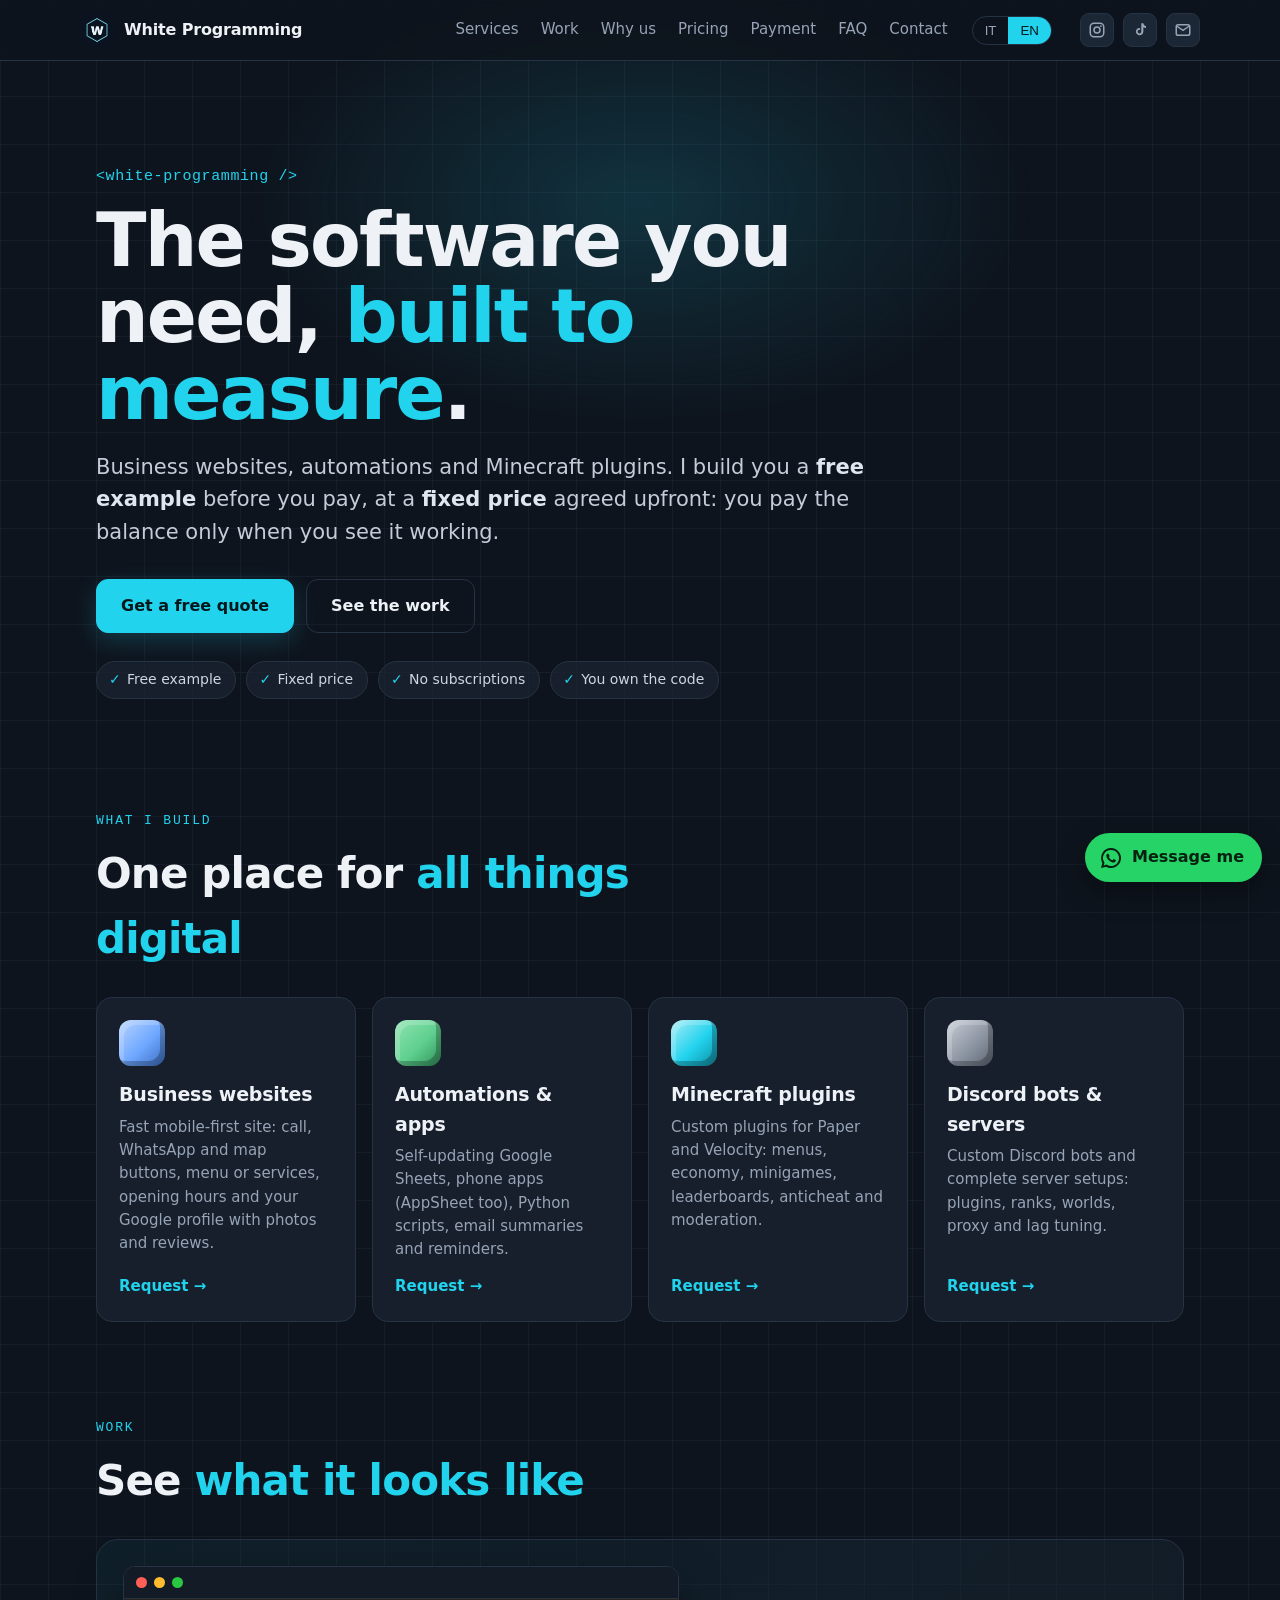
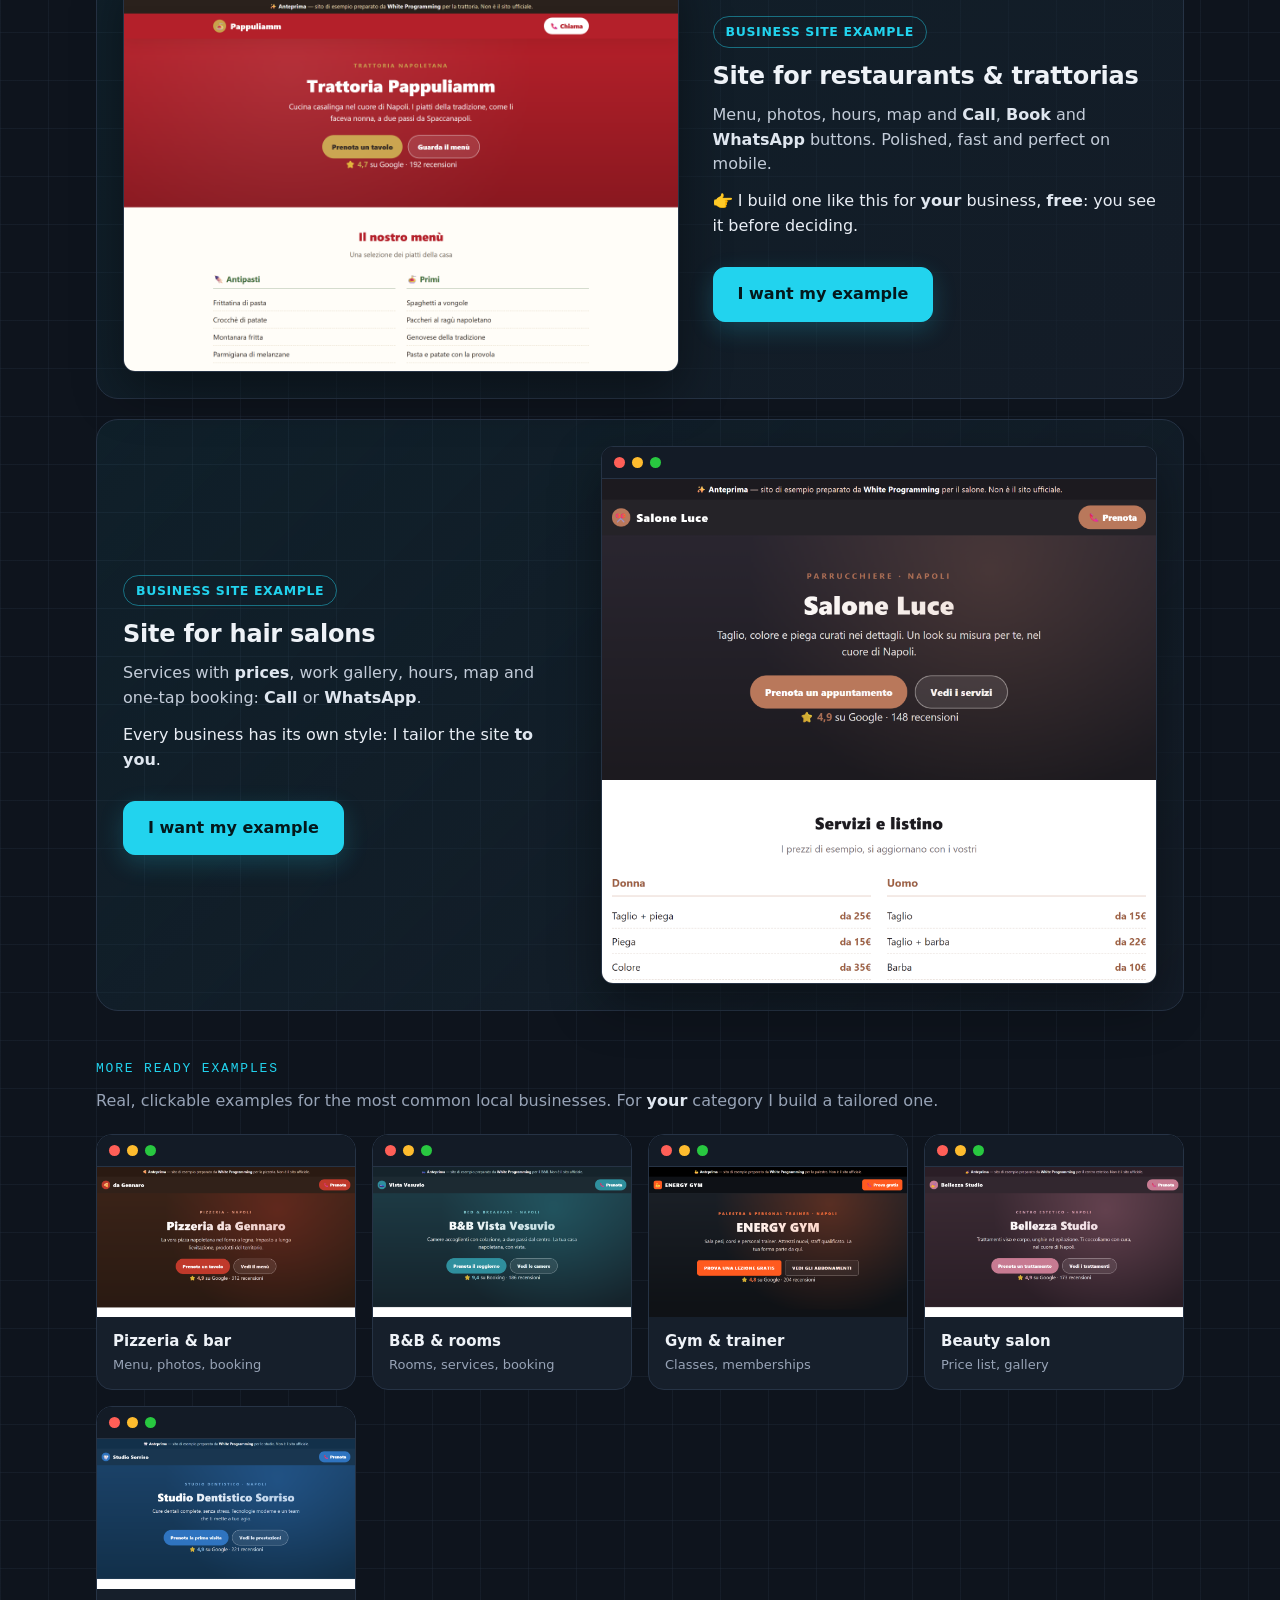
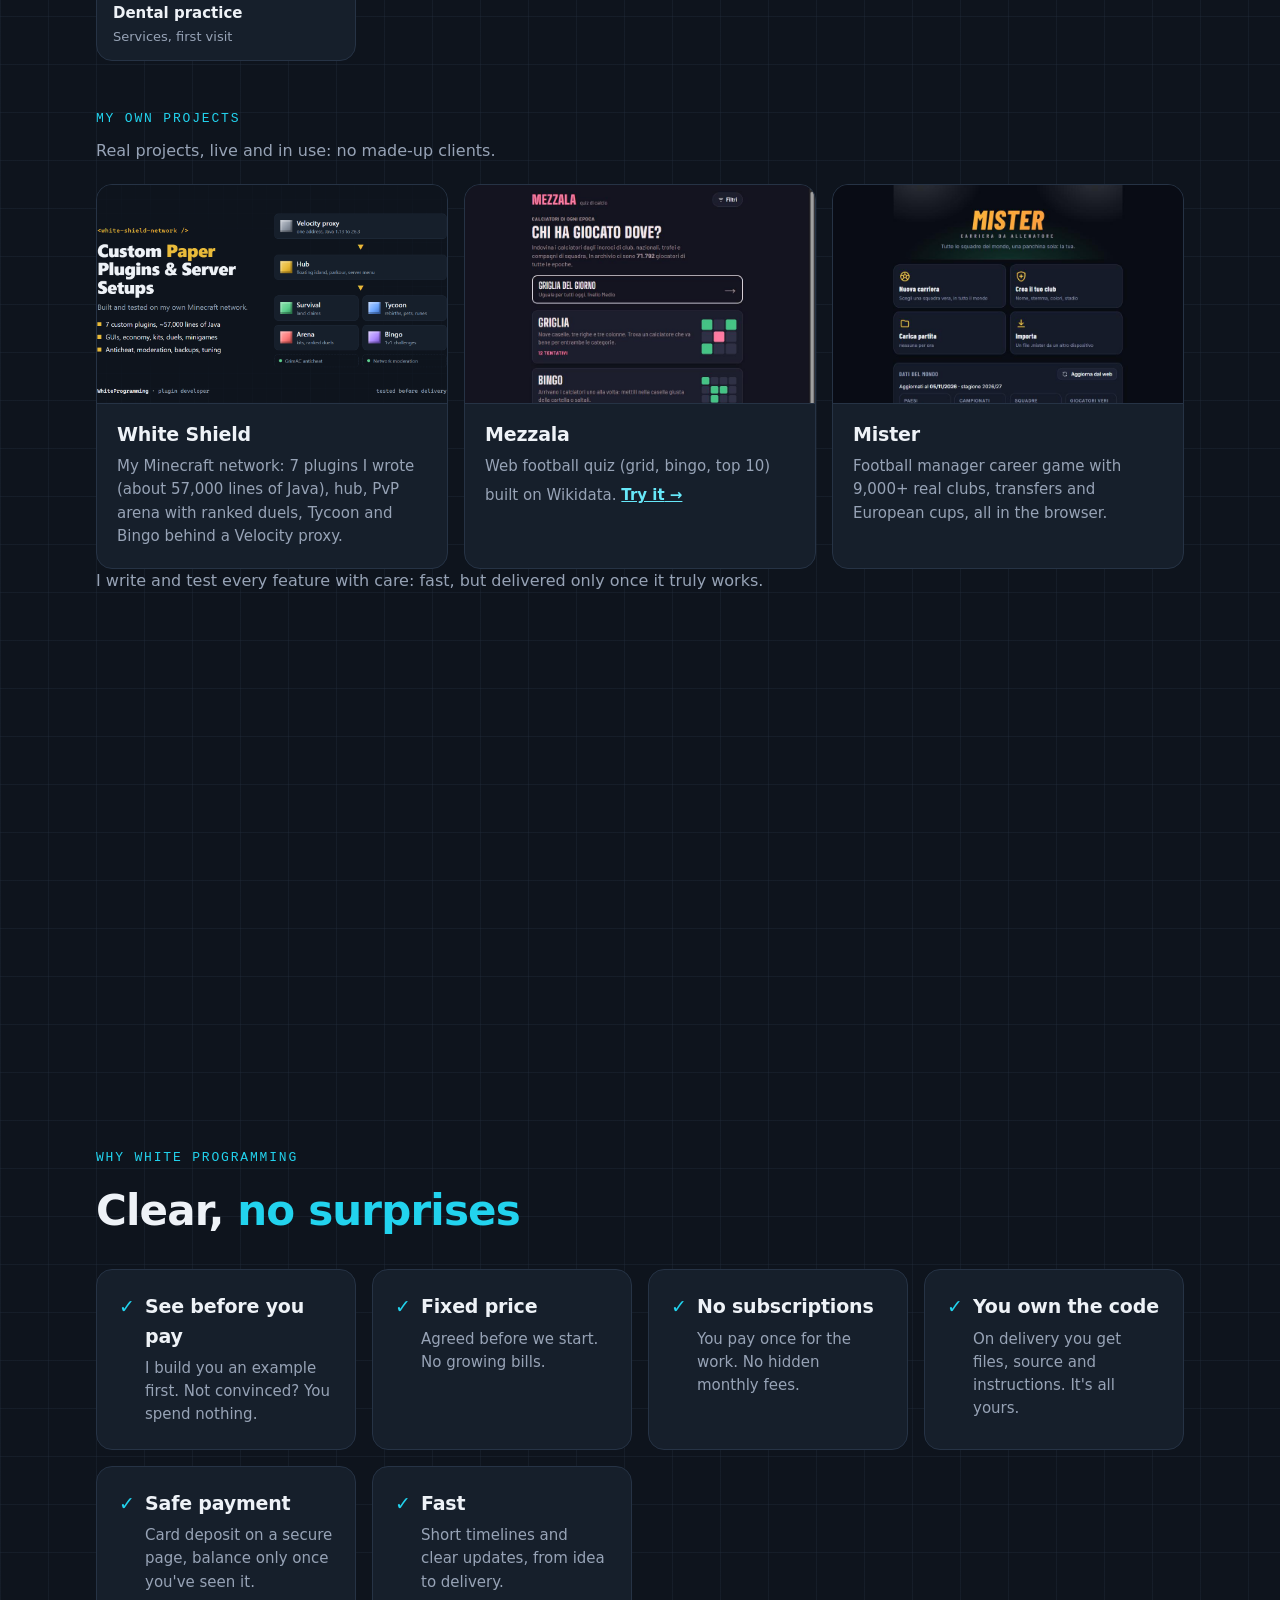
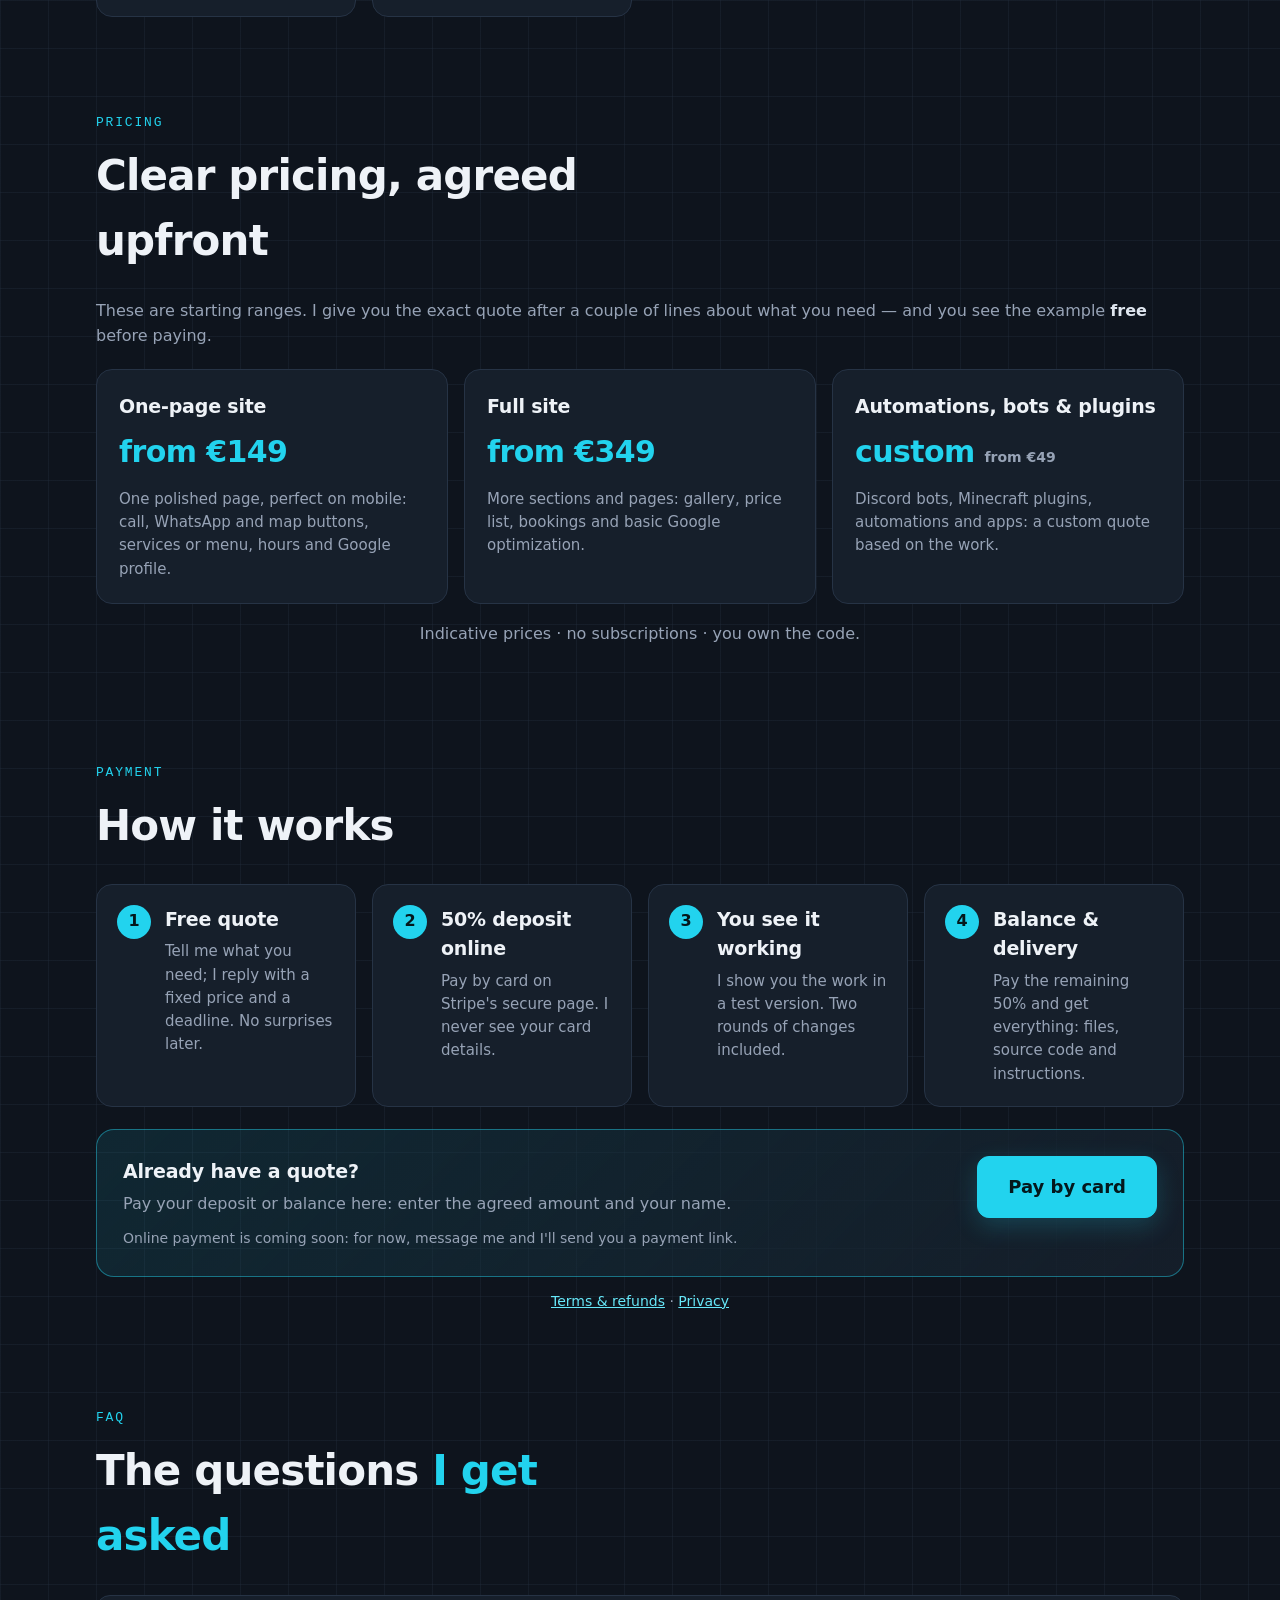
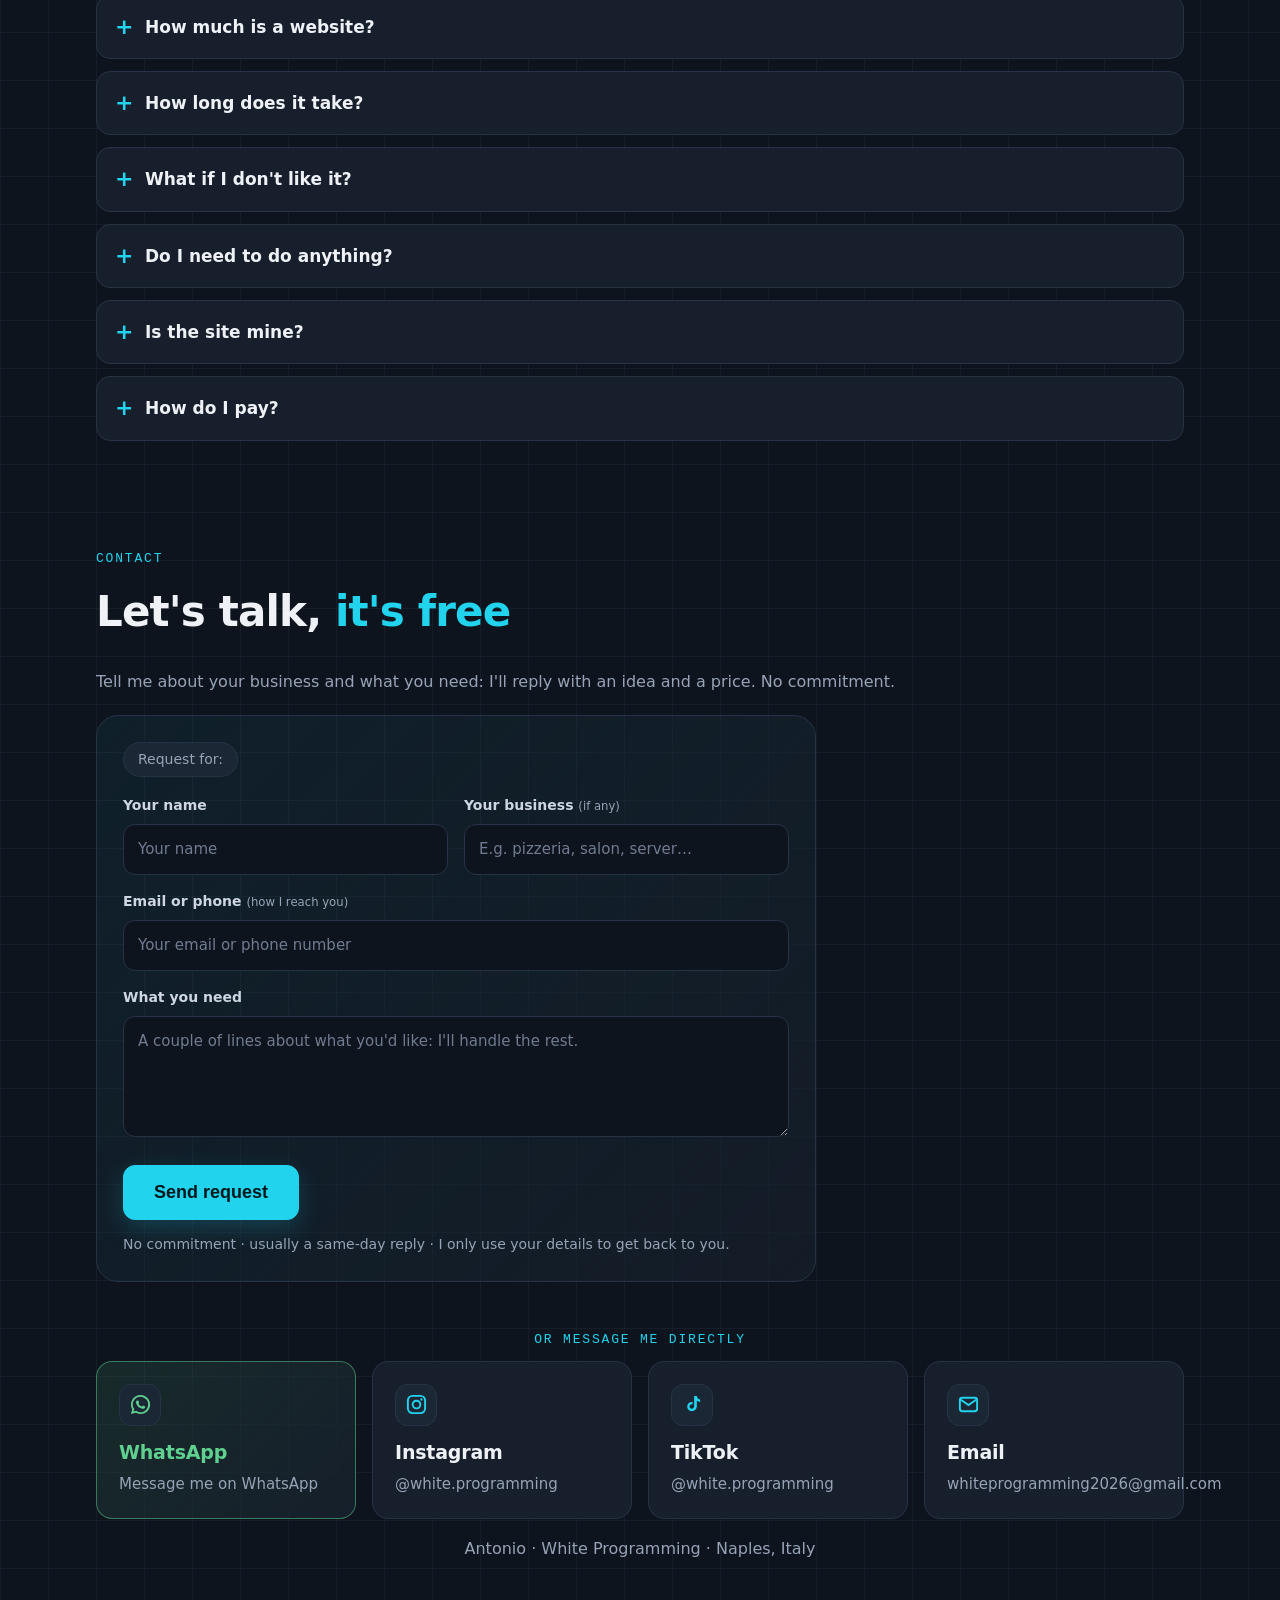
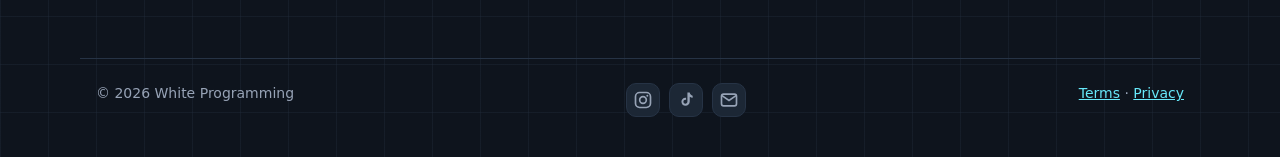
<file: index.html>
<!doctype html>
<html lang="it" data-l="it">
<head>
<meta charset="utf-8">
<meta name="viewport" content="width=device-width, initial-scale=1">
<title>White Programming — Siti, automazioni e software su misura</title>
<meta name="description" content="Siti per attività, automazioni e plugin Minecraft su misura. Esempio gratis prima di pagare, prezzo fisso deciso prima, saldo solo quando lo vedi funzionare. Napoli, Italia.">
<link rel="canonical" href="https://pcantonio180-beep.github.io/">
<link rel="icon" href="img/logo.png?v=2">
<meta name="theme-color" content="#0e141d">
<!-- Anteprima quando condividi il link (WhatsApp, Instagram, ecc.) -->
<meta property="og:type" content="website">
<meta property="og:url" content="https://pcantonio180-beep.github.io/">
<meta property="og:site_name" content="White Programming">
<meta property="og:title" content="White Programming — Siti e software su misura">
<meta property="og:description" content="Ti preparo un esempio del tuo sito gratis, prima che tu paghi. Prezzo fisso, niente abbonamenti. Napoli, Italia.">
<meta property="og:image" content="https://pcantonio180-beep.github.io/img/logo.png?v=2">
<meta name="twitter:card" content="summary">
<link rel="stylesheet" href="stile.css">
<script>document.documentElement.classList.add('js');</script>
</head>
<body>

<header class="top">
  <a class="brand" href="#top"><img src="img/logo.png?v=2" alt="" width="34" height="34"><span>White Programming</span></a>
  <nav>
    <a href="#servizi"><span lang="it">Servizi</span><span lang="en">Services</span></a>
    <a href="#lavori"><span lang="it">Esempi</span><span lang="en">Work</span></a>
    <a href="#perche"><span lang="it">Perché noi</span><span lang="en">Why us</span></a>
    <a href="#prezzi"><span lang="it">Prezzi</span><span lang="en">Pricing</span></a>
    <a href="#pagamento"><span lang="it">Pagamento</span><span lang="en">Payment</span></a>
    <a href="#faq"><span lang="it">Domande</span><span lang="en">FAQ</span></a>
    <a href="#contatti"><span lang="it">Contatti</span><span lang="en">Contact</span></a>
  </nav>
  <div class="langs"><button data-set="it">IT</button><button data-set="en">EN</button></div>
  <div class="social social-top">
    <a href="https://www.instagram.com/white.programming/" target="_blank" rel="noopener" aria-label="Instagram"><svg viewBox="0 0 24 24" aria-hidden="true"><rect x="3" y="3" width="18" height="18" rx="5" fill="none" stroke="currentColor" stroke-width="2"/><circle cx="12" cy="12" r="4" fill="none" stroke="currentColor" stroke-width="2"/><circle cx="17.2" cy="6.8" r="1.2" fill="currentColor"/></svg></a>
    <a href="https://www.tiktok.com/@white.programming" target="_blank" rel="noopener" aria-label="TikTok"><svg viewBox="0 0 24 24" aria-hidden="true"><path fill="currentColor" d="M16.5 3c.35 2 1.6 3.5 3.5 3.8v2.5c-1.3 0-2.5-.4-3.5-1.1v5.7c0 3-2.3 5.1-5.1 5.1-2.7 0-4.9-2.1-4.9-4.9 0-2.7 2.1-4.8 4.8-4.8.3 0 .6 0 .8.1v2.6c-.3-.1-.6-.2-.9-.2-1.3 0-2.3 1-2.3 2.3s1 2.4 2.4 2.4c1.3 0 2.4-1 2.4-2.6V3h2.3z"/></svg></a>
    <a href="mailto:whiteprogramming2026@gmail.com" aria-label="Email"><svg viewBox="0 0 24 24" aria-hidden="true"><rect x="3" y="5" width="18" height="14" rx="2.5" fill="none" stroke="currentColor" stroke-width="2"/><path d="M4 7l8 5.5L20 7" fill="none" stroke="currentColor" stroke-width="2" stroke-linecap="round"/></svg></a>
  </div>
</header>

<main id="top">

<section class="hero">
  <div class="hero-glow" aria-hidden="true"></div>
  <p class="tag">&lt;white-programming /&gt;</p>
  <h1>
    <span lang="it">Il software che ti serve, <em>fatto su misura</em>.</span>
    <span lang="en">The software you need, <em>built to measure</em>.</span>
  </h1>
  <p class="sub">
    <span lang="it">Siti per attività, automazioni e plugin Minecraft. Ti preparo un <b>esempio gratis</b> prima che tu paghi, con un <b>prezzo fisso</b> deciso prima: paghi il saldo solo quando lo vedi funzionare.</span>
    <span lang="en">Business websites, automations and Minecraft plugins. I build you a <b>free example</b> before you pay, at a <b>fixed price</b> agreed upfront: you pay the balance only when you see it working.</span>
  </p>
  <div class="cta">
    <a class="btn gold" id="cta-preventivo" href="#richiesta"><span lang="it">Chiedi un preventivo gratis</span><span lang="en">Get a free quote</span></a>
    <a class="btn ghost" href="#lavori"><span lang="it">Guarda gli esempi</span><span lang="en">See the work</span></a>
  </div>
  <ul class="badges">
    <li><span lang="it">Esempio gratis</span><span lang="en">Free example</span></li>
    <li><span lang="it">Prezzo fisso</span><span lang="en">Fixed price</span></li>
    <li><span lang="it">Niente abbonamenti</span><span lang="en">No subscriptions</span></li>
    <li><span lang="it">Il codice è tuo</span><span lang="en">You own the code</span></li>
  </ul>
</section>

<section id="servizi" class="reveal">
  <p class="eyebrow"><span lang="it">Cosa faccio</span><span lang="en">What I build</span></p>
  <h2><span lang="it">Un unico punto per <em>tutto il digitale</em></span><span lang="en">One place for <em>all things digital</em></span></h2>
  <div class="grid4">
    <article class="card"><div class="ic b"></div>
      <h3><span lang="it">Siti per attività</span><span lang="en">Business websites</span></h3>
      <p><span lang="it">Sito veloce pensato per il telefono: tasti per chiamare, WhatsApp e mappa, menù o servizi, orari e la scheda Google con foto e recensioni.</span><span lang="en">Fast mobile-first site: call, WhatsApp and map buttons, menu or services, opening hours and your Google profile with photos and reviews.</span></p>
      <a class="card-cta" href="#richiesta" data-richiesta="Sito per la mia attività"><span lang="it">Richiedi →</span><span lang="en">Request →</span></a></article>
    <article class="card"><div class="ic g"></div>
      <h3><span lang="it">Automazioni &amp; app</span><span lang="en">Automations &amp; apps</span></h3>
      <p><span lang="it">Fogli Google che si aggiornano da soli, app per il telefono (anche AppSheet), script Python, riepiloghi e promemoria via email.</span><span lang="en">Self-updating Google Sheets, phone apps (AppSheet too), Python scripts, email summaries and reminders.</span></p>
      <a class="card-cta" href="#richiesta" data-richiesta="Un'automazione o un'app"><span lang="it">Richiedi →</span><span lang="en">Request →</span></a></article>
    <article class="card"><div class="ic y"></div>
      <h3><span lang="it">Plugin Minecraft</span><span lang="en">Minecraft plugins</span></h3>
      <p><span lang="it">Plugin su misura per Paper e Velocity: menu, economia, minigiochi, classifiche, anticheat e moderazione.</span><span lang="en">Custom plugins for Paper and Velocity: menus, economy, minigames, leaderboards, anticheat and moderation.</span></p>
      <a class="card-cta" href="#richiesta" data-richiesta="Un plugin Minecraft"><span lang="it">Richiedi →</span><span lang="en">Request →</span></a></article>
    <article class="card"><div class="ic s"></div>
      <h3><span lang="it">Bot Discord &amp; server</span><span lang="en">Discord bots &amp; servers</span></h3>
      <p><span lang="it">Bot Discord su misura e setup di server completi: plugin, permessi, mondi, proxy e ottimizzazione del lag.</span><span lang="en">Custom Discord bots and complete server setups: plugins, ranks, worlds, proxy and lag tuning.</span></p>
      <a class="card-cta" href="#richiesta" data-richiesta="Un bot Discord o un server"><span lang="it">Richiedi →</span><span lang="en">Request →</span></a></article>
  </div>
</section>

<section id="lavori" class="reveal">
  <p class="eyebrow"><span lang="it">Esempi</span><span lang="en">Work</span></p>
  <h2><span lang="it">Guarda <em>com'è fatto</em></span><span lang="en">See <em>what it looks like</em></span></h2>

  <article class="showcase">
    <a class="shot" href="esempi/demo-ristorante.html" target="_blank" rel="noopener" aria-label="Apri l'esempio di sito per ristorante">
      <span class="frame-bar"><i></i><i></i><i></i></span>
      <img src="img/demo-ristorante.png" alt="Esempio di sito per una trattoria" loading="lazy">
    </a>
    <div class="showcase-txt">
      <span class="pill-live"><span lang="it">Esempio di sito per attività</span><span lang="en">Business site example</span></span>
      <h3><span lang="it">Sito per ristoranti e trattorie</span><span lang="en">Site for restaurants &amp; trattorias</span></h3>
      <p><span lang="it">Menù, foto, orari, mappa e i tasti <b>Chiama</b>, <b>Prenota</b> e <b>WhatsApp</b>. Tutto curato, veloce e perfetto sul telefono.</span><span lang="en">Menu, photos, hours, map and <b>Call</b>, <b>Book</b> and <b>WhatsApp</b> buttons. Polished, fast and perfect on mobile.</span></p>
      <p class="hl"><span lang="it">👉 Preparo un esempio così per la <b>tua</b> attività, <b>gratis</b>: lo vedi prima di decidere.</span><span lang="en">👉 I build one like this for <b>your</b> business, <b>free</b>: you see it before deciding.</span></p>
      <a class="btn gold" href="#richiesta" data-richiesta="Un sito per la mia attività (come l'esempio ristorante)"><span lang="it">Voglio il mio esempio</span><span lang="en">I want my example</span></a>
    </div>
  </article>

  <article class="showcase alt">
    <a class="shot" href="esempi/demo-parrucchiere.html" target="_blank" rel="noopener" aria-label="Apri l'esempio di sito per parrucchiere">
      <span class="frame-bar"><i></i><i></i><i></i></span>
      <img src="img/demo-parrucchiere.png" alt="Esempio di sito per un parrucchiere" loading="lazy">
    </a>
    <div class="showcase-txt">
      <span class="pill-live"><span lang="it">Esempio di sito per attività</span><span lang="en">Business site example</span></span>
      <h3><span lang="it">Sito per parrucchieri e saloni</span><span lang="en">Site for hair salons</span></h3>
      <p><span lang="it">Servizi con <b>listino</b>, galleria dei lavori, orari, mappa e la prenotazione con un tasto: <b>Chiama</b> o <b>WhatsApp</b>.</span><span lang="en">Services with <b>prices</b>, work gallery, hours, map and one-tap booking: <b>Call</b> or <b>WhatsApp</b>.</span></p>
      <p class="hl"><span lang="it">Ogni attività ha il suo stile: il sito lo cucio <b>su di te</b>.</span><span lang="en">Every business has its own style: I tailor the site <b>to you</b>.</span></p>
      <a class="btn gold" href="#richiesta" data-richiesta="Un sito per parrucchiere / salone"><span lang="it">Voglio il mio esempio</span><span lang="en">I want my example</span></a>
    </div>
  </article>

  <p class="eyebrow mt"><span lang="it">Altri esempi pronti</span><span lang="en">More ready examples</span></p>
  <p class="note"><span lang="it">Esempi veri e cliccabili per le attività più comuni a Napoli. Per la <b>tua</b> categoria preparo l'esempio su misura.</span><span lang="en">Real, clickable examples for the most common local businesses. For <b>your</b> category I build a tailored one.</span></p>
  <div class="ex-grid">
    <a class="ex" href="esempi/demo-pizzeria.html" target="_blank" rel="noopener">
      <span class="ex-shot"><span class="frame-bar"><i></i><i></i><i></i></span><img src="img/demo-pizzeria.png" alt="Esempio di sito per pizzeria" loading="lazy"></span>
      <span class="ex-cap"><b><span lang="it">Pizzeria &amp; bar</span><span lang="en">Pizzeria &amp; bar</span></b><small><span lang="it">Menù, foto, prenota</span><span lang="en">Menu, photos, booking</span></small></span>
    </a>
    <a class="ex" href="esempi/demo-bb.html" target="_blank" rel="noopener">
      <span class="ex-shot"><span class="frame-bar"><i></i><i></i><i></i></span><img src="img/demo-bb.png" alt="Esempio di sito per B&amp;B" loading="lazy"></span>
      <span class="ex-cap"><b><span lang="it">B&amp;B &amp; affittacamere</span><span lang="en">B&amp;B &amp; rooms</span></b><small><span lang="it">Camere, servizi, prenota</span><span lang="en">Rooms, services, booking</span></small></span>
    </a>
    <a class="ex" href="esempi/demo-palestra.html" target="_blank" rel="noopener">
      <span class="ex-shot"><span class="frame-bar"><i></i><i></i><i></i></span><img src="img/demo-palestra.png" alt="Esempio di sito per palestra" loading="lazy"></span>
      <span class="ex-cap"><b><span lang="it">Palestra &amp; personal</span><span lang="en">Gym &amp; trainer</span></b><small><span lang="it">Corsi, abbonamenti</span><span lang="en">Classes, memberships</span></small></span>
    </a>
    <a class="ex" href="esempi/demo-estetista.html" target="_blank" rel="noopener">
      <span class="ex-shot"><span class="frame-bar"><i></i><i></i><i></i></span><img src="img/demo-estetista.png" alt="Esempio di sito per centro estetico" loading="lazy"></span>
      <span class="ex-cap"><b><span lang="it">Centro estetico</span><span lang="en">Beauty salon</span></b><small><span lang="it">Listino, galleria</span><span lang="en">Price list, gallery</span></small></span>
    </a>
    <a class="ex" href="esempi/demo-dentista.html" target="_blank" rel="noopener">
      <span class="ex-shot"><span class="frame-bar"><i></i><i></i><i></i></span><img src="img/demo-dentista.png" alt="Esempio di sito per studio dentistico" loading="lazy"></span>
      <span class="ex-cap"><b><span lang="it">Studio dentistico</span><span lang="en">Dental practice</span></b><small><span lang="it">Prestazioni, prima visita</span><span lang="en">Services, first visit</span></small></span>
    </a>
  </div>

  <p class="eyebrow mt"><span lang="it">Progetti miei</span><span lang="en">My own projects</span></p>
  <p class="note"><span lang="it">Progetti veri, funzionanti e in uso: nessun cliente inventato.</span><span lang="en">Real projects, live and in use: no made-up clients.</span></p>
  <div class="grid3">
    <article class="work"><img src="img/whiteshield.png" alt="White Shield" loading="lazy">
      <h3>White Shield</h3>
      <p><span lang="it">La mia rete Minecraft: 7 plugin scritti da me (circa 57.000 righe di Java), hub, arena PvP con duelli classificati, Tycoon e Bingo dietro un proxy Velocity.</span><span lang="en">My Minecraft network: 7 plugins I wrote (about 57,000 lines of Java), hub, PvP arena with ranked duels, Tycoon and Bingo behind a Velocity proxy.</span></p></article>
    <article class="work"><img src="img/mezzala.jpg" alt="Mezzala" loading="lazy">
      <h3>Mezzala</h3>
      <p><span lang="it">Quiz di calcio sul web (griglia, bingo, top 10) coi dati di Wikidata.</span><span lang="en">Web football quiz (grid, bingo, top 10) built on Wikidata.</span>
      <a href="https://studio-g.taildbe68a.ts.net/mezzala-kdwexqco5a/" target="_blank" rel="noopener"><span lang="it">Provalo</span><span lang="en">Try it</span> →</a></p></article>
    <article class="work"><img src="img/mister.jpg" alt="Mister" loading="lazy">
      <h3>Mister</h3>
      <p><span lang="it">Gioco di carriera da allenatore con 9.000+ squadre vere, mercato e coppe europee, tutto nel browser.</span><span lang="en">Football manager career game with 9,000+ real clubs, transfers and European cups, all in the browser.</span></p></article>
  </div>
  <p class="note"><span lang="it">Scrivo e provo ogni funzione con cura: vado veloce, ma te la consegno solo quando funziona davvero.</span><span lang="en">I write and test every feature with care: fast, but delivered only once it truly works.</span></p>
</section>

<section id="chi" class="reveal">
  <p class="eyebrow"><span lang="it">Chi c'è dietro</span><span lang="en">Who's behind it</span></p>
  <h2><span lang="it">Parli <em>direttamente con me</em></span><span lang="en">You deal <em>directly with me</em></span></h2>
  <p class="note"><span lang="it">Sono Antonio, di Napoli. White Programming è il mio progetto: quando mi scrivi parli con chi fa davvero il lavoro, non con un call center o un intermediario. Non mostro la faccia — mostro i risultati.</span><span lang="en">I'm Antonio, from Naples. White Programming is my own project: when you message me you talk to the person actually doing the work, not a call center. I don't show my face — I show results.</span></p>
  <div class="grid3 promesse">
    <div class="promise"><h3><span lang="it">Parli con me</span><span lang="en">Talk to me directly</span></h3><p><span lang="it">Nessun intermediario: segui il lavoro con la persona che lo fa.</span><span lang="en">No middleman: you follow the work with the person who makes it.</span></p></div>
    <div class="promise"><h3><span lang="it">Tempi rispettati</span><span lang="en">Deadlines kept</span></h3><p><span lang="it">Ti dico quando è pronto e lo rispetto, con aggiornamenti chiari lungo la strada.</span><span lang="en">I tell you when it'll be ready and I stick to it, with clear updates along the way.</span></p></div>
    <div class="promise"><h3><span lang="it">Parole semplici</span><span lang="en">Plain words</span></h3><p><span lang="it">Niente termini complicati: ti spiego tutto come si deve, passo passo.</span><span lang="en">No jargon: I explain everything properly, step by step.</span></p></div>
  </div>
</section>

<section id="perche" class="reveal">
  <p class="eyebrow"><span lang="it">Perché White Programming</span><span lang="en">Why White Programming</span></p>
  <h2><span lang="it">Chiaro, <em>senza sorprese</em></span><span lang="en">Clear, <em>no surprises</em></span></h2>
  <div class="grid3 promesse">
    <div class="promise"><h3><span lang="it">Vedi prima di pagare</span><span lang="en">See before you pay</span></h3><p><span lang="it">Ti preparo un esempio del lavoro. Se non ti convince, non spendi niente.</span><span lang="en">I build you an example first. Not convinced? You spend nothing.</span></p></div>
    <div class="promise"><h3><span lang="it">Prezzo fisso</span><span lang="en">Fixed price</span></h3><p><span lang="it">Deciso prima di iniziare. Niente conti che si allungano.</span><span lang="en">Agreed before we start. No growing bills.</span></p></div>
    <div class="promise"><h3><span lang="it">Niente abbonamenti</span><span lang="en">No subscriptions</span></h3><p><span lang="it">Paghi una volta per il lavoro. Nessun costo mensile nascosto.</span><span lang="en">You pay once for the work. No hidden monthly fees.</span></p></div>
    <div class="promise"><h3><span lang="it">Il codice è tuo</span><span lang="en">You own the code</span></h3><p><span lang="it">Alla consegna ricevi file, codice e istruzioni. Resta tutto a te.</span><span lang="en">On delivery you get files, source and instructions. It's all yours.</span></p></div>
    <div class="promise"><h3><span lang="it">Pagamento sicuro</span><span lang="en">Safe payment</span></h3><p><span lang="it">Acconto con carta su pagina sicura, saldo solo a lavoro visto.</span><span lang="en">Card deposit on a secure page, balance only once you've seen it.</span></p></div>
    <div class="promise"><h3><span lang="it">Veloce</span><span lang="en">Fast</span></h3><p><span lang="it">Tempi brevi e aggiornamenti chiari, dall'idea alla consegna.</span><span lang="en">Short timelines and clear updates, from idea to delivery.</span></p></div>
  </div>
</section>

<section id="prezzi" class="prezzi reveal">
  <p class="eyebrow"><span lang="it">Prezzi</span><span lang="en">Pricing</span></p>
  <h2><span lang="it">Prezzi <em>chiari</em>, decisi prima</span><span lang="en">Clear pricing, agreed upfront</span></h2>
  <p class="note"><span lang="it">Queste sono fasce di partenza. Il preventivo esatto te lo do dopo due righe su cosa ti serve — e l'esempio lo vedi <b>gratis</b> prima di pagare.</span><span lang="en">These are starting ranges. I give you the exact quote after a couple of lines about what you need — and you see the example <b>free</b> before paying.</span></p>
  <div class="grid3">
    <article class="card">
      <h3><span lang="it">Sito vetrina</span><span lang="en">One-page site</span></h3>
      <span class="price"><span lang="it">da 149€</span><span lang="en">from €149</span></span>
      <p><span lang="it">Una pagina curata, perfetta sul telefono: tasti chiama, WhatsApp e mappa, servizi o menù, orari e scheda Google.</span><span lang="en">One polished page, perfect on mobile: call, WhatsApp and map buttons, services or menu, hours and Google profile.</span></p>
    </article>
    <article class="card">
      <h3><span lang="it">Sito completo</span><span lang="en">Full site</span></h3>
      <span class="price"><span lang="it">da 349€</span><span lang="en">from €349</span></span>
      <p><span lang="it">Più sezioni e pagine: galleria, listino, prenotazioni e una base di ottimizzazione per Google.</span><span lang="en">More sections and pages: gallery, price list, bookings and basic Google optimization.</span></p>
    </article>
    <article class="card">
      <h3><span lang="it">Automazioni, bot e plugin</span><span lang="en">Automations, bots &amp; plugins</span></h3>
      <span class="price"><span lang="it">su misura <small>da 49€</small></span><span lang="en">custom <small>from €49</small></span></span>
      <p><span lang="it">Bot Discord, plugin Minecraft, automazioni e app: preventivo su misura in base al lavoro.</span><span lang="en">Discord bots, Minecraft plugins, automations and apps: a custom quote based on the work.</span></p>
    </article>
  </div>
  <p class="note center"><span lang="it">Prezzi indicativi · niente abbonamenti · il codice è tuo.</span><span lang="en">Indicative prices · no subscriptions · you own the code.</span></p>
</section>

<section id="pagamento" class="pay reveal">
  <p class="eyebrow"><span lang="it">Pagamento</span><span lang="en">Payment</span></p>
  <h2><span lang="it">Come funziona</span><span lang="en">How it works</span></h2>
  <ol class="steps">
    <li><b>1</b><div><h3><span lang="it">Preventivo gratis</span><span lang="en">Free quote</span></h3>
      <p><span lang="it">Mi scrivi cosa ti serve, ti rispondo con prezzo fisso e tempi. Niente sorprese dopo.</span><span lang="en">Tell me what you need; I reply with a fixed price and a deadline. No surprises later.</span></p></div></li>
    <li><b>2</b><div><h3><span lang="it">Acconto del 50% online</span><span lang="en">50% deposit online</span></h3>
      <p><span lang="it">Paghi con carta sulla pagina sicura di Stripe. Io non vedo mai i dati della tua carta.</span><span lang="en">Pay by card on Stripe's secure page. I never see your card details.</span></p></div></li>
    <li><b>3</b><div><h3><span lang="it">Lo vedi funzionare</span><span lang="en">You see it working</span></h3>
      <p><span lang="it">Ti mostro il lavoro in prova. Due giri di modifiche sono compresi.</span><span lang="en">I show you the work in a test version. Two rounds of changes included.</span></p></div></li>
    <li><b>4</b><div><h3><span lang="it">Saldo e consegna</span><span lang="en">Balance &amp; delivery</span></h3>
      <p><span lang="it">Paghi il restante 50% e ricevi tutto: file, codice e istruzioni.</span><span lang="en">Pay the remaining 50% and get everything: files, source code and instructions.</span></p></div></li>
  </ol>
  <div class="paybox">
    <div>
      <h3><span lang="it">Hai già il preventivo?</span><span lang="en">Already have a quote?</span></h3>
      <p><span lang="it">Paga qui l'acconto o il saldo: inserisci l'importo concordato e il tuo nome.</span><span lang="en">Pay your deposit or balance here: enter the agreed amount and your name.</span></p>
    </div>
    <a id="paga" class="btn gold big" href="#contatti">
      <span lang="it">Paga con carta</span><span lang="en">Pay by card</span>
    </a>
    <p id="paga-nota" class="small">
      <span lang="it">Il pagamento online arriva a breve: per ora scrivimi e ti mando il link di pagamento.</span>
      <span lang="en">Online payment is coming soon: for now, message me and I'll send you a payment link.</span>
    </p>
  </div>
  <p class="small center"><a href="termini.html"><span lang="it">Termini e rimborsi</span><span lang="en">Terms &amp; refunds</span></a> · <a href="privacy.html">Privacy</a></p>
</section>

<section id="faq" class="faq reveal">
  <p class="eyebrow"><span lang="it">Domande frequenti</span><span lang="en">FAQ</span></p>
  <h2><span lang="it">Le domande <em>che mi fanno</em></span><span lang="en">The questions <em>I get asked</em></span></h2>
  <details><summary><span lang="it">Quanto costa un sito?</span><span lang="en">How much is a website?</span></summary>
    <p><span lang="it">Dipende da cosa ti serve, ma parti da fasce chiare (vedi Prezzi). Prima ti preparo un esempio gratis, poi decidi.</span><span lang="en">It depends on what you need, but you start from clear ranges (see Pricing). I build you a free example first, then you decide.</span></p></details>
  <details><summary><span lang="it">Quanto tempo ci vuole?</span><span lang="en">How long does it take?</span></summary>
    <p><span lang="it">Di solito pochi giorni per un sito vetrina. I tempi esatti te li dico insieme al preventivo.</span><span lang="en">Usually a few days for a one-page site. I give you the exact timing together with the quote.</span></p></details>
  <details><summary><span lang="it">E se non mi piace?</span><span lang="en">What if I don't like it?</span></summary>
    <p><span lang="it">Non paghi. Ti mostro un esempio prima: se non ti convince, non spendi niente.</span><span lang="en">You don't pay. I show you an example first: if it doesn't convince you, you spend nothing.</span></p></details>
  <details><summary><span lang="it">Devo fare qualcosa io?</span><span lang="en">Do I need to do anything?</span></summary>
    <p><span lang="it">Quasi niente: mi mandi foto, orari e due informazioni. Al resto penso io.</span><span lang="en">Almost nothing: you send me photos, hours and a couple of details. I take care of the rest.</span></p></details>
  <details><summary><span lang="it">Il sito è mio?</span><span lang="en">Is the site mine?</span></summary>
    <p><span lang="it">Sì. Alla consegna ricevi file, codice e istruzioni: è tutto tuo, senza abbonamenti.</span><span lang="en">Yes. On delivery you get files, source and instructions: it's all yours, no subscriptions.</span></p></details>
  <details><summary><span lang="it">Come si paga?</span><span lang="en">How do I pay?</span></summary>
    <p><span lang="it">Acconto del 50% con carta su pagina sicura, saldo solo a lavoro visto.</span><span lang="en">A 50% deposit by card on a secure page, balance only once you've seen the work.</span></p></details>
</section>

<section id="contatti" class="reveal">
  <p class="eyebrow"><span lang="it">Contatti</span><span lang="en">Contact</span></p>
  <h2><span lang="it">Parliamone, <em>è gratis</em></span><span lang="en">Let's talk, <em>it's free</em></span></h2>
  <p class="note"><span lang="it">Dimmi che attività hai e cosa ti serve: ti rispondo con un'idea e un prezzo. Senza impegno.</span><span lang="en">Tell me about your business and what you need: I'll reply with an idea and a price. No commitment.</span></p>

  <form id="richiesta" class="richiesta" action="https://formsubmit.co/whiteprogramming2026@gmail.com" method="POST">
    <input type="hidden" name="_subject" value="Nuova richiesta dal sito White Programming">
    <input type="hidden" name="_captcha" value="false">
    <input type="hidden" name="_template" value="table">
    <input type="hidden" name="_next" value="https://pcantonio180-beep.github.io/grazie.html">
    <input type="text" name="_honey" tabindex="-1" autocomplete="off" aria-hidden="true" style="position:absolute;left:-9999px">
    <input type="hidden" id="f-servizio" name="Servizio" value="">
    <p id="richiesta-tag" class="req-tag" hidden><span lang="it">Richiesta per:</span><span lang="en">Request for:</span> <b></b></p>
    <div class="f-row">
      <label class="f-field">
        <span lang="it">Il tuo nome</span><span lang="en">Your name</span>
        <input type="text" name="Nome" required autocomplete="name" data-ph-it="Come ti chiami" data-ph-en="Your name">
      </label>
      <label class="f-field">
        <span lang="it">La tua attività <small>(se ce l'hai)</small></span><span lang="en">Your business <small>(if any)</small></span>
        <input type="text" name="Attività" autocomplete="organization" data-ph-it="Es. pizzeria, parrucchiere, server…" data-ph-en="E.g. pizzeria, salon, server…">
      </label>
    </div>
    <label class="f-field">
      <span lang="it">Email o telefono <small>(come ti ricontatto)</small></span><span lang="en">Email or phone <small>(how I reach you)</small></span>
      <input type="text" name="Contatto" required data-ph-it="La tua email o il tuo numero" data-ph-en="Your email or phone number">
    </label>
    <label class="f-field">
      <span lang="it">Cosa ti serve</span><span lang="en">What you need</span>
      <textarea name="Messaggio" rows="4" required data-ph-it="Scrivi due righe su cosa vorresti: ci penso io al resto." data-ph-en="A couple of lines about what you'd like: I'll handle the rest."></textarea>
    </label>
    <button class="btn gold big" type="submit"><span lang="it">Invia la richiesta</span><span lang="en">Send request</span></button>
    <p class="small req-note"><span lang="it">Nessun impegno · ti rispondo di solito in giornata · i tuoi dati li uso solo per ricontattarti.</span><span lang="en">No commitment · usually a same-day reply · I only use your details to get back to you.</span></p>
  </form>

  <p class="eyebrow mt center"><span lang="it">Oppure scrivimi direttamente</span><span lang="en">Or message me directly</span></p>
  <div class="grid3 contacts">
    <a class="card link wa" id="c-whatsapp" href="#contatti" hidden><span class="ic-social"><svg viewBox="0 0 24 24" aria-hidden="true"><path fill="currentColor" d="M12 2a10 10 0 00-8.6 15L2 22l5.1-1.3A10 10 0 1012 2zm0 2a8 8 0 11-4.2 14.8l-.3-.2-2.8.8.8-2.7-.2-.3A8 8 0 0112 4zm4.5 9.9c-.2-.1-1.4-.7-1.6-.8-.2-.1-.4-.1-.5.1l-.7.9c-.1.2-.3.2-.5.1a6.5 6.5 0 01-3.2-2.8c-.1-.2 0-.4.1-.5l.4-.5c.1-.2.1-.3 0-.5l-.7-1.7c-.2-.4-.4-.4-.5-.4h-.5c-.2 0-.5.1-.7.3-.2.2-.8.8-.8 1.9s.9 2.2 1 2.4c.1.1 1.7 2.6 4.1 3.5 1.4.6 2 .6 2.7.5.4-.1 1.4-.6 1.6-1.1.2-.5.2-1 .1-1.1 0 0-.2-.1-.4-.2z"/></svg></span><h3>WhatsApp</h3><p><span lang="it">Scrivimi su WhatsApp</span><span lang="en">Message me on WhatsApp</span></p></a>
    <a class="card link" href="https://www.instagram.com/white.programming/" target="_blank" rel="noopener"><span class="ic-social"><svg viewBox="0 0 24 24" aria-hidden="true"><rect x="3" y="3" width="18" height="18" rx="5" fill="none" stroke="currentColor" stroke-width="2"/><circle cx="12" cy="12" r="4" fill="none" stroke="currentColor" stroke-width="2"/><circle cx="17.2" cy="6.8" r="1.2" fill="currentColor"/></svg></span><h3>Instagram</h3><p>@white.programming</p></a>
    <a class="card link" href="https://www.tiktok.com/@white.programming" target="_blank" rel="noopener"><span class="ic-social"><svg viewBox="0 0 24 24" aria-hidden="true"><path fill="currentColor" d="M16.5 3c.35 2 1.6 3.5 3.5 3.8v2.5c-1.3 0-2.5-.4-3.5-1.1v5.7c0 3-2.3 5.1-5.1 5.1-2.7 0-4.9-2.1-4.9-4.9 0-2.7 2.1-4.8 4.8-4.8.3 0 .6 0 .8.1v2.6c-.3-.1-.6-.2-.9-.2-1.3 0-2.3 1-2.3 2.3s1 2.4 2.4 2.4c1.3 0 2.4-1 2.4-2.6V3h2.3z"/></svg></span><h3>TikTok</h3><p>@white.programming</p></a>
    <a class="card link" id="c-email" href="mailto:whiteprogramming2026@gmail.com"><span class="ic-social"><svg viewBox="0 0 24 24" aria-hidden="true"><rect x="3" y="5" width="18" height="14" rx="2.5" fill="none" stroke="currentColor" stroke-width="2"/><path d="M4 7l8 5.5L20 7" fill="none" stroke="currentColor" stroke-width="2" stroke-linecap="round"/></svg></span><h3>Email</h3><p>whiteprogramming2026@gmail.com</p></a>
  </div>
  <p class="note center"><span lang="it">Antonio · White Programming · Napoli, Italia</span><span lang="en">Antonio · White Programming · Naples, Italy</span></p>
</section>
</main>

<footer>
  <span>© 2026 White Programming</span>
  <div class="social">
    <a href="https://www.instagram.com/white.programming/" target="_blank" rel="noopener" aria-label="Instagram"><svg viewBox="0 0 24 24" aria-hidden="true"><rect x="3" y="3" width="18" height="18" rx="5" fill="none" stroke="currentColor" stroke-width="2"/><circle cx="12" cy="12" r="4" fill="none" stroke="currentColor" stroke-width="2"/><circle cx="17.2" cy="6.8" r="1.2" fill="currentColor"/></svg></a>
    <a href="https://www.tiktok.com/@white.programming" target="_blank" rel="noopener" aria-label="TikTok"><svg viewBox="0 0 24 24" aria-hidden="true"><path fill="currentColor" d="M16.5 3c.35 2 1.6 3.5 3.5 3.8v2.5c-1.3 0-2.5-.4-3.5-1.1v5.7c0 3-2.3 5.1-5.1 5.1-2.7 0-4.9-2.1-4.9-4.9 0-2.7 2.1-4.8 4.8-4.8.3 0 .6 0 .8.1v2.6c-.3-.1-.6-.2-.9-.2-1.3 0-2.3 1-2.3 2.3s1 2.4 2.4 2.4c1.3 0 2.4-1 2.4-2.6V3h2.3z"/></svg></a>
    <a href="mailto:whiteprogramming2026@gmail.com" aria-label="Email"><svg viewBox="0 0 24 24" aria-hidden="true"><rect x="3" y="5" width="18" height="14" rx="2.5" fill="none" stroke="currentColor" stroke-width="2"/><path d="M4 7l8 5.5L20 7" fill="none" stroke="currentColor" stroke-width="2" stroke-linecap="round"/></svg></a>
  </div>
  <span><a href="termini.html"><span lang="it">Termini</span><span lang="en">Terms</span></a> · <a href="privacy.html">Privacy</a></span>
</footer>

<a id="wa-float" class="wa-float" href="#contatti" target="_blank" rel="noopener" hidden aria-label="Scrivimi su WhatsApp">
  <svg viewBox="0 0 24 24" aria-hidden="true"><path fill="currentColor" d="M12 2a10 10 0 00-8.6 15L2 22l5.1-1.3A10 10 0 1012 2zm0 2a8 8 0 11-4.2 14.8l-.3-.2-2.8.8.8-2.7-.2-.3A8 8 0 0112 4zm4.5 9.9c-.2-.1-1.4-.7-1.6-.8-.2-.1-.4-.1-.5.1l-.7.9c-.1.2-.3.2-.5.1a6.5 6.5 0 01-3.2-2.8c-.1-.2 0-.4.1-.5l.4-.5c.1-.2.1-.3 0-.5l-.7-1.7c-.2-.4-.4-.4-.5-.4h-.5c-.2 0-.5.1-.7.3-.2.2-.8.8-.8 1.9s.9 2.2 1 2.4c.1.1 1.7 2.6 4.1 3.5 1.4.6 2 .6 2.7.5.4-.1 1.4-.6 1.6-1.1.2-.5.2-1 .1-1.1 0 0-.2-.1-.4-.2z"/></svg>
  <span lang="it">Scrivimi</span><span lang="en">Message me</span>
</a>

<script src="lingua.js"></script>
<script>
/* === CONFIGURAZIONE — cambia solo questi due valori quando li hai === */
// Il tuo numero WhatsApp in formato internazionale senza + né spazi (es. "393401234567").
// Lascialo vuoto finché non hai la SIM: il tasto WhatsApp resta nascosto.
const WHATSAPP = "393500915386"; // WhatsApp Business, numero Kena (+39 350 091 5386)
// Link di pagamento Stripe (Payment Link). Finché è vuoto il tasto porta ai contatti.
const STRIPE_LINK = "";

(function () {
  // WhatsApp: mostra il tasto e porta la chat con un messaggio già pronto
  if (WHATSAPP) {
    const testo = encodeURIComponent("Ciao! Ho visto il sito di White Programming e vorrei un preventivo.");
    const url = "https://wa.me/" + WHATSAPP + "?text=" + testo;
    const card = document.getElementById("c-whatsapp");
    card.href = url; card.target = "_blank"; card.rel = "noopener"; card.hidden = false;
    const cta = document.getElementById("cta-preventivo");
    cta.href = url; cta.target = "_blank"; cta.rel = "noopener";
    const flot = document.getElementById("wa-float");
    flot.href = url; flot.hidden = false;
  }
  // Stripe
  if (STRIPE_LINK) {
    const paga = document.getElementById("paga");
    paga.href = STRIPE_LINK; paga.target = "_blank"; paga.rel = "noopener";
    document.getElementById("paga-nota").hidden = true;
  }
  // Animazione in entrata, leggera e senza librerie
  const io = new IntersectionObserver((entries) => {
    entries.forEach(e => { if (e.isIntersecting) { e.target.classList.add("in"); io.unobserve(e.target); } });
  }, { threshold: 0.12 });
  document.querySelectorAll(".reveal").forEach(el => io.observe(el));

  // Modulo richiesta: i pulsanti "Richiedi" riempiono il servizio scelto
  const servInput = document.getElementById("f-servizio");
  const servTag = document.getElementById("richiesta-tag");
  document.querySelectorAll("[data-richiesta]").forEach(a => {
    a.addEventListener("click", () => {
      const v = a.getAttribute("data-richiesta");
      if (servInput) servInput.value = v;
      if (servTag) { servTag.querySelector("b").textContent = v; servTag.hidden = false; }
      const msg = document.querySelector('#richiesta [name="Messaggio"]');
      if (msg) setTimeout(() => msg.focus({ preventScroll: true }), 450);
    });
  });
  // Placeholder bilingue: seguono la lingua scelta
  function setPlaceholders() {
    const en = document.documentElement.dataset.l === "en";
    document.querySelectorAll("#richiesta [data-ph-it]").forEach(el => {
      el.placeholder = en ? el.getAttribute("data-ph-en") : el.getAttribute("data-ph-it");
    });
  }
  setPlaceholders();
  document.querySelectorAll(".langs button").forEach(b => b.addEventListener("click", () => setTimeout(setPlaceholders, 0)));
})();
</script>
</body>
</html>
</file>
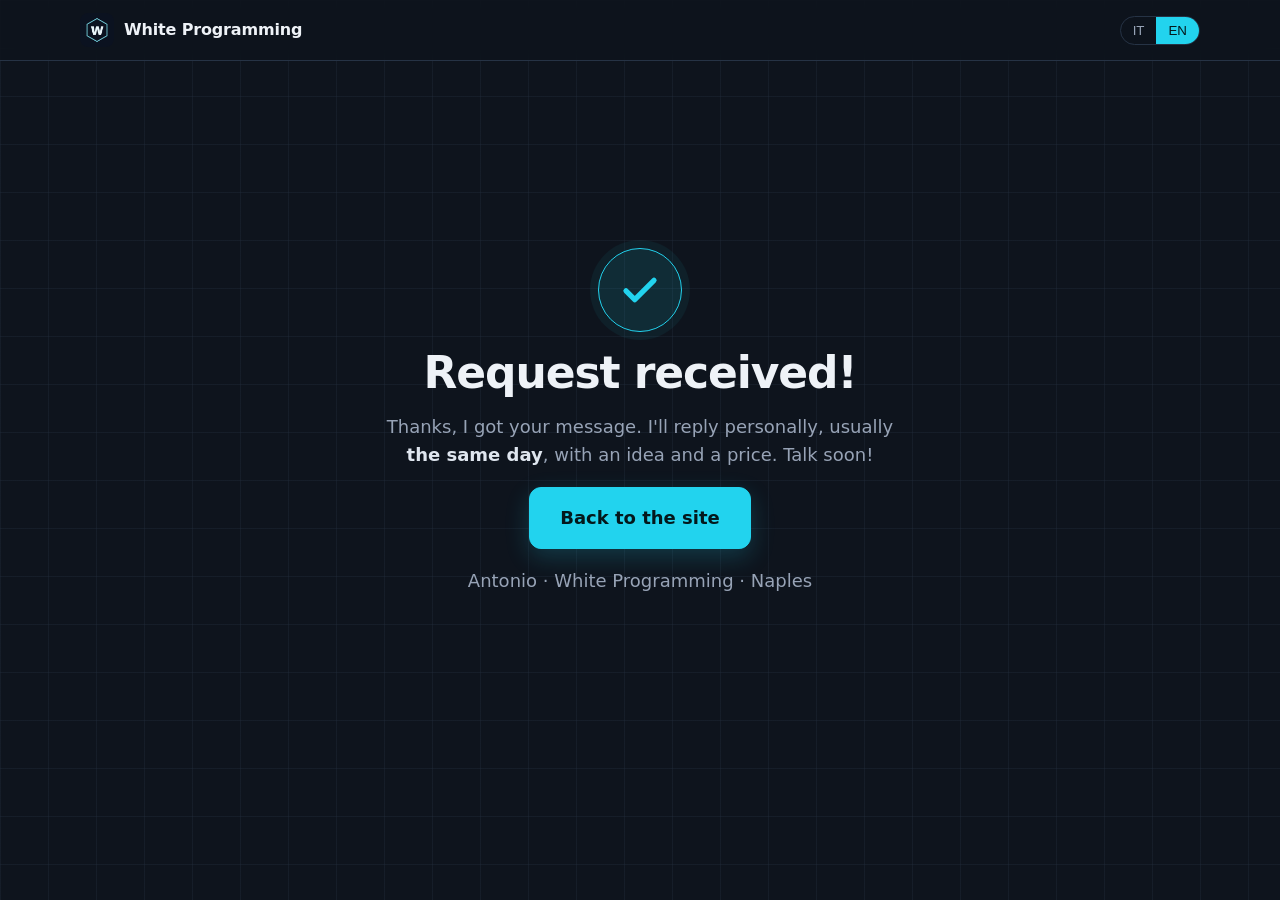
<file: grazie.html>
<!doctype html>
<html lang="it" data-l="it">
<head>
<meta charset="utf-8">
<meta name="viewport" content="width=device-width, initial-scale=1">
<title>Grazie! — White Programming</title>
<meta name="robots" content="noindex">
<link rel="icon" href="img/logo.png?v=2">
<meta name="theme-color" content="#0e141d">
<link rel="stylesheet" href="stile.css">
<script>document.documentElement.classList.add('js');</script>
<style>
  .grazie { max-width:620px; margin:0 auto; min-height:80vh; display:flex; flex-direction:column;
    align-items:center; justify-content:center; text-align:center; gap:18px; padding:40px 16px; }
  .grazie .check { width:84px; height:84px; border-radius:50%; display:flex; align-items:center; justify-content:center;
    background:rgba(34,211,238,.12); border:1px solid var(--gold); box-shadow:0 0 0 8px rgba(34,211,238,.06); }
  .grazie .check svg { width:42px; height:42px; }
  .grazie h1 { font-size:clamp(30px,6vw,44px); margin:0; max-width:none; }
  .grazie p { color:var(--muted); font-size:18px; max-width:46ch; margin:0; }
</style>
</head>
<body>
<header class="top">
  <a class="brand" href="index.html"><img src="img/logo.png?v=2" alt="" width="34" height="34"><span>White Programming</span></a>
  <div class="langs" style="margin-left:auto"><button data-set="it">IT</button><button data-set="en">EN</button></div>
</header>

<main class="grazie">
  <div class="check" aria-hidden="true">
    <svg viewBox="0 0 24 24" fill="none" stroke="#22d3ee" stroke-width="3" stroke-linecap="round" stroke-linejoin="round"><path d="M4 12.5l5 5L20 6.5"/></svg>
  </div>
  <h1><span lang="it">Richiesta ricevuta!</span><span lang="en">Request received!</span></h1>
  <p>
    <span lang="it">Grazie, ho ricevuto il tuo messaggio. Ti rispondo di persona di solito <b>in giornata</b>, con un'idea e un prezzo. A presto!</span>
    <span lang="en">Thanks, I got your message. I'll reply personally, usually <b>the same day</b>, with an idea and a price. Talk soon!</span>
  </p>
  <a class="btn gold big" href="index.html"><span lang="it">Torna al sito</span><span lang="en">Back to the site</span></a>
  <p class="small"><span lang="it">Antonio · White Programming · Napoli</span><span lang="en">Antonio · White Programming · Naples</span></p>
</main>

<script src="lingua.js"></script>
</body>
</html>
</file>
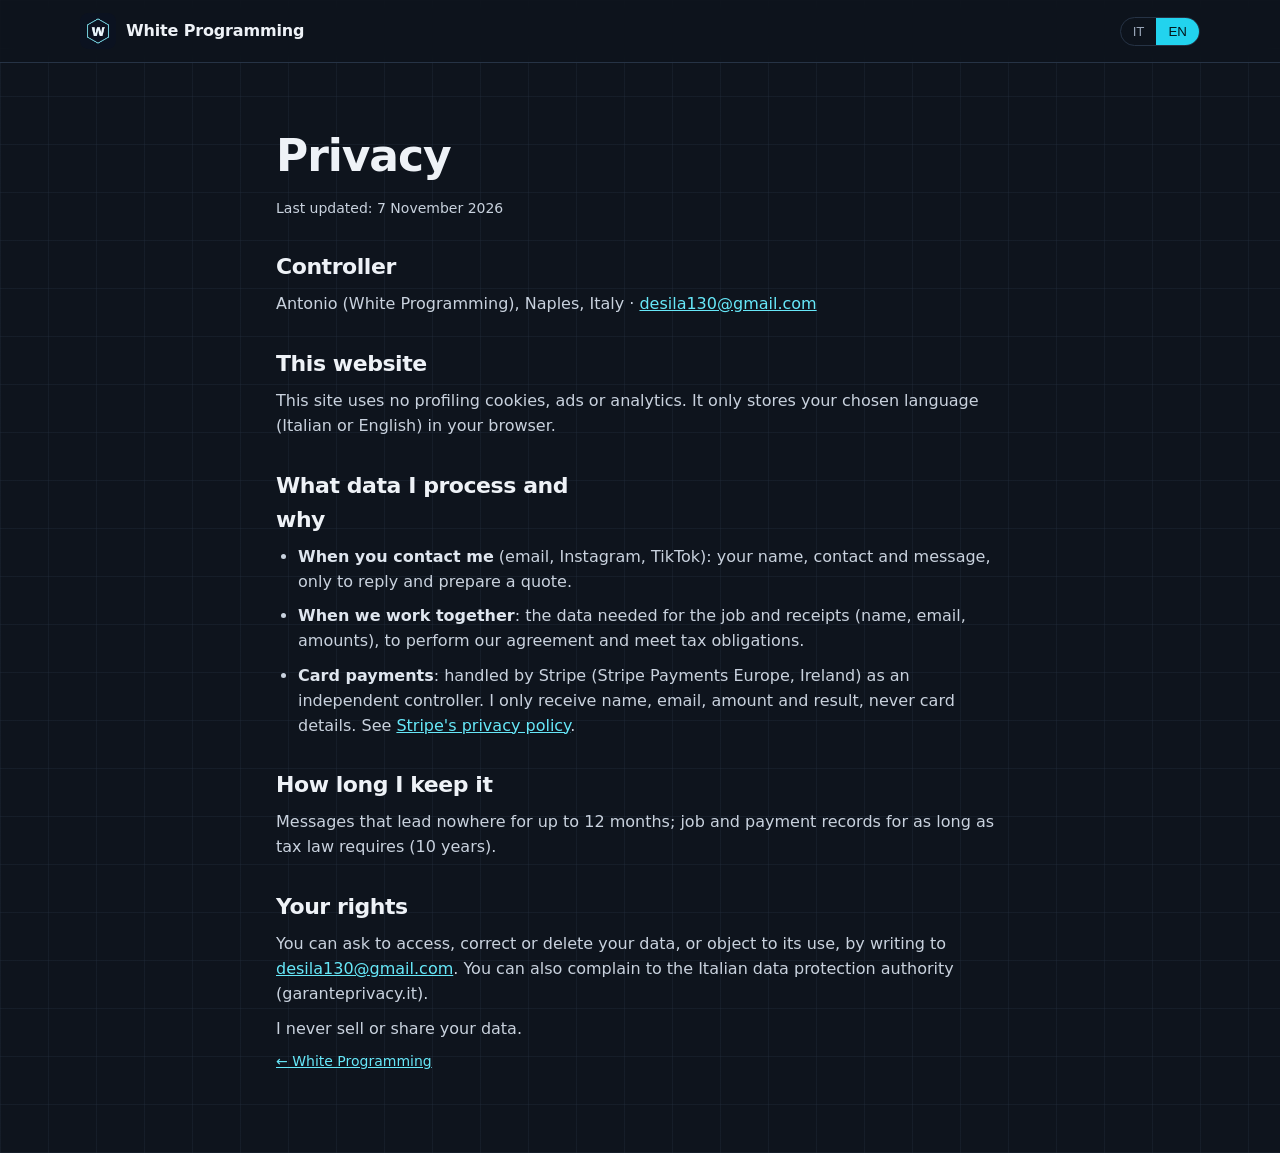
<file: privacy.html>
<!doctype html>
<html lang="it" data-l="it">
<head>
<meta charset="utf-8">
<meta name="viewport" content="width=device-width, initial-scale=1">
<title>Privacy · White Programming</title>
<link rel="icon" href="img/logo.png">
<link rel="stylesheet" href="stile.css">
</head>
<body>
<header class="top">
  <a class="brand" href="index.html"><img src="img/logo.png" alt="" width="36" height="36"><span>White Programming</span></a>
  <div class="langs"><button data-set="it">IT</button><button data-set="en">EN</button></div>
</header>

<main class="doc">
<div lang="it">
  <h1>Privacy</h1>
  <p class="small">Ultimo aggiornamento: 7 novembre 2026</p>
  <h2>Titolare</h2>
  <p>Antonio (White Programming), Napoli, Italia · <a href="mailto:desila130@gmail.com">desila130@gmail.com</a></p>
  <h2>Questo sito</h2>
  <p>Il sito non usa cookie di profilazione, pubblicità o strumenti di statistica. Salva solo nel tuo browser la lingua che scegli (italiano o inglese).</p>
  <h2>Quali dati tratto e perché</h2>
  <ul>
    <li><b>Quando mi contatti</b> (email, Instagram, TikTok): nome, contatto e quello che mi scrivi, solo per risponderti e preparare il preventivo.</li>
    <li><b>Quando lavoriamo insieme</b>: i dati necessari al lavoro e alle ricevute (nome, email, importi), per eseguire l'accordo e per gli obblighi fiscali.</li>
    <li><b>Pagamenti con carta</b>: li gestisce Stripe (Stripe Payments Europe, Irlanda) come titolare autonomo. Io ricevo solo nome, email, importo ed esito, mai i dati della carta. Vedi la <a href="https://stripe.com/it/privacy" target="_blank" rel="noopener">privacy di Stripe</a>.</li>
  </ul>
  <h2>Quanto li tengo</h2>
  <p>I messaggi senza seguito fino a 12 mesi; i dati di lavori e pagamenti per il tempo richiesto dalla legge fiscale (10 anni).</p>
  <h2>I tuoi diritti</h2>
  <p>Puoi chiedere di vedere, correggere o cancellare i tuoi dati, o opporti al loro uso, scrivendo a <a href="mailto:desila130@gmail.com">desila130@gmail.com</a>.
  Puoi anche rivolgerti al Garante per la protezione dei dati personali (garanteprivacy.it).</p>
  <p>Non vendo e non cedo i tuoi dati a nessuno.</p>
</div>

<div lang="en">
  <h1>Privacy</h1>
  <p class="small">Last updated: 7 November 2026</p>
  <h2>Controller</h2>
  <p>Antonio (White Programming), Naples, Italy · <a href="mailto:desila130@gmail.com">desila130@gmail.com</a></p>
  <h2>This website</h2>
  <p>This site uses no profiling cookies, ads or analytics. It only stores your chosen language (Italian or English) in your browser.</p>
  <h2>What data I process and why</h2>
  <ul>
    <li><b>When you contact me</b> (email, Instagram, TikTok): your name, contact and message, only to reply and prepare a quote.</li>
    <li><b>When we work together</b>: the data needed for the job and receipts (name, email, amounts), to perform our agreement and meet tax obligations.</li>
    <li><b>Card payments</b>: handled by Stripe (Stripe Payments Europe, Ireland) as an independent controller. I only receive name, email, amount and result, never card details. See <a href="https://stripe.com/privacy" target="_blank" rel="noopener">Stripe's privacy policy</a>.</li>
  </ul>
  <h2>How long I keep it</h2>
  <p>Messages that lead nowhere for up to 12 months; job and payment records for as long as tax law requires (10 years).</p>
  <h2>Your rights</h2>
  <p>You can ask to access, correct or delete your data, or object to its use, by writing to <a href="mailto:desila130@gmail.com">desila130@gmail.com</a>.
  You can also complain to the Italian data protection authority (garanteprivacy.it).</p>
  <p>I never sell or share your data.</p>
</div>
<p class="small"><a href="index.html">← White Programming</a></p>
</main>
<script src="lingua.js"></script>
</body>
</html>
</file>
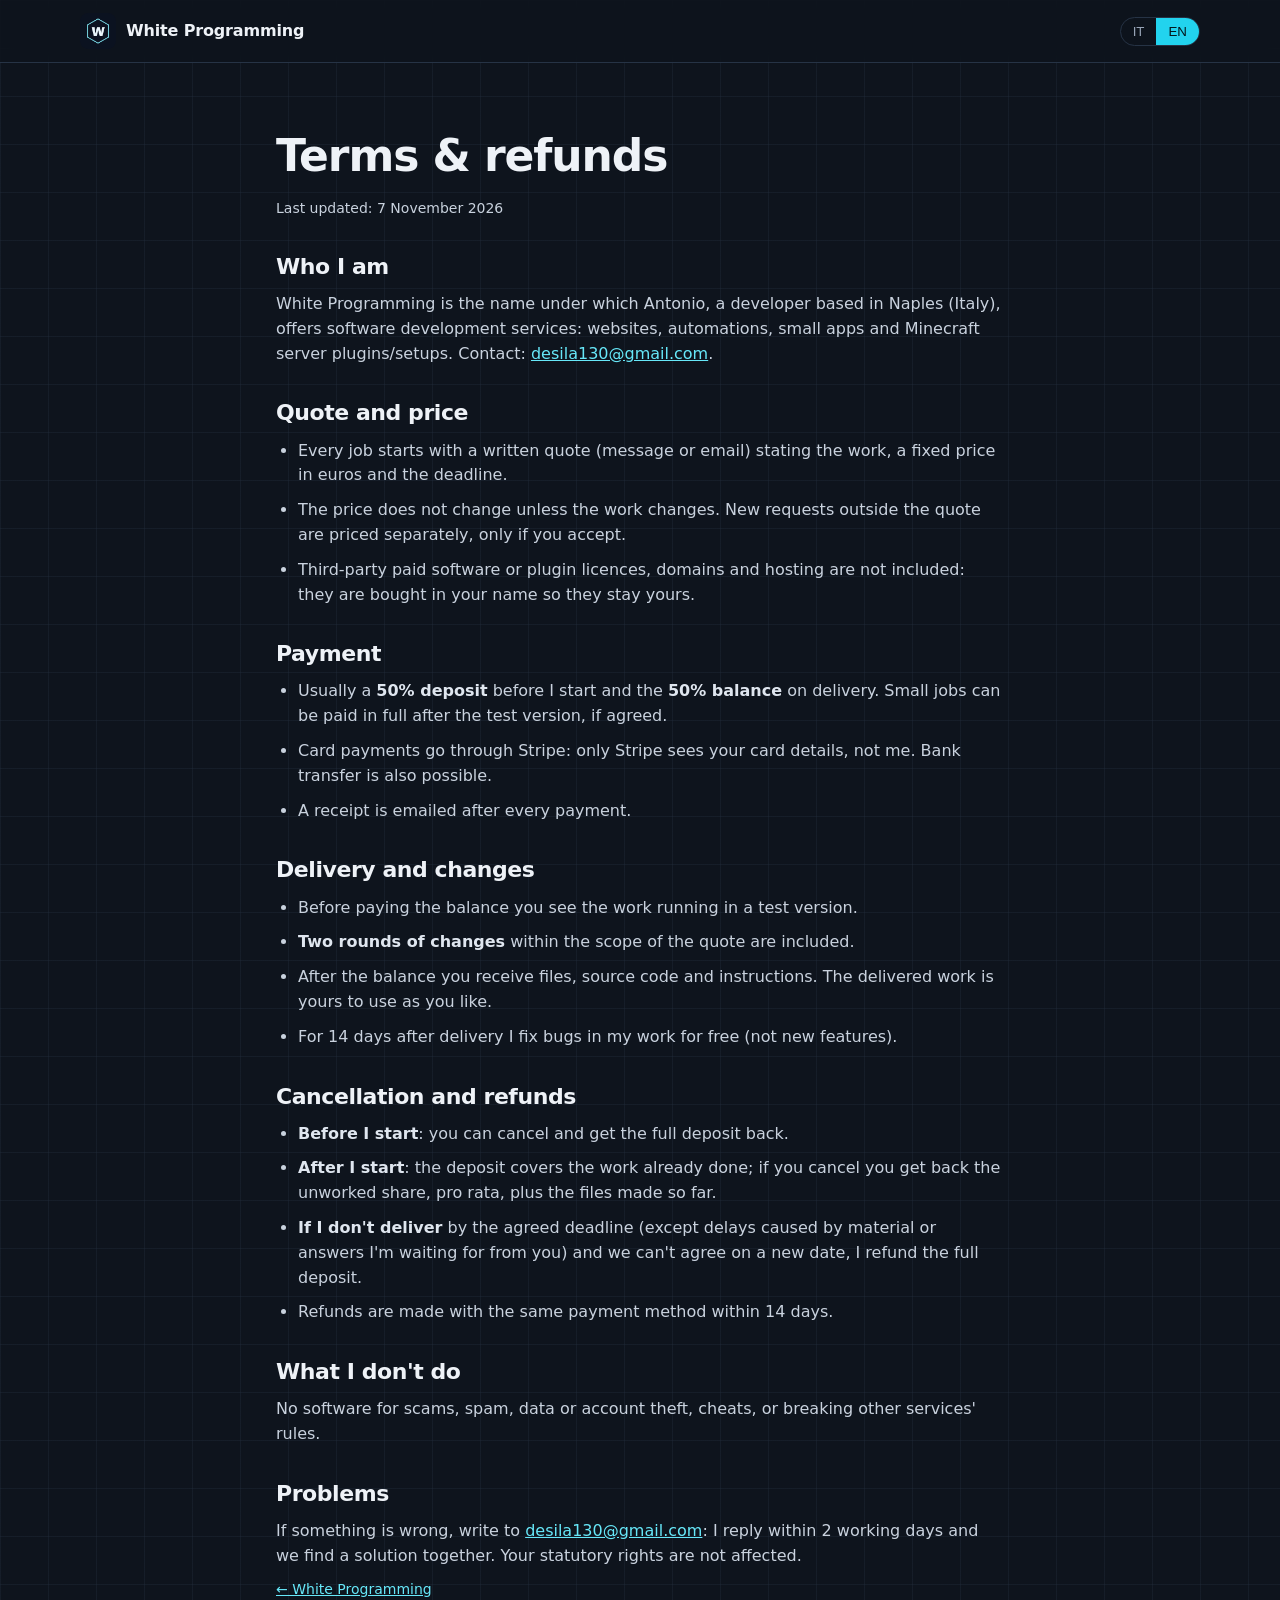
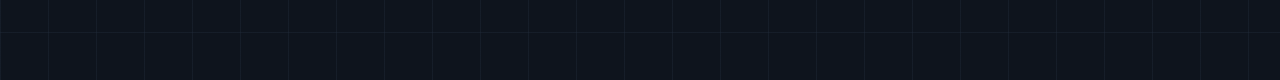
<file: termini.html>
<!doctype html>
<html lang="it" data-l="it">
<head>
<meta charset="utf-8">
<meta name="viewport" content="width=device-width, initial-scale=1">
<title>Termini e rimborsi · White Programming</title>
<link rel="icon" href="img/logo.png">
<link rel="stylesheet" href="stile.css">
</head>
<body>
<header class="top">
  <a class="brand" href="index.html"><img src="img/logo.png" alt="" width="36" height="36"><span>White Programming</span></a>
  <div class="langs"><button data-set="it">IT</button><button data-set="en">EN</button></div>
</header>

<main class="doc">
<div lang="it">
  <h1>Termini e rimborsi</h1>
  <p class="small">Ultimo aggiornamento: 7 novembre 2026</p>

  <h2>Chi sono</h2>
  <p>White Programming è il nome con cui Antonio, sviluppatore a Napoli (Italia), offre servizi di sviluppo software:
  siti web, automazioni, piccole app e plugin/configurazioni per server Minecraft. Contatto: <a href="mailto:desila130@gmail.com">desila130@gmail.com</a>.</p>

  <h2>Preventivo e prezzo</h2>
  <ul>
    <li>Ogni lavoro parte da un preventivo scritto (messaggio o email) con cosa verrà fatto, prezzo fisso in euro e tempi.</li>
    <li>Il prezzo non cambia se non cambia il lavoro. Richieste nuove fuori dal preventivo vengono quotate a parte, solo se le accetti.</li>
    <li>Licenze di programmi o plugin a pagamento di terzi, domini e hosting non sono compresi: si comprano a nome tuo, così restano tuoi.</li>
  </ul>

  <h2>Pagamento</h2>
  <ul>
    <li>Di norma: <b>50% di acconto</b> prima di iniziare e <b>50% di saldo</b> alla consegna. Per lavori piccoli si può pagare tutto alla fine della prova, se concordato.</li>
    <li>I pagamenti con carta passano da Stripe: i dati della carta li vede solo Stripe, non io. È possibile anche il bonifico.</li>
    <li>La ricevuta viene inviata per email dopo ogni pagamento.</li>
  </ul>

  <h2>Consegna e modifiche</h2>
  <ul>
    <li>Prima del saldo vedi il lavoro funzionante in una versione di prova.</li>
    <li>Sono compresi <b>due giri di modifiche</b> su quanto previsto dal preventivo.</li>
    <li>Dopo il saldo ricevi file, codice sorgente e istruzioni. Il lavoro consegnato è tuo e puoi usarlo come vuoi.</li>
    <li>Per 14 giorni dopo la consegna correggo gratis gli errori del mio lavoro (non le funzioni nuove).</li>
  </ul>

  <h2>Annullamento e rimborsi</h2>
  <ul>
    <li><b>Prima che io inizi</b>: puoi annullare e ricevi indietro tutto l'acconto.</li>
    <li><b>Dopo l'inizio</b>: l'acconto copre il lavoro già fatto; se annulli ricevi indietro la parte non ancora lavorata, in proporzione, e i file fatti fino a quel momento.</li>
    <li><b>Se non consegno</b> entro i tempi concordati (salvo ritardi dovuti a materiale o risposte che aspetto da te) e non troviamo una nuova data, ti rimborso l'acconto per intero.</li>
    <li>I rimborsi vengono fatti con lo stesso metodo del pagamento entro 14 giorni.</li>
  </ul>

  <h2>Cosa non faccio</h2>
  <p>Niente software per truffe, spam, furto di dati o account, cheat o violazioni delle regole di altri servizi.</p>

  <h2>Problemi</h2>
  <p>Se qualcosa non va scrivimi a <a href="mailto:desila130@gmail.com">desila130@gmail.com</a>: rispondo entro 2 giorni lavorativi e cerchiamo una soluzione insieme.
  Restano validi i diritti che la legge ti riconosce.</p>
</div>

<div lang="en">
  <h1>Terms &amp; refunds</h1>
  <p class="small">Last updated: 7 November 2026</p>

  <h2>Who I am</h2>
  <p>White Programming is the name under which Antonio, a developer based in Naples (Italy), offers software development services:
  websites, automations, small apps and Minecraft server plugins/setups. Contact: <a href="mailto:desila130@gmail.com">desila130@gmail.com</a>.</p>

  <h2>Quote and price</h2>
  <ul>
    <li>Every job starts with a written quote (message or email) stating the work, a fixed price in euros and the deadline.</li>
    <li>The price does not change unless the work changes. New requests outside the quote are priced separately, only if you accept.</li>
    <li>Third-party paid software or plugin licences, domains and hosting are not included: they are bought in your name so they stay yours.</li>
  </ul>

  <h2>Payment</h2>
  <ul>
    <li>Usually a <b>50% deposit</b> before I start and the <b>50% balance</b> on delivery. Small jobs can be paid in full after the test version, if agreed.</li>
    <li>Card payments go through Stripe: only Stripe sees your card details, not me. Bank transfer is also possible.</li>
    <li>A receipt is emailed after every payment.</li>
  </ul>

  <h2>Delivery and changes</h2>
  <ul>
    <li>Before paying the balance you see the work running in a test version.</li>
    <li><b>Two rounds of changes</b> within the scope of the quote are included.</li>
    <li>After the balance you receive files, source code and instructions. The delivered work is yours to use as you like.</li>
    <li>For 14 days after delivery I fix bugs in my work for free (not new features).</li>
  </ul>

  <h2>Cancellation and refunds</h2>
  <ul>
    <li><b>Before I start</b>: you can cancel and get the full deposit back.</li>
    <li><b>After I start</b>: the deposit covers the work already done; if you cancel you get back the unworked share, pro rata, plus the files made so far.</li>
    <li><b>If I don't deliver</b> by the agreed deadline (except delays caused by material or answers I'm waiting for from you) and we can't agree on a new date, I refund the full deposit.</li>
    <li>Refunds are made with the same payment method within 14 days.</li>
  </ul>

  <h2>What I don't do</h2>
  <p>No software for scams, spam, data or account theft, cheats, or breaking other services' rules.</p>

  <h2>Problems</h2>
  <p>If something is wrong, write to <a href="mailto:desila130@gmail.com">desila130@gmail.com</a>: I reply within 2 working days and we find a solution together.
  Your statutory rights are not affected.</p>
</div>
<p class="small"><a href="index.html">← White Programming</a></p>
</main>
<script src="lingua.js"></script>
</body>
</html>
</file>
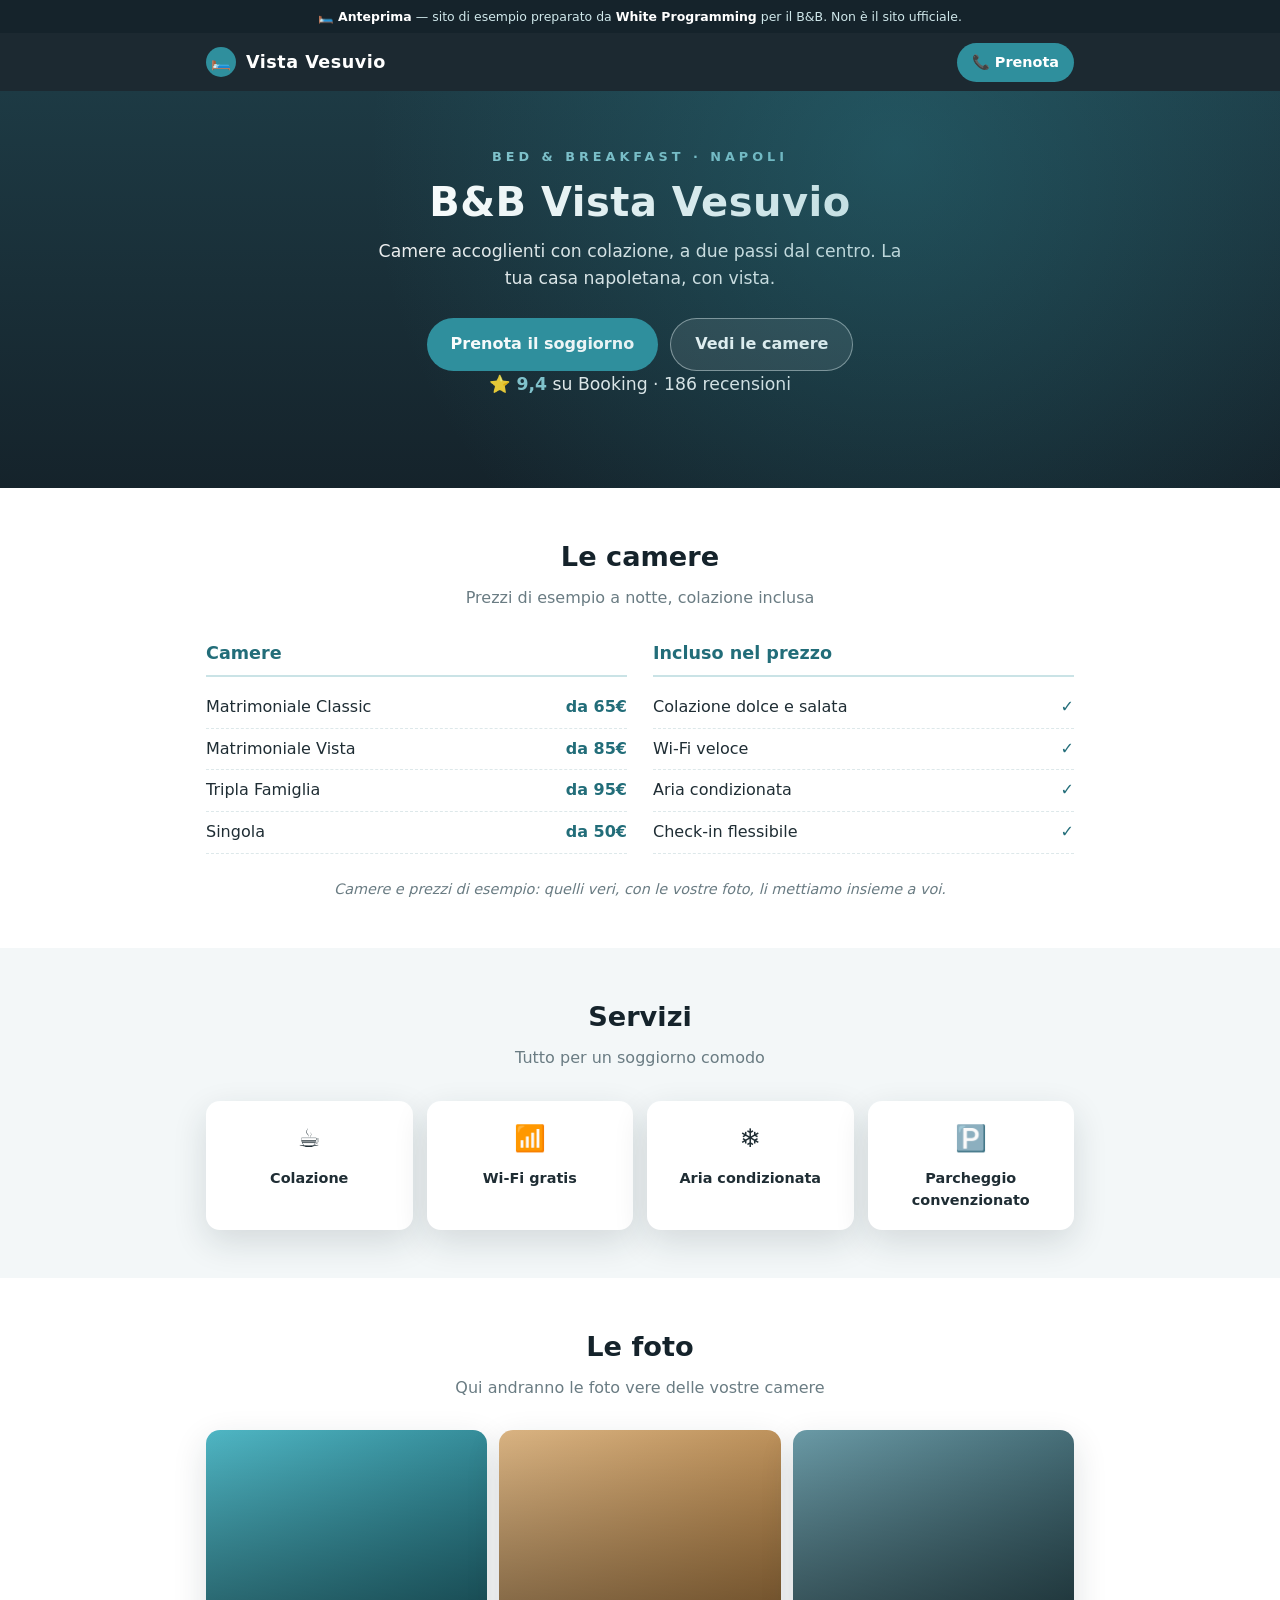
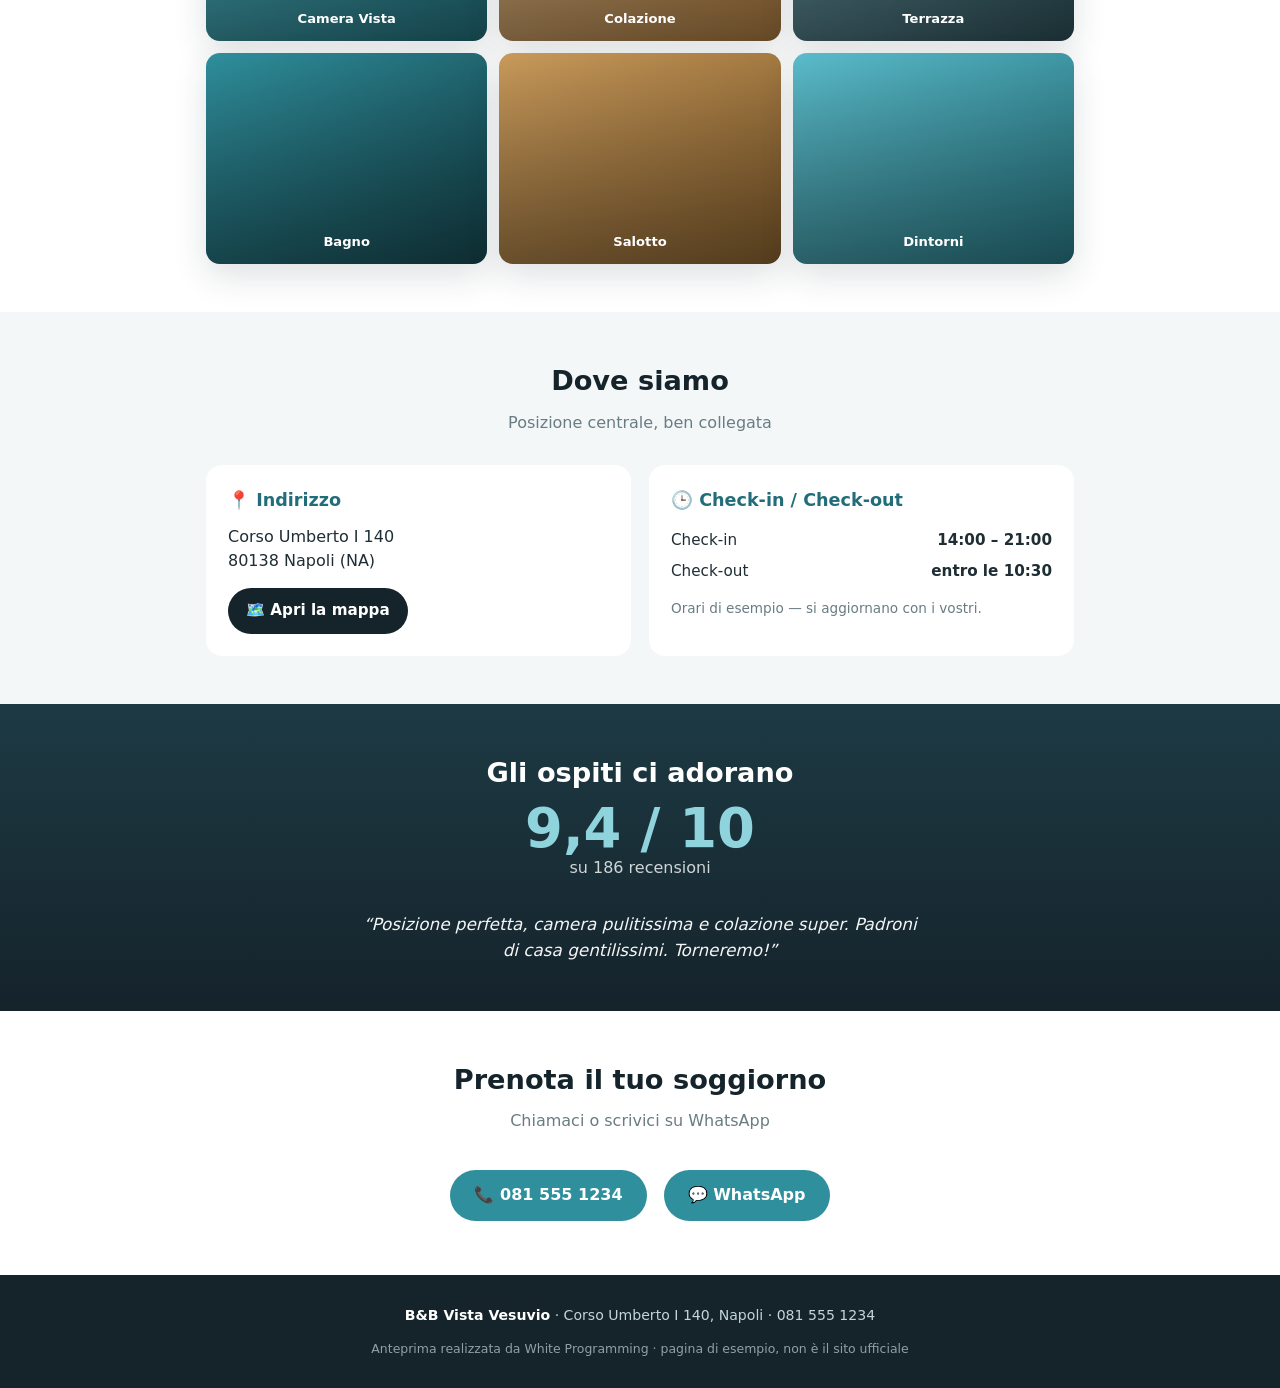
<file: esempi/demo-bb.html>
<!doctype html>
<html lang="it">
<head>
<meta charset="utf-8">
<meta name="viewport" content="width=device-width, initial-scale=1">
<title>B&B Vista Vesuvio · Napoli</title>
<meta name="description" content="Bed & Breakfast a Napoli: camere con colazione, vista e posizione centrale. Prenota il tuo soggiorno.">
<style>
  :root{
    --ink:#15232b; --bg:#f3f7f8; --carta:#ffffff; --mare:#2f8f9d; --mare-scuro:#226d79;
    --sabbia:#c99a5b; --testo:#1f2d34; --grigio:#6a7c83; --ombra:0 12px 34px rgba(20,40,48,.14);
  }
  *{box-sizing:border-box;margin:0;padding:0}
  html{scroll-behavior:smooth}
  body{font-family:'Segoe UI',system-ui,-apple-system,sans-serif;color:var(--testo);background:var(--bg);line-height:1.55;-webkit-font-smoothing:antialiased}
  img{max-width:100%;display:block}
  a{color:inherit}
  .wrap{max-width:900px;margin:0 auto;padding:0 16px}
  .demo{background:var(--ink);color:#cfe7ea;font-size:.78rem;text-align:center;padding:7px 16px}
  .demo b{color:#fff}
  header.top{position:sticky;top:0;z-index:20;background:rgba(21,35,43,.97);color:#fff;backdrop-filter:blur(8px)}
  .top .wrap{display:flex;align-items:center;justify-content:space-between;height:58px}
  .brand{display:flex;align-items:center;gap:10px;font-weight:800;font-size:1.1rem;text-decoration:none;letter-spacing:.5px}
  .brand .dot{width:30px;height:30px;border-radius:50%;background:var(--mare);display:grid;place-items:center;font-size:1rem}
  .call{display:inline-flex;align-items:center;gap:7px;background:var(--mare);color:#fff;font-weight:800;text-decoration:none;padding:8px 15px;border-radius:999px;font-size:.9rem;white-space:nowrap}
  .hero{background:linear-gradient(180deg,#1d3a44,#15232b);color:#fff;text-align:center;padding:56px 16px 64px;position:relative;overflow:hidden}
  .hero::after{content:"";position:absolute;inset:0;background:radial-gradient(circle at 70% 15%,rgba(47,143,157,.32),transparent 55%);pointer-events:none}
  .hero .tag{font-size:.8rem;letter-spacing:4px;text-transform:uppercase;color:#8fd3dc;font-weight:700;margin-bottom:14px}
  .hero h1{font-size:2.5rem;line-height:1.08;font-weight:800;margin-bottom:14px;letter-spacing:.5px}
  .hero p{max-width:540px;margin:0 auto 26px;font-size:1.08rem;opacity:.92}
  .cta{display:flex;gap:12px;justify-content:center;flex-wrap:wrap}
  .btn{display:inline-flex;align-items:center;gap:8px;text-decoration:none;font-weight:800;padding:13px 24px;border-radius:999px;font-size:1rem;transition:transform .08s}
  .btn:active{transform:scale(.97)}
  .btn.mare{background:var(--mare);color:#fff}
  .btn.ghost{background:rgba(255,255,255,.1);color:#fff;border:1.5px solid rgba(255,255,255,.45)}
  .stelle{margin-top:22px;font-size:.95rem;opacity:.92}
  .stelle b{color:#8fd3dc}
  section{padding:48px 0}
  h2{font-size:1.7rem;color:var(--ink);text-align:center;margin-bottom:8px;font-weight:800}
  .sub{text-align:center;color:var(--grigio);margin-bottom:30px}
  .camere{background:var(--carta)}
  .listino{display:grid;gap:26px}
  @media(min-width:640px){.listino{grid-template-columns:1fr 1fr}}
  .col h3{font-size:1.1rem;color:var(--mare-scuro);border-bottom:2px solid rgba(47,143,157,.25);padding-bottom:7px;margin-bottom:10px}
  .col .riga{display:flex;justify-content:space-between;align-items:baseline;padding:8px 0;border-bottom:1px dashed #dde8ea;gap:12px}
  .col .riga span{color:var(--testo)}
  .col .riga b{color:var(--mare-scuro);white-space:nowrap}
  .nota{text-align:center;color:var(--grigio);font-size:.9rem;margin-top:24px;font-style:italic}
  .serv{background:var(--bg)}
  .srvgrid{display:grid;grid-template-columns:repeat(2,1fr);gap:14px}
  @media(min-width:640px){.srvgrid{grid-template-columns:repeat(4,1fr)}}
  .srv-item{background:var(--carta);border-radius:14px;padding:18px 14px;text-align:center;box-shadow:var(--ombra)}
  .srv-item .ic{font-size:1.6rem}
  .srv-item p{margin-top:8px;font-size:.9rem;font-weight:700;color:var(--testo)}
  .gall{background:var(--carta)}
  .fotos{display:grid;grid-template-columns:repeat(3,1fr);gap:12px}
  .foto{aspect-ratio:4/3;border-radius:14px;display:flex;align-items:flex-end;justify-content:center;padding:12px;color:#fff;font-size:.82rem;font-weight:700;position:relative;overflow:hidden;box-shadow:var(--ombra)}
  .foto::after{content:"";position:absolute;inset:0;background:linear-gradient(180deg,transparent,rgba(0,0,0,.4))}
  .foto span{position:relative;z-index:2}
  .f1{background:linear-gradient(135deg,#4fb6c4,#226d79)}.f2{background:linear-gradient(135deg,#d9b382,#a9793f)}.f3{background:linear-gradient(135deg,#6a9aa6,#2c4d55)}
  .f4{background:linear-gradient(135deg,#2f8f9d,#174a52)}.f5{background:linear-gradient(135deg,#c99a5b,#8a6330)}.f6{background:linear-gradient(135deg,#5bbccb,#2a7a86)}
  .info{background:var(--bg)}
  .cards{display:grid;gap:18px}
  @media(min-width:640px){.cards{grid-template-columns:1fr 1fr}}
  .card{background:var(--carta);border-radius:16px;padding:22px}
  .card h3{color:var(--mare-scuro);font-size:1.1rem;margin-bottom:10px}
  .card .riga{display:flex;justify-content:space-between;padding:4px 0;font-size:.95rem}
  .card .riga b{color:var(--testo)}
  .map-btn{display:inline-flex;align-items:center;gap:8px;margin-top:14px;background:var(--ink);color:#fff;text-decoration:none;font-weight:700;padding:11px 18px;border-radius:999px;font-size:.95rem}
  .rec{background:linear-gradient(180deg,#1d3a44,#15232b);color:#fff;text-align:center}
  .rec h2{color:#fff}
  .big{font-size:3.4rem;font-weight:800;color:#8fd3dc;line-height:1}
  .rec .sub{color:rgba(255,255,255,.8)}
  .quote{max-width:560px;margin:22px auto 0;font-size:1.05rem;font-style:italic;opacity:.95}
  .prenota{background:var(--carta);text-align:center}
  .prenota .btn.mare{margin:6px}
  footer{background:var(--ink);color:#c2d6da;text-align:center;padding:30px 16px;font-size:.88rem}
  footer b{color:#fff}
  footer .mini{margin-top:12px;font-size:.78rem;opacity:.7}
</style>
</head>
<body>
<div class="demo">🛏️ <b>Anteprima</b> — sito di esempio preparato da <b>White Programming</b> per il B&amp;B. Non è il sito ufficiale.</div>
<header class="top">
  <div class="wrap">
    <a class="brand" href="#"><span class="dot">🛏️</span> Vista Vesuvio</a>
    <a class="call" href="tel:+390815551234">📞 Prenota</a>
  </div>
</header>
<section class="hero">
  <p class="tag">Bed &amp; Breakfast · Napoli</p>
  <h1>B&amp;B Vista Vesuvio</h1>
  <p>Camere accoglienti con colazione, a due passi dal centro. La tua casa napoletana, con vista.</p>
  <div class="cta">
    <a class="btn mare" href="#prenota">Prenota il soggiorno</a>
    <a class="btn ghost" href="#camere">Vedi le camere</a>
  </div>
  <p class="stelle">⭐ <b>9,4</b> su Booking · 186 recensioni</p>
</section>
<section class="camere" id="camere">
  <div class="wrap">
    <h2>Le camere</h2>
    <p class="sub">Prezzi di esempio a notte, colazione inclusa</p>
    <div class="listino">
      <div class="col">
        <h3>Camere</h3>
        <div class="riga"><span>Matrimoniale Classic</span><b>da 65€</b></div>
        <div class="riga"><span>Matrimoniale Vista</span><b>da 85€</b></div>
        <div class="riga"><span>Tripla Famiglia</span><b>da 95€</b></div>
        <div class="riga"><span>Singola</span><b>da 50€</b></div>
      </div>
      <div class="col">
        <h3>Incluso nel prezzo</h3>
        <div class="riga"><span>Colazione dolce e salata</span><b>✓</b></div>
        <div class="riga"><span>Wi-Fi veloce</span><b>✓</b></div>
        <div class="riga"><span>Aria condizionata</span><b>✓</b></div>
        <div class="riga"><span>Check-in flessibile</span><b>✓</b></div>
      </div>
    </div>
    <p class="nota">Camere e prezzi di esempio: quelli veri, con le vostre foto, li mettiamo insieme a voi.</p>
  </div>
</section>
<section class="serv">
  <div class="wrap">
    <h2>Servizi</h2>
    <p class="sub">Tutto per un soggiorno comodo</p>
    <div class="srvgrid">
      <div class="srv-item"><div class="ic">☕</div><p>Colazione</p></div>
      <div class="srv-item"><div class="ic">📶</div><p>Wi-Fi gratis</p></div>
      <div class="srv-item"><div class="ic">❄️</div><p>Aria condizionata</p></div>
      <div class="srv-item"><div class="ic">🅿️</div><p>Parcheggio convenzionato</p></div>
    </div>
  </div>
</section>
<section class="gall">
  <div class="wrap">
    <h2>Le foto</h2>
    <p class="sub">Qui andranno le foto vere delle vostre camere</p>
    <div class="fotos">
      <div class="foto f1"><span>Camera Vista</span></div>
      <div class="foto f2"><span>Colazione</span></div>
      <div class="foto f3"><span>Terrazza</span></div>
      <div class="foto f4"><span>Bagno</span></div>
      <div class="foto f5"><span>Salotto</span></div>
      <div class="foto f6"><span>Dintorni</span></div>
    </div>
  </div>
</section>
<section class="info" id="dove">
  <div class="wrap">
    <h2>Dove siamo</h2>
    <p class="sub">Posizione centrale, ben collegata</p>
    <div class="cards">
      <div class="card">
        <h3>📍 Indirizzo</h3>
        <p>Corso Umberto I 140<br>80138 Napoli (NA)</p>
        <a class="map-btn" href="https://www.google.com/maps/search/?api=1&query=bed%20and%20breakfast%20Napoli%20centro" target="_blank" rel="noopener">🗺️ Apri la mappa</a>
      </div>
      <div class="card">
        <h3>🕒 Check-in / Check-out</h3>
        <div class="riga"><span>Check-in</span><b>14:00 – 21:00</b></div>
        <div class="riga"><span>Check-out</span><b>entro le 10:30</b></div>
        <p style="margin-top:10px;font-size:.85rem;color:var(--grigio)">Orari di esempio — si aggiornano con i vostri.</p>
      </div>
    </div>
  </div>
</section>
<section class="rec">
  <div class="wrap">
    <h2>Gli ospiti ci adorano</h2>
    <div class="big">9,4 / 10</div>
    <p class="sub">su 186 recensioni</p>
    <p class="quote">“Posizione perfetta, camera pulitissima e colazione super. Padroni di casa gentilissimi. Torneremo!”</p>
  </div>
</section>
<section class="prenota" id="prenota">
  <div class="wrap">
    <h2>Prenota il tuo soggiorno</h2>
    <p class="sub">Chiamaci o scrivici su WhatsApp</p>
    <a class="btn mare" href="tel:+390815551234">📞 081 555 1234</a>
    <a class="btn mare" href="https://wa.me/390000000000" target="_blank" rel="noopener">💬 WhatsApp</a>
  </div>
</section>
<footer>
  <b>B&amp;B Vista Vesuvio</b> · Corso Umberto I 140, Napoli · 081 555 1234
  <div class="mini">Anteprima realizzata da White Programming · pagina di esempio, non è il sito ufficiale</div>
</footer>
</body>
</html>
</file>
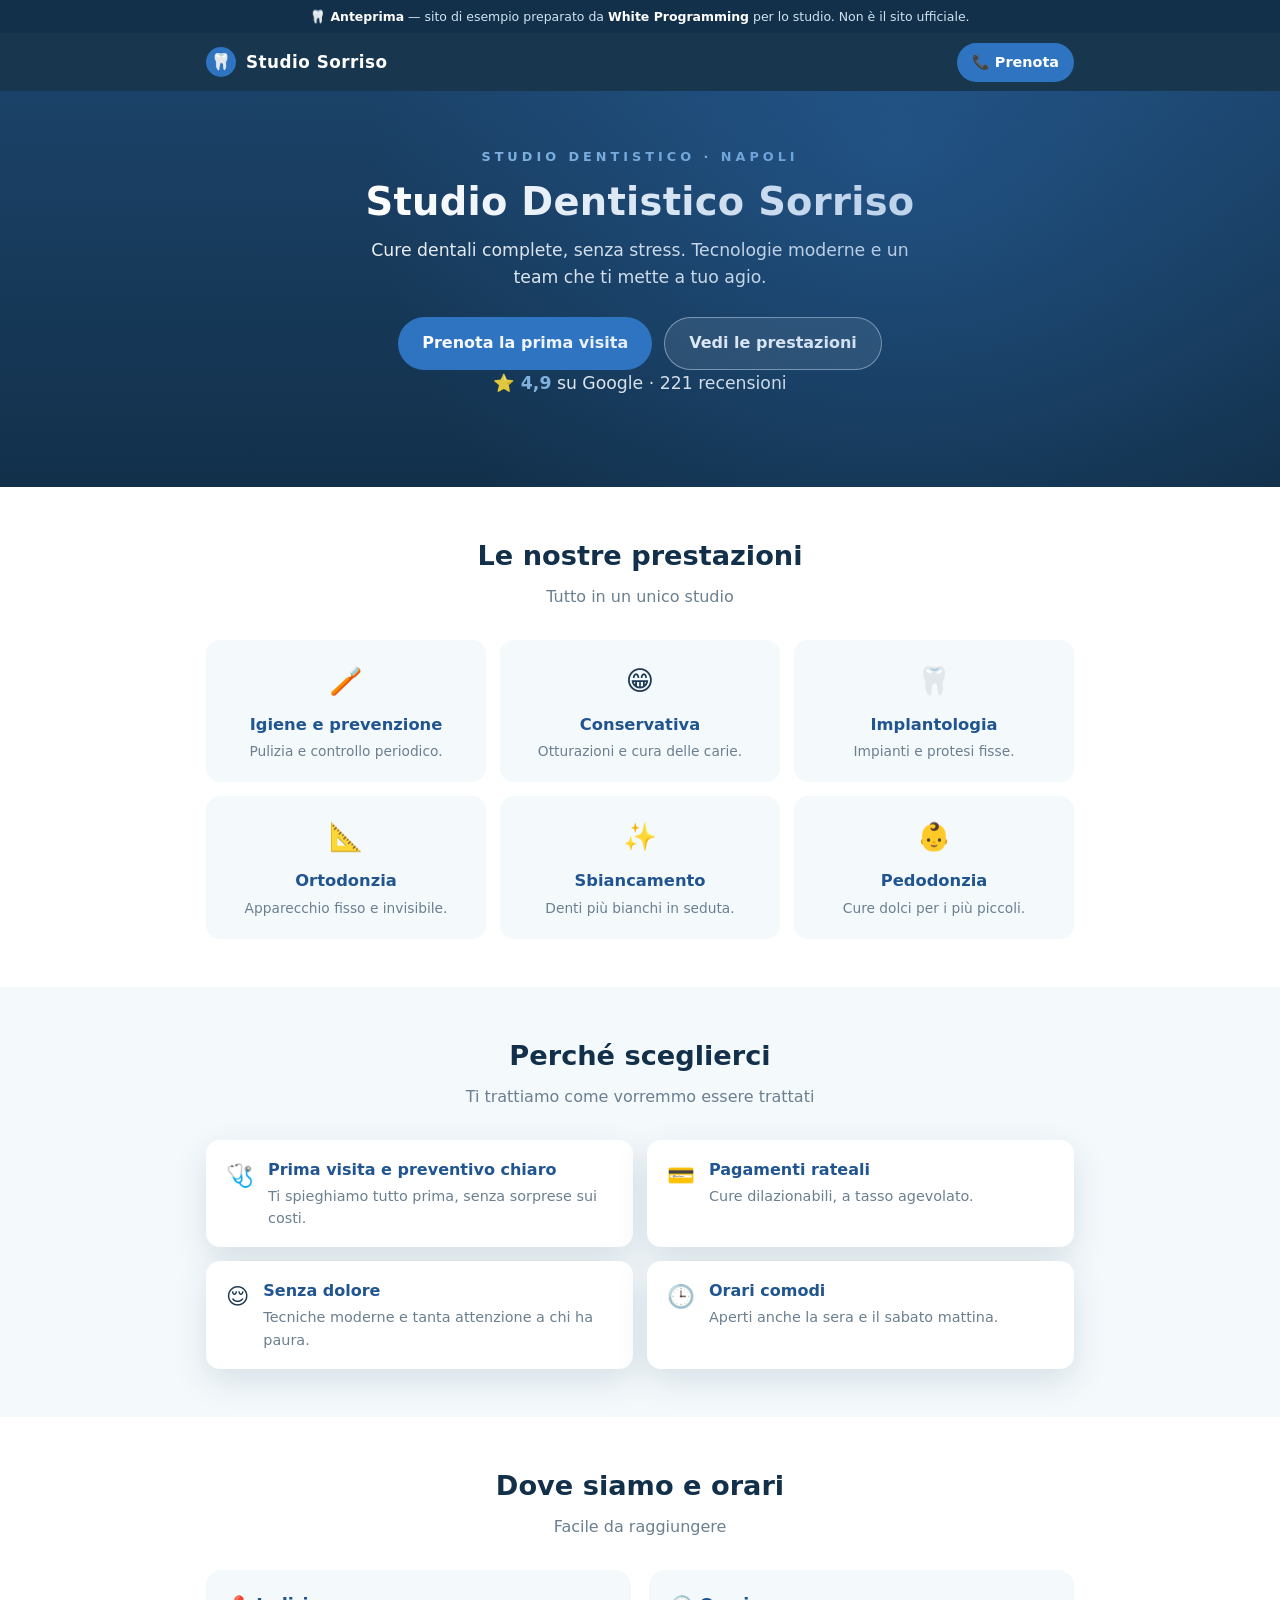
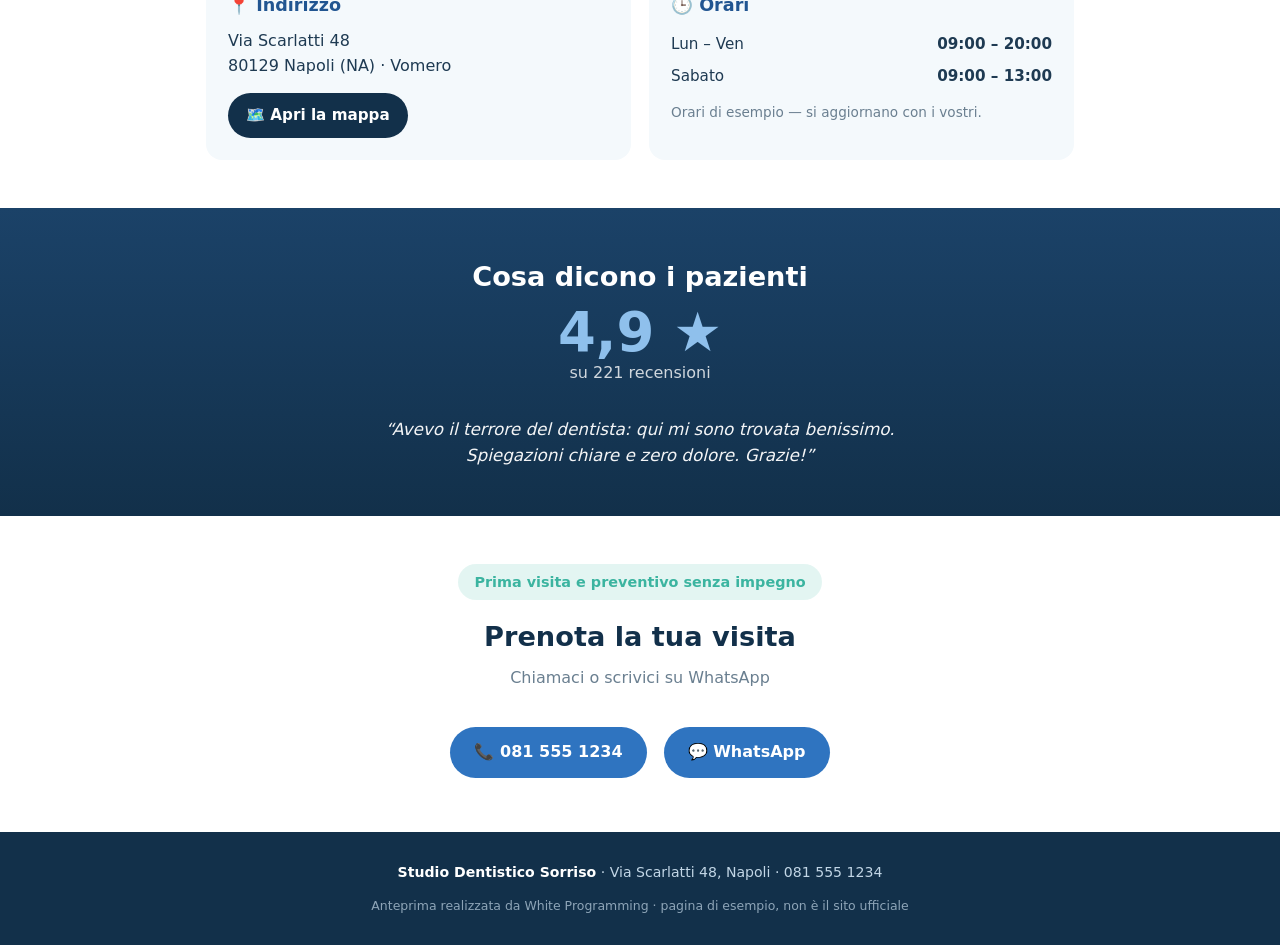
<file: esempi/demo-dentista.html>
<!doctype html>
<html lang="it">
<head>
<meta charset="utf-8">
<meta name="viewport" content="width=device-width, initial-scale=1">
<title>Studio Dentistico Sorriso · Napoli</title>
<meta name="description" content="Studio dentistico a Napoli: igiene, conservativa, implantologia e ortodonzia. Prenota la prima visita.">
<style>
  :root{
    --ink:#12304a; --bg:#f4f9fc; --carta:#ffffff; --blu:#2f74c0; --blu-scuro:#215591;
    --menta:#3bb4a0; --testo:#1e3a52; --grigio:#6a7f90; --ombra:0 12px 34px rgba(20,50,74,.12);
  }
  *{box-sizing:border-box;margin:0;padding:0}
  html{scroll-behavior:smooth}
  body{font-family:'Segoe UI',system-ui,-apple-system,sans-serif;color:var(--testo);background:var(--bg);line-height:1.55;-webkit-font-smoothing:antialiased}
  img{max-width:100%;display:block}
  a{color:inherit}
  .wrap{max-width:900px;margin:0 auto;padding:0 16px}
  .demo{background:var(--ink);color:#cfe3f2;font-size:.78rem;text-align:center;padding:7px 16px}
  .demo b{color:#fff}
  header.top{position:sticky;top:0;z-index:20;background:rgba(18,48,74,.97);color:#fff;backdrop-filter:blur(8px)}
  .top .wrap{display:flex;align-items:center;justify-content:space-between;height:58px}
  .brand{display:flex;align-items:center;gap:10px;font-weight:800;font-size:1.05rem;text-decoration:none;letter-spacing:.5px}
  .brand .dot{width:30px;height:30px;border-radius:50%;background:var(--blu);display:grid;place-items:center;font-size:1rem}
  .call{display:inline-flex;align-items:center;gap:7px;background:var(--blu);color:#fff;font-weight:800;text-decoration:none;padding:8px 15px;border-radius:999px;font-size:.9rem;white-space:nowrap}
  .hero{background:linear-gradient(180deg,#1b4268,#12304a);color:#fff;text-align:center;padding:56px 16px 64px;position:relative;overflow:hidden}
  .hero::after{content:"";position:absolute;inset:0;background:radial-gradient(circle at 70% 15%,rgba(47,116,192,.35),transparent 55%);pointer-events:none}
  .hero .tag{font-size:.8rem;letter-spacing:4px;text-transform:uppercase;color:#8fc0ec;font-weight:700;margin-bottom:14px}
  .hero h1{font-size:2.4rem;line-height:1.1;font-weight:800;margin-bottom:14px;letter-spacing:.3px}
  .hero p{max-width:540px;margin:0 auto 26px;font-size:1.08rem;opacity:.92}
  .cta{display:flex;gap:12px;justify-content:center;flex-wrap:wrap}
  .btn{display:inline-flex;align-items:center;gap:8px;text-decoration:none;font-weight:800;padding:13px 24px;border-radius:999px;font-size:1rem;transition:transform .08s}
  .btn:active{transform:scale(.97)}
  .btn.blu{background:var(--blu);color:#fff}
  .btn.ghost{background:rgba(255,255,255,.1);color:#fff;border:1.5px solid rgba(255,255,255,.45)}
  .stelle{margin-top:22px;font-size:.95rem;opacity:.92}
  .stelle b{color:#8fc0ec}
  section{padding:48px 0}
  h2{font-size:1.7rem;color:var(--ink);text-align:center;margin-bottom:8px;font-weight:800}
  .sub{text-align:center;color:var(--grigio);margin-bottom:30px}
  .serv{background:var(--carta)}
  .sgrid{display:grid;grid-template-columns:repeat(2,1fr);gap:14px}
  @media(min-width:640px){.sgrid{grid-template-columns:repeat(3,1fr)}}
  .scard{background:var(--bg);border-radius:14px;padding:20px 16px;text-align:center}
  .scard .ic{font-size:1.7rem}
  .scard h3{margin-top:10px;font-size:1.02rem;color:var(--blu-scuro)}
  .scard p{color:var(--grigio);font-size:.86rem;margin-top:4px}
  .perche{background:var(--bg)}
  .pgrid{display:grid;gap:14px}
  @media(min-width:640px){.pgrid{grid-template-columns:repeat(2,1fr)}}
  .pitem{background:var(--carta);border-radius:14px;padding:18px 20px;display:flex;gap:14px;align-items:flex-start;box-shadow:var(--ombra)}
  .pitem .ic{font-size:1.4rem;flex:0 0 auto}
  .pitem h3{font-size:1rem;color:var(--blu-scuro)}
  .pitem p{color:var(--grigio);font-size:.9rem;margin-top:2px}
  .info{background:var(--carta)}
  .cards{display:grid;gap:18px}
  @media(min-width:640px){.cards{grid-template-columns:1fr 1fr}}
  .card{background:var(--bg);border-radius:16px;padding:22px}
  .card h3{color:var(--blu-scuro);font-size:1.1rem;margin-bottom:10px}
  .card .riga{display:flex;justify-content:space-between;padding:4px 0;font-size:.95rem}
  .card .riga b{color:var(--testo)}
  .map-btn{display:inline-flex;align-items:center;gap:8px;margin-top:14px;background:var(--ink);color:#fff;text-decoration:none;font-weight:700;padding:11px 18px;border-radius:999px;font-size:.95rem}
  .rec{background:linear-gradient(180deg,#1b4268,#12304a);color:#fff;text-align:center}
  .rec h2{color:#fff}
  .big{font-size:3.4rem;font-weight:800;color:#8fc0ec;line-height:1}
  .rec .sub{color:rgba(255,255,255,.8)}
  .quote{max-width:560px;margin:22px auto 0;font-size:1.05rem;font-style:italic;opacity:.95}
  .prenota{background:var(--carta);text-align:center}
  .prenota .hl{display:inline-block;background:rgba(59,180,160,.14);color:var(--menta);font-weight:800;padding:7px 16px;border-radius:999px;font-size:.9rem;margin-bottom:16px}
  .prenota .btn.blu{margin:6px}
  footer{background:var(--ink);color:#c2d6e6;text-align:center;padding:30px 16px;font-size:.88rem}
  footer b{color:#fff}
  footer .mini{margin-top:12px;font-size:.78rem;opacity:.7}
</style>
</head>
<body>
<div class="demo">🦷 <b>Anteprima</b> — sito di esempio preparato da <b>White Programming</b> per lo studio. Non è il sito ufficiale.</div>
<header class="top">
  <div class="wrap">
    <a class="brand" href="#"><span class="dot">🦷</span> Studio Sorriso</a>
    <a class="call" href="tel:+390815551234">📞 Prenota</a>
  </div>
</header>
<section class="hero">
  <p class="tag">Studio dentistico · Napoli</p>
  <h1>Studio Dentistico Sorriso</h1>
  <p>Cure dentali complete, senza stress. Tecnologie moderne e un team che ti mette a tuo agio.</p>
  <div class="cta">
    <a class="btn blu" href="#prenota">Prenota la prima visita</a>
    <a class="btn ghost" href="#serv">Vedi le prestazioni</a>
  </div>
  <p class="stelle">⭐ <b>4,9</b> su Google · 221 recensioni</p>
</section>
<section class="serv" id="serv">
  <div class="wrap">
    <h2>Le nostre prestazioni</h2>
    <p class="sub">Tutto in un unico studio</p>
    <div class="sgrid">
      <div class="scard"><div class="ic">🪥</div><h3>Igiene e prevenzione</h3><p>Pulizia e controllo periodico.</p></div>
      <div class="scard"><div class="ic">😁</div><h3>Conservativa</h3><p>Otturazioni e cura delle carie.</p></div>
      <div class="scard"><div class="ic">🦷</div><h3>Implantologia</h3><p>Impianti e protesi fisse.</p></div>
      <div class="scard"><div class="ic">📐</div><h3>Ortodonzia</h3><p>Apparecchio fisso e invisibile.</p></div>
      <div class="scard"><div class="ic">✨</div><h3>Sbiancamento</h3><p>Denti più bianchi in seduta.</p></div>
      <div class="scard"><div class="ic">👶</div><h3>Pedodonzia</h3><p>Cure dolci per i più piccoli.</p></div>
    </div>
  </div>
</section>
<section class="perche">
  <div class="wrap">
    <h2>Perché sceglierci</h2>
    <p class="sub">Ti trattiamo come vorremmo essere trattati</p>
    <div class="pgrid">
      <div class="pitem"><span class="ic">🩺</span><div><h3>Prima visita e preventivo chiaro</h3><p>Ti spieghiamo tutto prima, senza sorprese sui costi.</p></div></div>
      <div class="pitem"><span class="ic">💳</span><div><h3>Pagamenti rateali</h3><p>Cure dilazionabili, a tasso agevolato.</p></div></div>
      <div class="pitem"><span class="ic">😌</span><div><h3>Senza dolore</h3><p>Tecniche moderne e tanta attenzione a chi ha paura.</p></div></div>
      <div class="pitem"><span class="ic">🕒</span><div><h3>Orari comodi</h3><p>Aperti anche la sera e il sabato mattina.</p></div></div>
    </div>
  </div>
</section>
<section class="info" id="dove">
  <div class="wrap">
    <h2>Dove siamo e orari</h2>
    <p class="sub">Facile da raggiungere</p>
    <div class="cards">
      <div class="card">
        <h3>📍 Indirizzo</h3>
        <p>Via Scarlatti 48<br>80129 Napoli (NA) · Vomero</p>
        <a class="map-btn" href="https://www.google.com/maps/search/?api=1&query=studio%20dentistico%20Napoli%20Vomero" target="_blank" rel="noopener">🗺️ Apri la mappa</a>
      </div>
      <div class="card">
        <h3>🕒 Orari</h3>
        <div class="riga"><span>Lun – Ven</span><b>09:00 – 20:00</b></div>
        <div class="riga"><span>Sabato</span><b>09:00 – 13:00</b></div>
        <p style="margin-top:10px;font-size:.85rem;color:var(--grigio)">Orari di esempio — si aggiornano con i vostri.</p>
      </div>
    </div>
  </div>
</section>
<section class="rec">
  <div class="wrap">
    <h2>Cosa dicono i pazienti</h2>
    <div class="big">4,9 ★</div>
    <p class="sub">su 221 recensioni</p>
    <p class="quote">“Avevo il terrore del dentista: qui mi sono trovata benissimo. Spiegazioni chiare e zero dolore. Grazie!”</p>
  </div>
</section>
<section class="prenota" id="prenota">
  <div class="wrap">
    <span class="hl">Prima visita e preventivo senza impegno</span>
    <h2>Prenota la tua visita</h2>
    <p class="sub">Chiamaci o scrivici su WhatsApp</p>
    <a class="btn blu" href="tel:+390815551234">📞 081 555 1234</a>
    <a class="btn blu" href="https://wa.me/390000000000" target="_blank" rel="noopener">💬 WhatsApp</a>
  </div>
</section>
<footer>
  <b>Studio Dentistico Sorriso</b> · Via Scarlatti 48, Napoli · 081 555 1234
  <div class="mini">Anteprima realizzata da White Programming · pagina di esempio, non è il sito ufficiale</div>
</footer>
</body>
</html>
</file>
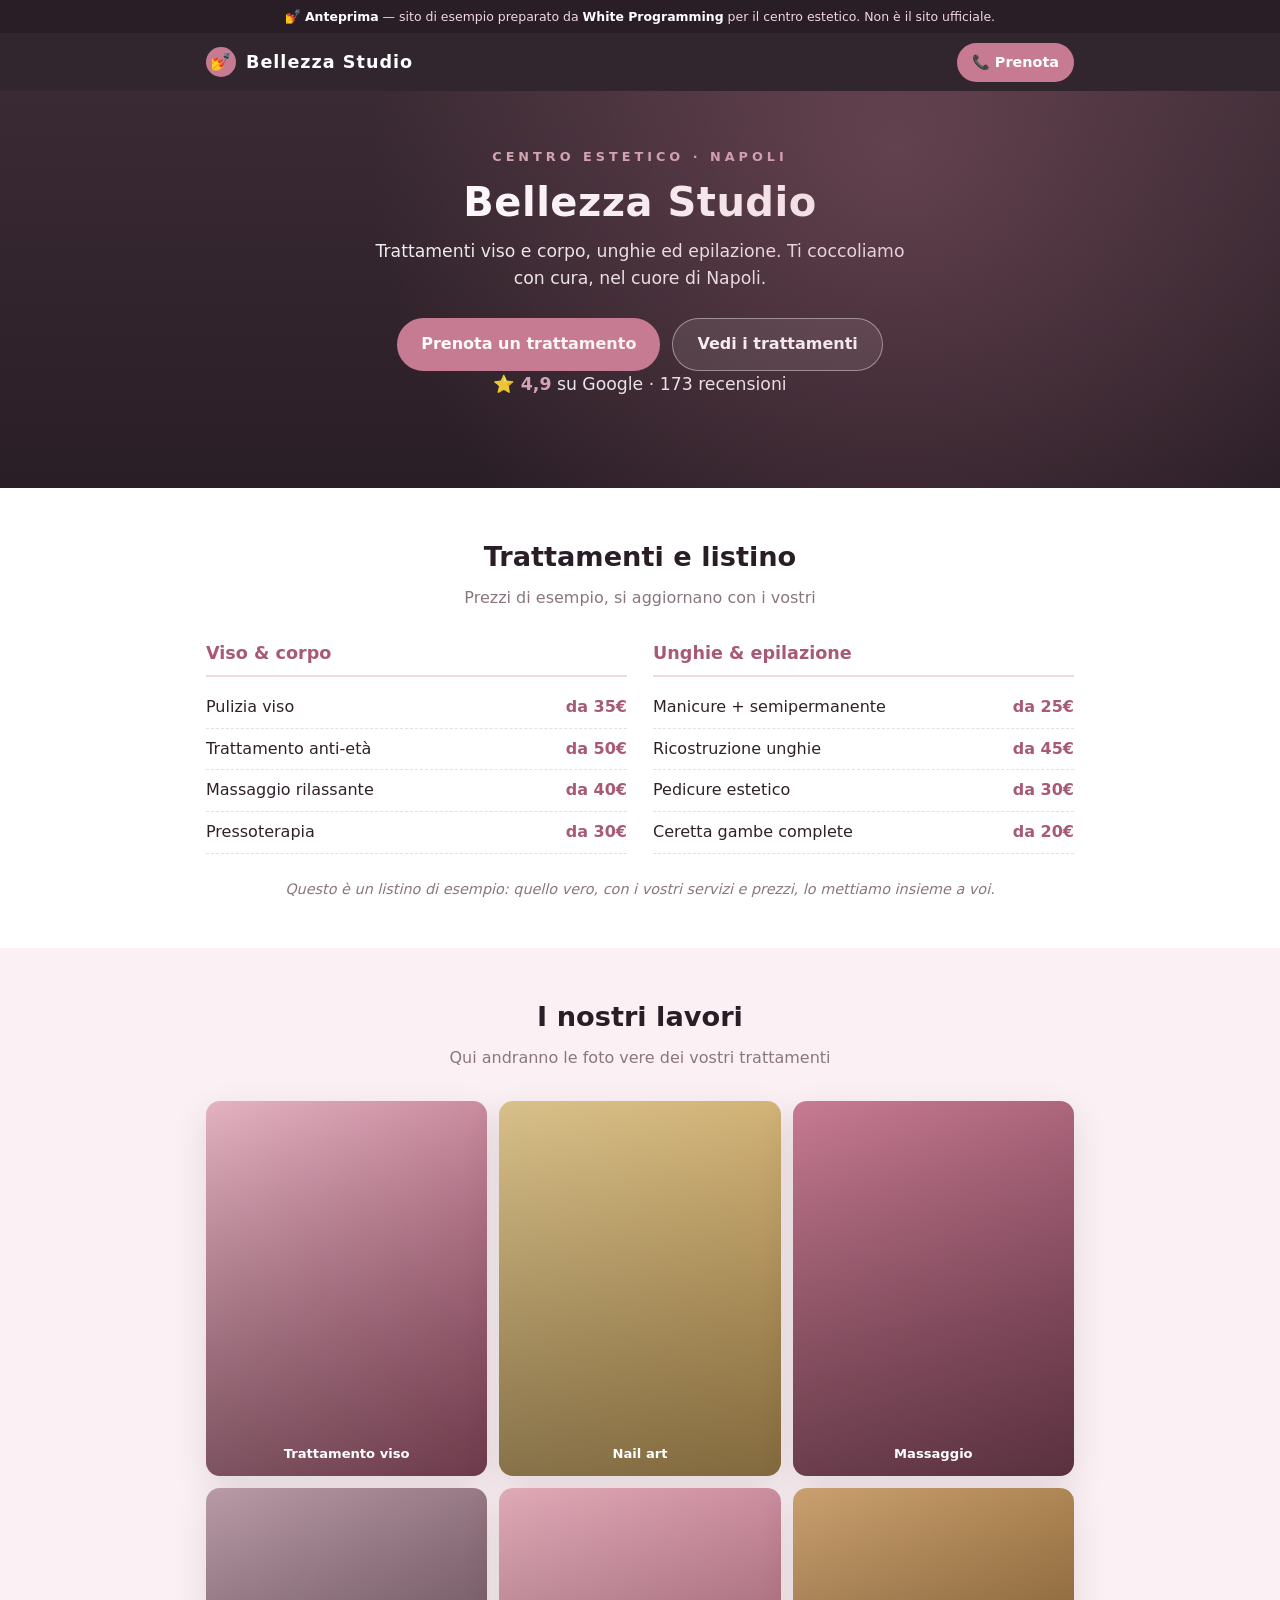
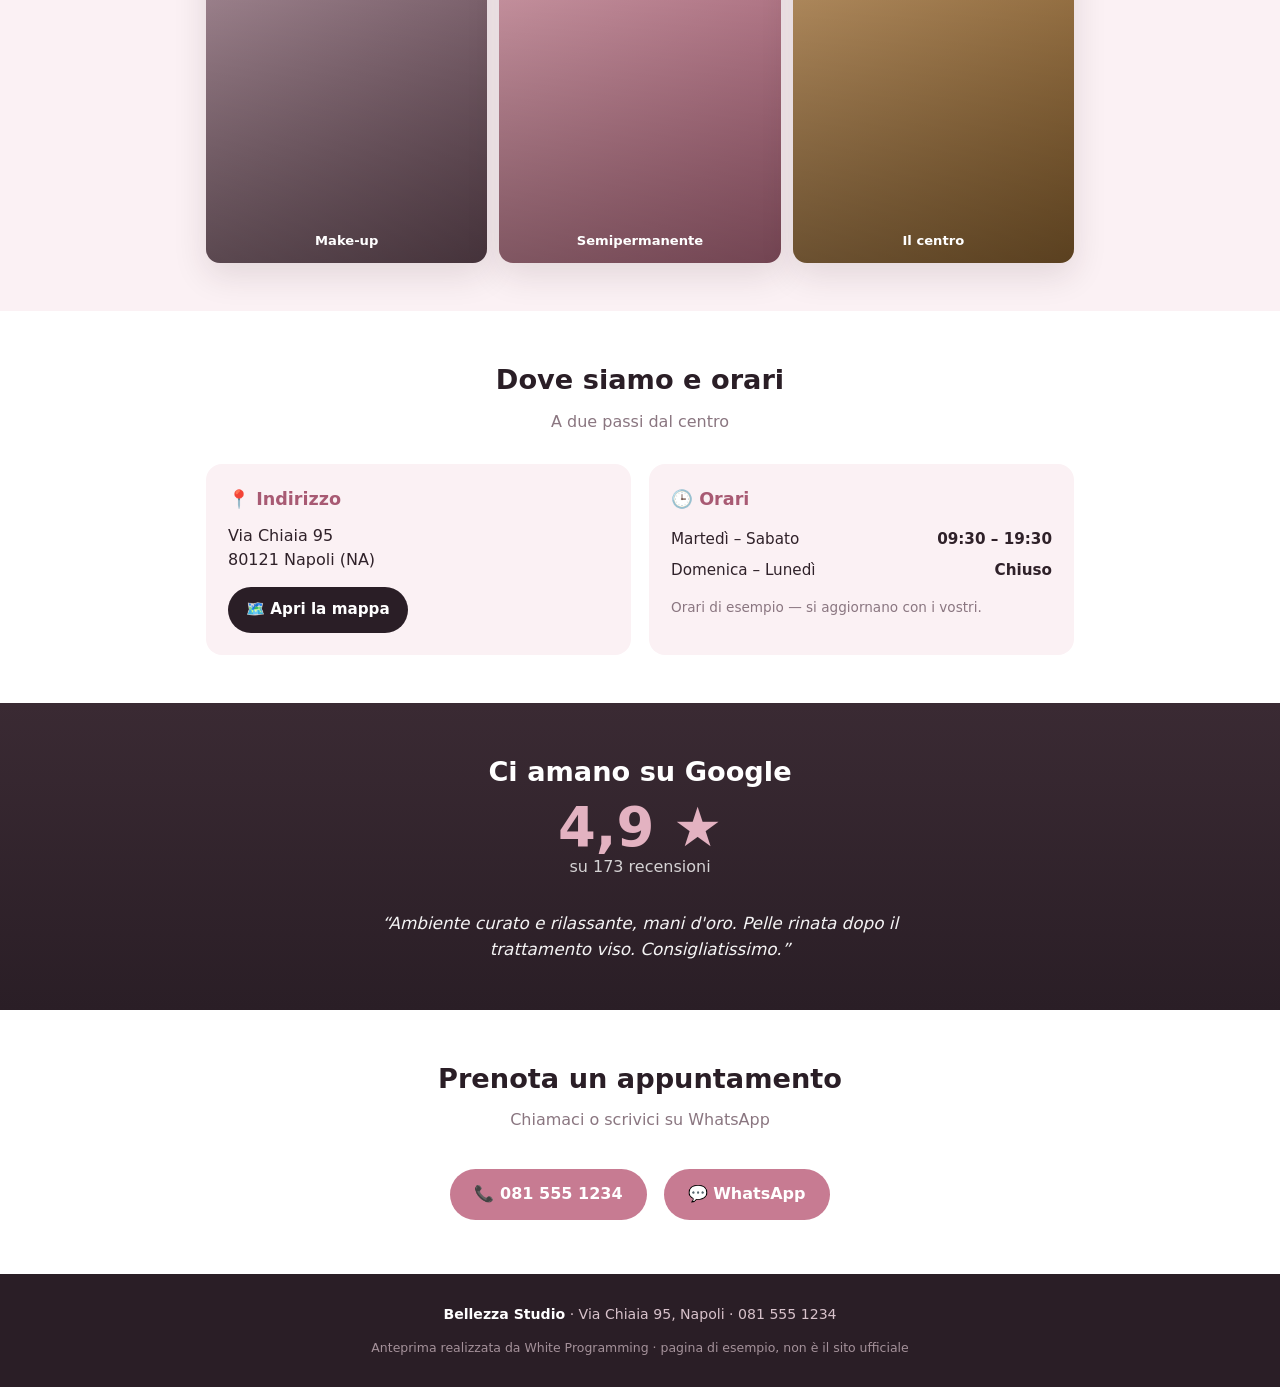
<file: esempi/demo-estetista.html>
<!doctype html>
<html lang="it">
<head>
<meta charset="utf-8">
<meta name="viewport" content="width=device-width, initial-scale=1">
<title>Bellezza Studio · Centro estetico Napoli</title>
<meta name="description" content="Centro estetico a Napoli: trattamenti viso e corpo, manicure, epilazione. Prenota il tuo appuntamento.">
<style>
  :root{
    --ink:#2a1e26; --bg:#fbf1f4; --carta:#ffffff; --rosa:#c77b92; --rosa-scuro:#a85a73;
    --oro:#c9a25e; --testo:#2f2129; --grigio:#8a7680; --ombra:0 12px 34px rgba(50,25,35,.12);
  }
  *{box-sizing:border-box;margin:0;padding:0}
  html{scroll-behavior:smooth}
  body{font-family:'Segoe UI',system-ui,-apple-system,sans-serif;color:var(--testo);background:var(--bg);line-height:1.55;-webkit-font-smoothing:antialiased}
  img{max-width:100%;display:block}
  a{color:inherit}
  .wrap{max-width:900px;margin:0 auto;padding:0 16px}
  .demo{background:var(--ink);color:#f0d6df;font-size:.78rem;text-align:center;padding:7px 16px}
  .demo b{color:#fff}
  header.top{position:sticky;top:0;z-index:20;background:rgba(42,30,38,.96);color:#fff;backdrop-filter:blur(8px)}
  .top .wrap{display:flex;align-items:center;justify-content:space-between;height:58px}
  .brand{display:flex;align-items:center;gap:10px;font-weight:800;font-size:1.1rem;text-decoration:none;letter-spacing:1px}
  .brand .dot{width:30px;height:30px;border-radius:50%;background:var(--rosa);display:grid;place-items:center;font-size:1rem}
  .call{display:inline-flex;align-items:center;gap:7px;background:var(--rosa);color:#fff;font-weight:800;text-decoration:none;padding:8px 15px;border-radius:999px;font-size:.9rem;white-space:nowrap}
  .hero{background:linear-gradient(180deg,#3a2a33,#2a1e26);color:#fff;text-align:center;padding:56px 16px 64px;position:relative;overflow:hidden}
  .hero::after{content:"";position:absolute;inset:0;background:radial-gradient(circle at 70% 15%,rgba(199,123,146,.3),transparent 55%);pointer-events:none}
  .hero .tag{font-size:.8rem;letter-spacing:4px;text-transform:uppercase;color:#e3b2c1;font-weight:700;margin-bottom:14px}
  .hero h1{font-size:2.5rem;line-height:1.08;font-weight:800;margin-bottom:14px;letter-spacing:.5px}
  .hero p{max-width:540px;margin:0 auto 26px;font-size:1.08rem;opacity:.92}
  .cta{display:flex;gap:12px;justify-content:center;flex-wrap:wrap}
  .btn{display:inline-flex;align-items:center;gap:8px;text-decoration:none;font-weight:800;padding:13px 24px;border-radius:999px;font-size:1rem;transition:transform .08s}
  .btn:active{transform:scale(.97)}
  .btn.rosa{background:var(--rosa);color:#fff}
  .btn.ghost{background:rgba(255,255,255,.1);color:#fff;border:1.5px solid rgba(255,255,255,.45)}
  .stelle{margin-top:22px;font-size:.95rem;opacity:.92}
  .stelle b{color:#e3b2c1}
  section{padding:48px 0}
  h2{font-size:1.7rem;color:var(--ink);text-align:center;margin-bottom:8px;font-weight:800}
  .sub{text-align:center;color:var(--grigio);margin-bottom:30px}
  .tratt{background:var(--carta)}
  .listino{display:grid;gap:26px}
  @media(min-width:640px){.listino{grid-template-columns:1fr 1fr}}
  .col h3{font-size:1.1rem;color:var(--rosa-scuro);border-bottom:2px solid rgba(199,123,146,.28);padding-bottom:7px;margin-bottom:10px}
  .col .riga{display:flex;justify-content:space-between;align-items:baseline;padding:8px 0;border-bottom:1px dashed #eadde2;gap:12px}
  .col .riga span{color:var(--testo)}
  .col .riga b{color:var(--rosa-scuro);white-space:nowrap}
  .nota{text-align:center;color:var(--grigio);font-size:.9rem;margin-top:24px;font-style:italic}
  .gall{background:var(--bg)}
  .fotos{display:grid;grid-template-columns:repeat(3,1fr);gap:12px}
  .foto{aspect-ratio:3/4;border-radius:14px;display:flex;align-items:flex-end;justify-content:center;padding:12px;color:#fff;font-size:.82rem;font-weight:700;position:relative;overflow:hidden;box-shadow:var(--ombra)}
  .foto::after{content:"";position:absolute;inset:0;background:linear-gradient(180deg,transparent,rgba(0,0,0,.35))}
  .foto span{position:relative;z-index:2}
  .f1{background:linear-gradient(135deg,#e3b2c1,#a85a73)}.f2{background:linear-gradient(135deg,#d8c08a,#c9a25e)}.f3{background:linear-gradient(135deg,#c77b92,#8a4a60)}
  .f4{background:linear-gradient(135deg,#b89aa6,#6a4e5a)}.f5{background:linear-gradient(135deg,#e0a9b6,#b0697e)}.f6{background:linear-gradient(135deg,#caa06f,#8a6230)}
  .info{background:var(--carta)}
  .cards{display:grid;gap:18px}
  @media(min-width:640px){.cards{grid-template-columns:1fr 1fr}}
  .card{background:var(--bg);border-radius:16px;padding:22px}
  .card h3{color:var(--rosa-scuro);font-size:1.1rem;margin-bottom:10px}
  .card .riga{display:flex;justify-content:space-between;padding:4px 0;font-size:.95rem}
  .card .riga b{color:var(--testo)}
  .map-btn{display:inline-flex;align-items:center;gap:8px;margin-top:14px;background:var(--ink);color:#fff;text-decoration:none;font-weight:700;padding:11px 18px;border-radius:999px;font-size:.95rem}
  .rec{background:linear-gradient(180deg,#3a2a33,#2a1e26);color:#fff;text-align:center}
  .rec h2{color:#fff}
  .big{font-size:3.4rem;font-weight:800;color:#e3b2c1;line-height:1}
  .rec .sub{color:rgba(255,255,255,.8)}
  .quote{max-width:560px;margin:22px auto 0;font-size:1.05rem;font-style:italic;opacity:.95}
  .prenota{background:var(--carta);text-align:center}
  .prenota .btn.rosa{margin:6px}
  footer{background:var(--ink);color:#d8c2cb;text-align:center;padding:30px 16px;font-size:.88rem}
  footer b{color:#fff}
  footer .mini{margin-top:12px;font-size:.78rem;opacity:.7}
</style>
</head>
<body>
<div class="demo">💅 <b>Anteprima</b> — sito di esempio preparato da <b>White Programming</b> per il centro estetico. Non è il sito ufficiale.</div>
<header class="top">
  <div class="wrap">
    <a class="brand" href="#"><span class="dot">💅</span> Bellezza Studio</a>
    <a class="call" href="tel:+390815551234">📞 Prenota</a>
  </div>
</header>
<section class="hero">
  <p class="tag">Centro estetico · Napoli</p>
  <h1>Bellezza Studio</h1>
  <p>Trattamenti viso e corpo, unghie ed epilazione. Ti coccoliamo con cura, nel cuore di Napoli.</p>
  <div class="cta">
    <a class="btn rosa" href="#prenota">Prenota un trattamento</a>
    <a class="btn ghost" href="#tratt">Vedi i trattamenti</a>
  </div>
  <p class="stelle">⭐ <b>4,9</b> su Google · 173 recensioni</p>
</section>
<section class="tratt" id="tratt">
  <div class="wrap">
    <h2>Trattamenti e listino</h2>
    <p class="sub">Prezzi di esempio, si aggiornano con i vostri</p>
    <div class="listino">
      <div class="col">
        <h3>Viso &amp; corpo</h3>
        <div class="riga"><span>Pulizia viso</span><b>da 35€</b></div>
        <div class="riga"><span>Trattamento anti-età</span><b>da 50€</b></div>
        <div class="riga"><span>Massaggio rilassante</span><b>da 40€</b></div>
        <div class="riga"><span>Pressoterapia</span><b>da 30€</b></div>
      </div>
      <div class="col">
        <h3>Unghie &amp; epilazione</h3>
        <div class="riga"><span>Manicure + semipermanente</span><b>da 25€</b></div>
        <div class="riga"><span>Ricostruzione unghie</span><b>da 45€</b></div>
        <div class="riga"><span>Pedicure estetico</span><b>da 30€</b></div>
        <div class="riga"><span>Ceretta gambe complete</span><b>da 20€</b></div>
      </div>
    </div>
    <p class="nota">Questo è un listino di esempio: quello vero, con i vostri servizi e prezzi, lo mettiamo insieme a voi.</p>
  </div>
</section>
<section class="gall">
  <div class="wrap">
    <h2>I nostri lavori</h2>
    <p class="sub">Qui andranno le foto vere dei vostri trattamenti</p>
    <div class="fotos">
      <div class="foto f1"><span>Trattamento viso</span></div>
      <div class="foto f2"><span>Nail art</span></div>
      <div class="foto f3"><span>Massaggio</span></div>
      <div class="foto f4"><span>Make-up</span></div>
      <div class="foto f5"><span>Semipermanente</span></div>
      <div class="foto f6"><span>Il centro</span></div>
    </div>
  </div>
</section>
<section class="info" id="dove">
  <div class="wrap">
    <h2>Dove siamo e orari</h2>
    <p class="sub">A due passi dal centro</p>
    <div class="cards">
      <div class="card">
        <h3>📍 Indirizzo</h3>
        <p>Via Chiaia 95<br>80121 Napoli (NA)</p>
        <a class="map-btn" href="https://www.google.com/maps/search/?api=1&query=centro%20estetico%20Napoli%20Chiaia" target="_blank" rel="noopener">🗺️ Apri la mappa</a>
      </div>
      <div class="card">
        <h3>🕒 Orari</h3>
        <div class="riga"><span>Martedì – Sabato</span><b>09:30 – 19:30</b></div>
        <div class="riga"><span>Domenica – Lunedì</span><b>Chiuso</b></div>
        <p style="margin-top:10px;font-size:.85rem;color:var(--grigio)">Orari di esempio — si aggiornano con i vostri.</p>
      </div>
    </div>
  </div>
</section>
<section class="rec">
  <div class="wrap">
    <h2>Ci amano su Google</h2>
    <div class="big">4,9 ★</div>
    <p class="sub">su 173 recensioni</p>
    <p class="quote">“Ambiente curato e rilassante, mani d'oro. Pelle rinata dopo il trattamento viso. Consigliatissimo.”</p>
  </div>
</section>
<section class="prenota" id="prenota">
  <div class="wrap">
    <h2>Prenota un appuntamento</h2>
    <p class="sub">Chiamaci o scrivici su WhatsApp</p>
    <a class="btn rosa" href="tel:+390815551234">📞 081 555 1234</a>
    <a class="btn rosa" href="https://wa.me/390000000000" target="_blank" rel="noopener">💬 WhatsApp</a>
  </div>
</section>
<footer>
  <b>Bellezza Studio</b> · Via Chiaia 95, Napoli · 081 555 1234
  <div class="mini">Anteprima realizzata da White Programming · pagina di esempio, non è il sito ufficiale</div>
</footer>
</body>
</html>
</file>
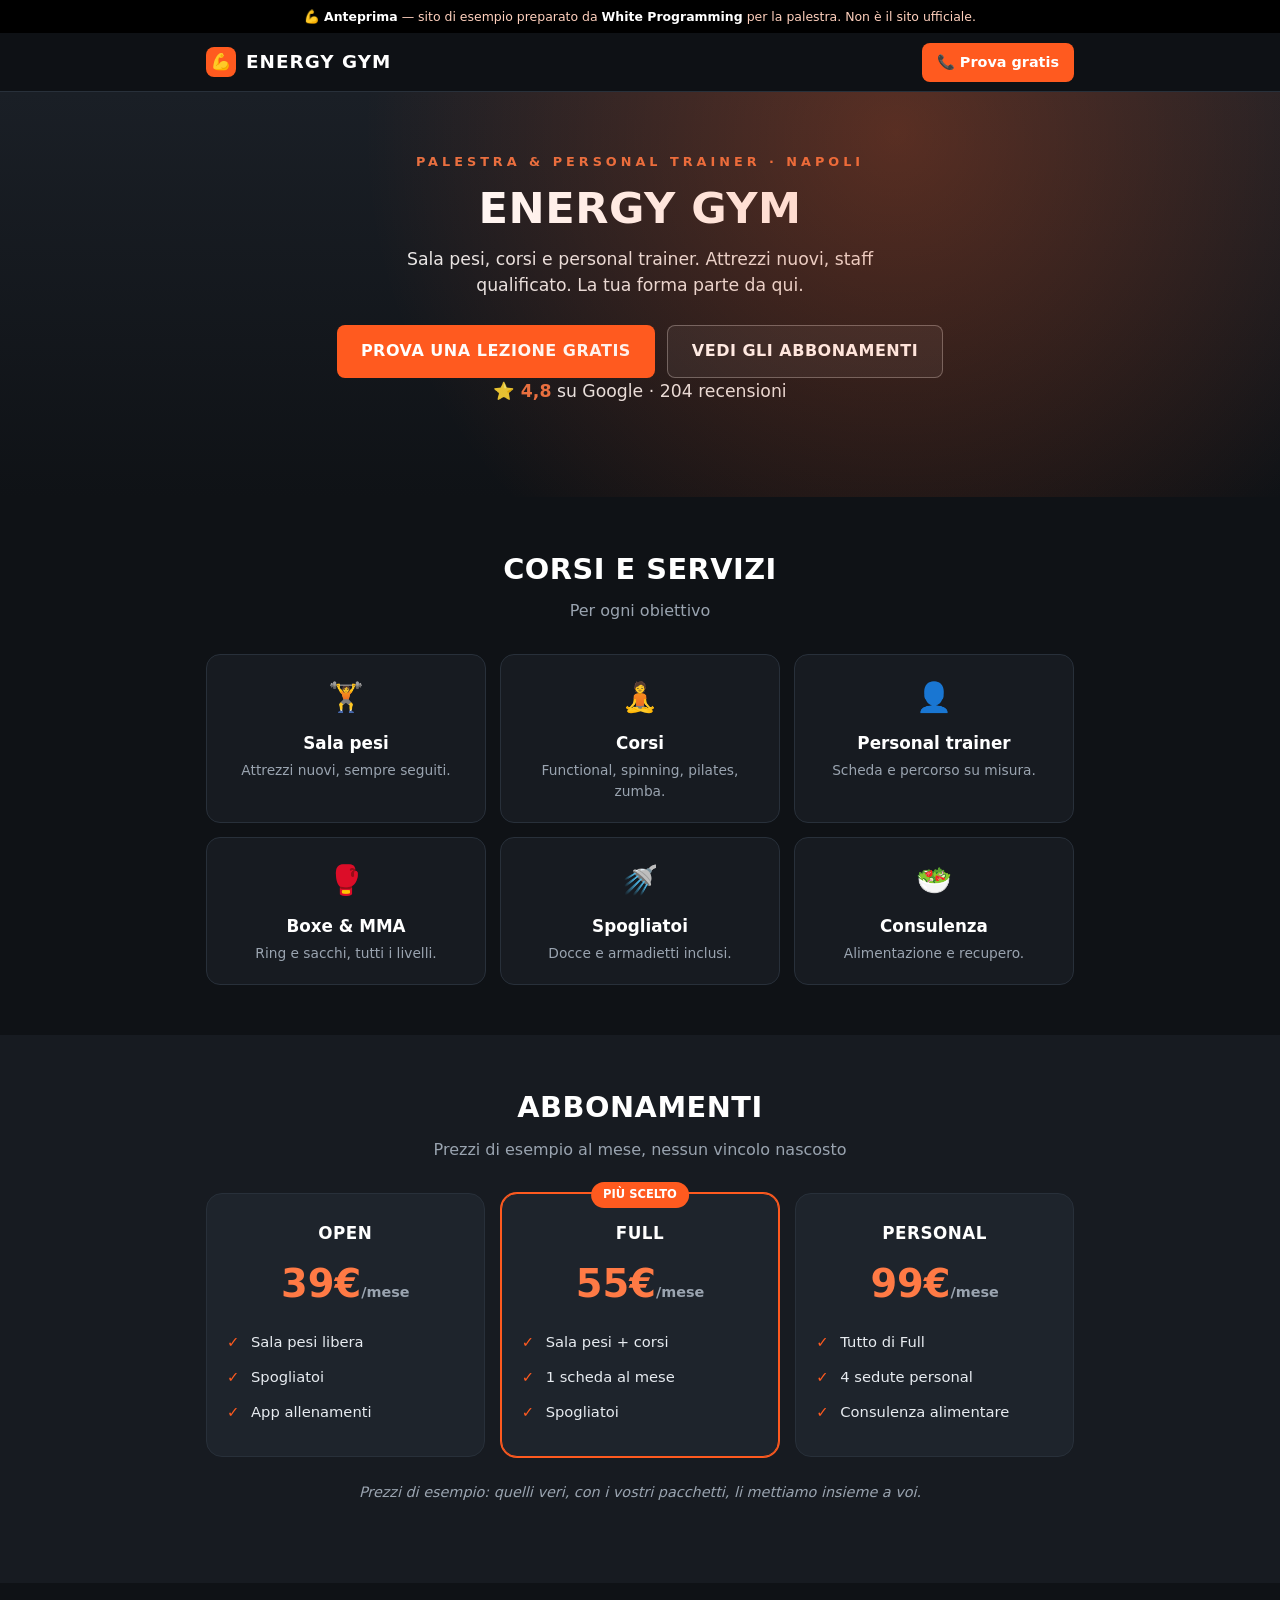
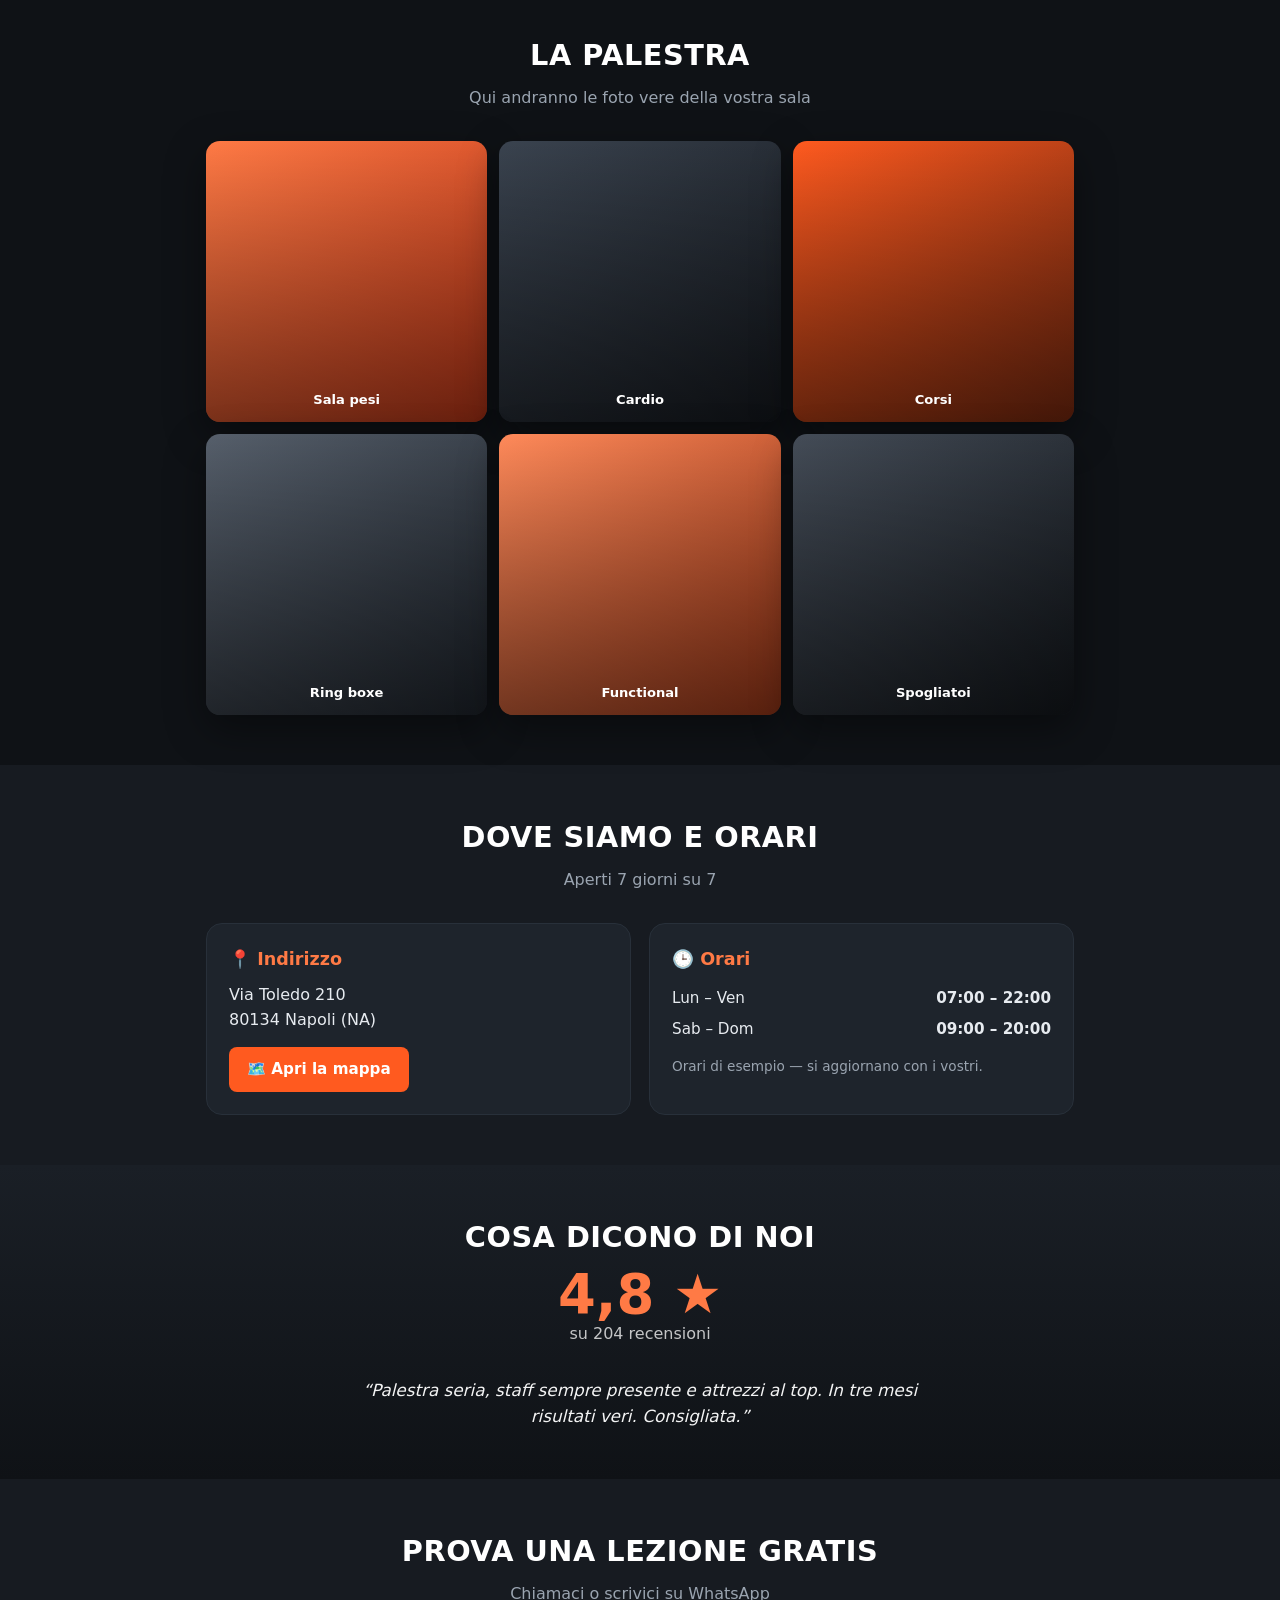
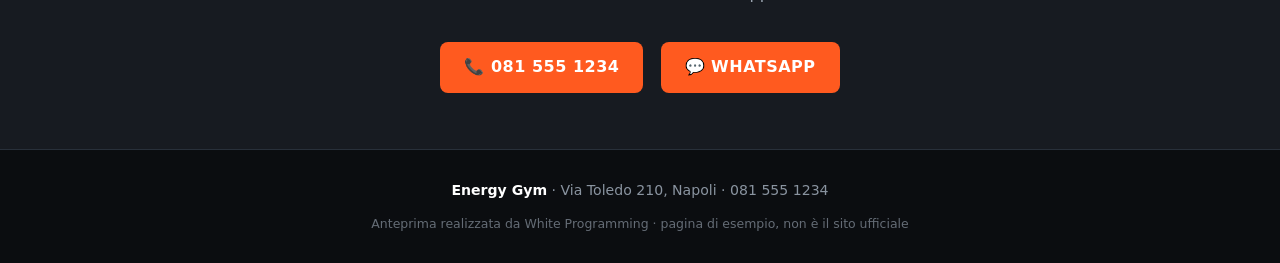
<file: esempi/demo-palestra.html>
<!doctype html>
<html lang="it">
<head>
<meta charset="utf-8">
<meta name="viewport" content="width=device-width, initial-scale=1">
<title>Energy Gym · Palestra Napoli</title>
<meta name="description" content="Palestra a Napoli: sala pesi, corsi, personal trainer. Prova una lezione gratis.">
<style>
  :root{
    --bg:#0f1216; --carta:#171b21; --carta2:#1e242c; --arancio:#ff5a1f; --arancio2:#ff7a45;
    --testo:#e7ebf0; --grigio:#9aa4b0; --linea:#28303a; --ombra:0 14px 40px rgba(0,0,0,.4);
  }
  *{box-sizing:border-box;margin:0;padding:0}
  html{scroll-behavior:smooth}
  body{font-family:'Segoe UI',system-ui,-apple-system,sans-serif;color:var(--testo);background:var(--bg);line-height:1.55;-webkit-font-smoothing:antialiased}
  img{max-width:100%;display:block}
  a{color:inherit}
  .wrap{max-width:900px;margin:0 auto;padding:0 16px}
  .demo{background:#000;color:#ffd0bd;font-size:.78rem;text-align:center;padding:7px 16px}
  .demo b{color:#fff}
  header.top{position:sticky;top:0;z-index:20;background:rgba(15,18,22,.95);color:#fff;backdrop-filter:blur(8px);border-bottom:1px solid var(--linea)}
  .top .wrap{display:flex;align-items:center;justify-content:space-between;height:58px}
  .brand{display:flex;align-items:center;gap:10px;font-weight:800;font-size:1.15rem;text-decoration:none;letter-spacing:1px;text-transform:uppercase}
  .brand .dot{width:30px;height:30px;border-radius:8px;background:var(--arancio);display:grid;place-items:center;font-size:1rem}
  .call{display:inline-flex;align-items:center;gap:7px;background:var(--arancio);color:#fff;font-weight:800;text-decoration:none;padding:8px 15px;border-radius:8px;font-size:.9rem;white-space:nowrap}
  .hero{background:linear-gradient(180deg,#1a1f26,#0f1216);color:#fff;text-align:center;padding:60px 16px 66px;position:relative;overflow:hidden}
  .hero::after{content:"";position:absolute;inset:0;background:radial-gradient(circle at 70% 10%,rgba(255,90,31,.28),transparent 55%);pointer-events:none}
  .hero .tag{font-size:.8rem;letter-spacing:4px;text-transform:uppercase;color:var(--arancio2);font-weight:800;margin-bottom:14px}
  .hero h1{font-size:2.7rem;line-height:1.05;font-weight:800;margin-bottom:14px;letter-spacing:.5px;text-transform:uppercase}
  .hero p{max-width:540px;margin:0 auto 26px;font-size:1.08rem;opacity:.9}
  .cta{display:flex;gap:12px;justify-content:center;flex-wrap:wrap}
  .btn{display:inline-flex;align-items:center;gap:8px;text-decoration:none;font-weight:800;padding:13px 24px;border-radius:8px;font-size:1rem;transition:transform .08s;text-transform:uppercase;letter-spacing:.5px}
  .btn:active{transform:scale(.97)}
  .btn.ar{background:var(--arancio);color:#fff}
  .btn.ghost{background:rgba(255,255,255,.06);color:#fff;border:1.5px solid rgba(255,255,255,.3)}
  .stelle{margin-top:22px;font-size:.95rem;opacity:.92}
  .stelle b{color:var(--arancio2)}
  section{padding:50px 0}
  h2{font-size:1.8rem;color:#fff;text-align:center;margin-bottom:8px;font-weight:800;text-transform:uppercase;letter-spacing:.5px}
  .sub{text-align:center;color:var(--grigio);margin-bottom:30px}
  .corsi .grid{display:grid;grid-template-columns:repeat(2,1fr);gap:14px}
  @media(min-width:640px){.corsi .grid{grid-template-columns:repeat(3,1fr)}}
  .corso{background:var(--carta);border:1px solid var(--linea);border-radius:14px;padding:20px 16px;text-align:center}
  .corso .ic{font-size:1.8rem}
  .corso h3{margin-top:10px;font-size:1.05rem;color:#fff}
  .corso p{color:var(--grigio);font-size:.86rem;margin-top:4px}
  .abb{background:var(--carta)}
  .prezzi{display:grid;gap:16px}
  @media(min-width:640px){.prezzi{grid-template-columns:repeat(3,1fr)}}
  .plan{background:var(--carta2);border:1px solid var(--linea);border-radius:16px;padding:26px 20px;text-align:center;position:relative}
  .plan.top{border-color:var(--arancio);box-shadow:0 0 0 1px var(--arancio)}
  .plan .badge{position:absolute;top:-12px;left:50%;transform:translateX(-50%);background:var(--arancio);color:#fff;font-size:.72rem;font-weight:800;padding:4px 12px;border-radius:999px;text-transform:uppercase}
  .plan h3{font-size:1.05rem;color:#fff;text-transform:uppercase;letter-spacing:.5px}
  .plan .eur{font-size:2.4rem;font-weight:800;color:var(--arancio2);margin:8px 0}
  .plan .eur small{font-size:.9rem;color:var(--grigio);font-weight:600}
  .plan ul{list-style:none;margin-top:12px;text-align:left}
  .plan li{padding:6px 0 6px 24px;position:relative;font-size:.92rem;color:var(--testo)}
  .plan li::before{content:"✓";position:absolute;left:0;color:var(--arancio);font-weight:800}
  .gall{background:var(--bg)}
  .fotos{display:grid;grid-template-columns:repeat(3,1fr);gap:12px}
  .foto{aspect-ratio:1/1;border-radius:14px;display:flex;align-items:flex-end;justify-content:center;padding:12px;color:#fff;font-size:.82rem;font-weight:700;position:relative;overflow:hidden;box-shadow:var(--ombra)}
  .foto::after{content:"";position:absolute;inset:0;background:linear-gradient(180deg,transparent,rgba(0,0,0,.45))}
  .foto span{position:relative;z-index:2}
  .f1{background:linear-gradient(135deg,#ff7a45,#c0391a)}.f2{background:linear-gradient(135deg,#3a434f,#171b21)}.f3{background:linear-gradient(135deg,#ff5a1f,#7a2a10)}
  .f4{background:linear-gradient(135deg,#565f6b,#20262e)}.f5{background:linear-gradient(135deg,#ff8a5a,#a03a1a)}.f6{background:linear-gradient(135deg,#444c57,#14181d)}
  .info{background:var(--carta)}
  .cards{display:grid;gap:18px}
  @media(min-width:640px){.cards{grid-template-columns:1fr 1fr}}
  .card{background:var(--carta2);border:1px solid var(--linea);border-radius:16px;padding:22px}
  .card h3{color:var(--arancio2);font-size:1.1rem;margin-bottom:10px}
  .card .riga{display:flex;justify-content:space-between;padding:4px 0;font-size:.95rem}
  .card .riga b{color:var(--testo)}
  .map-btn{display:inline-flex;align-items:center;gap:8px;margin-top:14px;background:var(--arancio);color:#fff;text-decoration:none;font-weight:700;padding:11px 18px;border-radius:8px;font-size:.95rem}
  .rec{background:linear-gradient(180deg,#1a1f26,#0f1216);color:#fff;text-align:center}
  .big{font-size:3.4rem;font-weight:800;color:var(--arancio2);line-height:1}
  .rec .sub{color:rgba(255,255,255,.75)}
  .quote{max-width:560px;margin:22px auto 0;font-size:1.05rem;font-style:italic;opacity:.95}
  .prova{background:var(--carta);text-align:center}
  .prova .btn.ar{margin:6px}
  footer{background:#0b0d10;color:#8a94a0;text-align:center;padding:30px 16px;font-size:.88rem;border-top:1px solid var(--linea)}
  footer b{color:#fff}
  footer .mini{margin-top:12px;font-size:.78rem;opacity:.7}
</style>
</head>
<body>
<div class="demo">💪 <b>Anteprima</b> — sito di esempio preparato da <b>White Programming</b> per la palestra. Non è il sito ufficiale.</div>
<header class="top">
  <div class="wrap">
    <a class="brand" href="#"><span class="dot">💪</span> Energy Gym</a>
    <a class="call" href="tel:+390815551234">📞 Prova gratis</a>
  </div>
</header>
<section class="hero">
  <p class="tag">Palestra &amp; Personal Trainer · Napoli</p>
  <h1>Energy Gym</h1>
  <p>Sala pesi, corsi e personal trainer. Attrezzi nuovi, staff qualificato. La tua forma parte da qui.</p>
  <div class="cta">
    <a class="btn ar" href="#prova">Prova una lezione gratis</a>
    <a class="btn ghost" href="#abb">Vedi gli abbonamenti</a>
  </div>
  <p class="stelle">⭐ <b>4,8</b> su Google · 204 recensioni</p>
</section>
<section class="corsi">
  <div class="wrap">
    <h2>Corsi e servizi</h2>
    <p class="sub">Per ogni obiettivo</p>
    <div class="grid">
      <div class="corso"><div class="ic">🏋️</div><h3>Sala pesi</h3><p>Attrezzi nuovi, sempre seguiti.</p></div>
      <div class="corso"><div class="ic">🧘</div><h3>Corsi</h3><p>Functional, spinning, pilates, zumba.</p></div>
      <div class="corso"><div class="ic">👤</div><h3>Personal trainer</h3><p>Scheda e percorso su misura.</p></div>
      <div class="corso"><div class="ic">🥊</div><h3>Boxe &amp; MMA</h3><p>Ring e sacchi, tutti i livelli.</p></div>
      <div class="corso"><div class="ic">🚿</div><h3>Spogliatoi</h3><p>Docce e armadietti inclusi.</p></div>
      <div class="corso"><div class="ic">🥗</div><h3>Consulenza</h3><p>Alimentazione e recupero.</p></div>
    </div>
  </div>
</section>
<section class="abb" id="abb">
  <div class="wrap">
    <h2>Abbonamenti</h2>
    <p class="sub">Prezzi di esempio al mese, nessun vincolo nascosto</p>
    <div class="prezzi">
      <div class="plan"><h3>Open</h3><div class="eur">39€<small>/mese</small></div><ul><li>Sala pesi libera</li><li>Spogliatoi</li><li>App allenamenti</li></ul></div>
      <div class="plan top"><div class="badge">Più scelto</div><h3>Full</h3><div class="eur">55€<small>/mese</small></div><ul><li>Sala pesi + corsi</li><li>1 scheda al mese</li><li>Spogliatoi</li></ul></div>
      <div class="plan"><h3>Personal</h3><div class="eur">99€<small>/mese</small></div><ul><li>Tutto di Full</li><li>4 sedute personal</li><li>Consulenza alimentare</li></ul></div>
    </div>
    <p class="sub" style="margin-top:24px;font-style:italic;font-size:.9rem">Prezzi di esempio: quelli veri, con i vostri pacchetti, li mettiamo insieme a voi.</p>
  </div>
</section>
<section class="gall">
  <div class="wrap">
    <h2>La palestra</h2>
    <p class="sub">Qui andranno le foto vere della vostra sala</p>
    <div class="fotos">
      <div class="foto f1"><span>Sala pesi</span></div>
      <div class="foto f2"><span>Cardio</span></div>
      <div class="foto f3"><span>Corsi</span></div>
      <div class="foto f4"><span>Ring boxe</span></div>
      <div class="foto f5"><span>Functional</span></div>
      <div class="foto f6"><span>Spogliatoi</span></div>
    </div>
  </div>
</section>
<section class="info" id="dove">
  <div class="wrap">
    <h2>Dove siamo e orari</h2>
    <p class="sub">Aperti 7 giorni su 7</p>
    <div class="cards">
      <div class="card">
        <h3>📍 Indirizzo</h3>
        <p>Via Toledo 210<br>80134 Napoli (NA)</p>
        <a class="map-btn" href="https://www.google.com/maps/search/?api=1&query=palestra%20Napoli%20centro" target="_blank" rel="noopener">🗺️ Apri la mappa</a>
      </div>
      <div class="card">
        <h3>🕒 Orari</h3>
        <div class="riga"><span>Lun – Ven</span><b>07:00 – 22:00</b></div>
        <div class="riga"><span>Sab – Dom</span><b>09:00 – 20:00</b></div>
        <p style="margin-top:10px;font-size:.85rem;color:var(--grigio)">Orari di esempio — si aggiornano con i vostri.</p>
      </div>
    </div>
  </div>
</section>
<section class="rec">
  <div class="wrap">
    <h2>Cosa dicono di noi</h2>
    <div class="big">4,8 ★</div>
    <p class="sub">su 204 recensioni</p>
    <p class="quote">“Palestra seria, staff sempre presente e attrezzi al top. In tre mesi risultati veri. Consigliata.”</p>
  </div>
</section>
<section class="prova" id="prova">
  <div class="wrap">
    <h2>Prova una lezione gratis</h2>
    <p class="sub">Chiamaci o scrivici su WhatsApp</p>
    <a class="btn ar" href="tel:+390815551234">📞 081 555 1234</a>
    <a class="btn ar" href="https://wa.me/390000000000" target="_blank" rel="noopener">💬 WhatsApp</a>
  </div>
</section>
<footer>
  <b>Energy Gym</b> · Via Toledo 210, Napoli · 081 555 1234
  <div class="mini">Anteprima realizzata da White Programming · pagina di esempio, non è il sito ufficiale</div>
</footer>
</body>
</html>
</file>
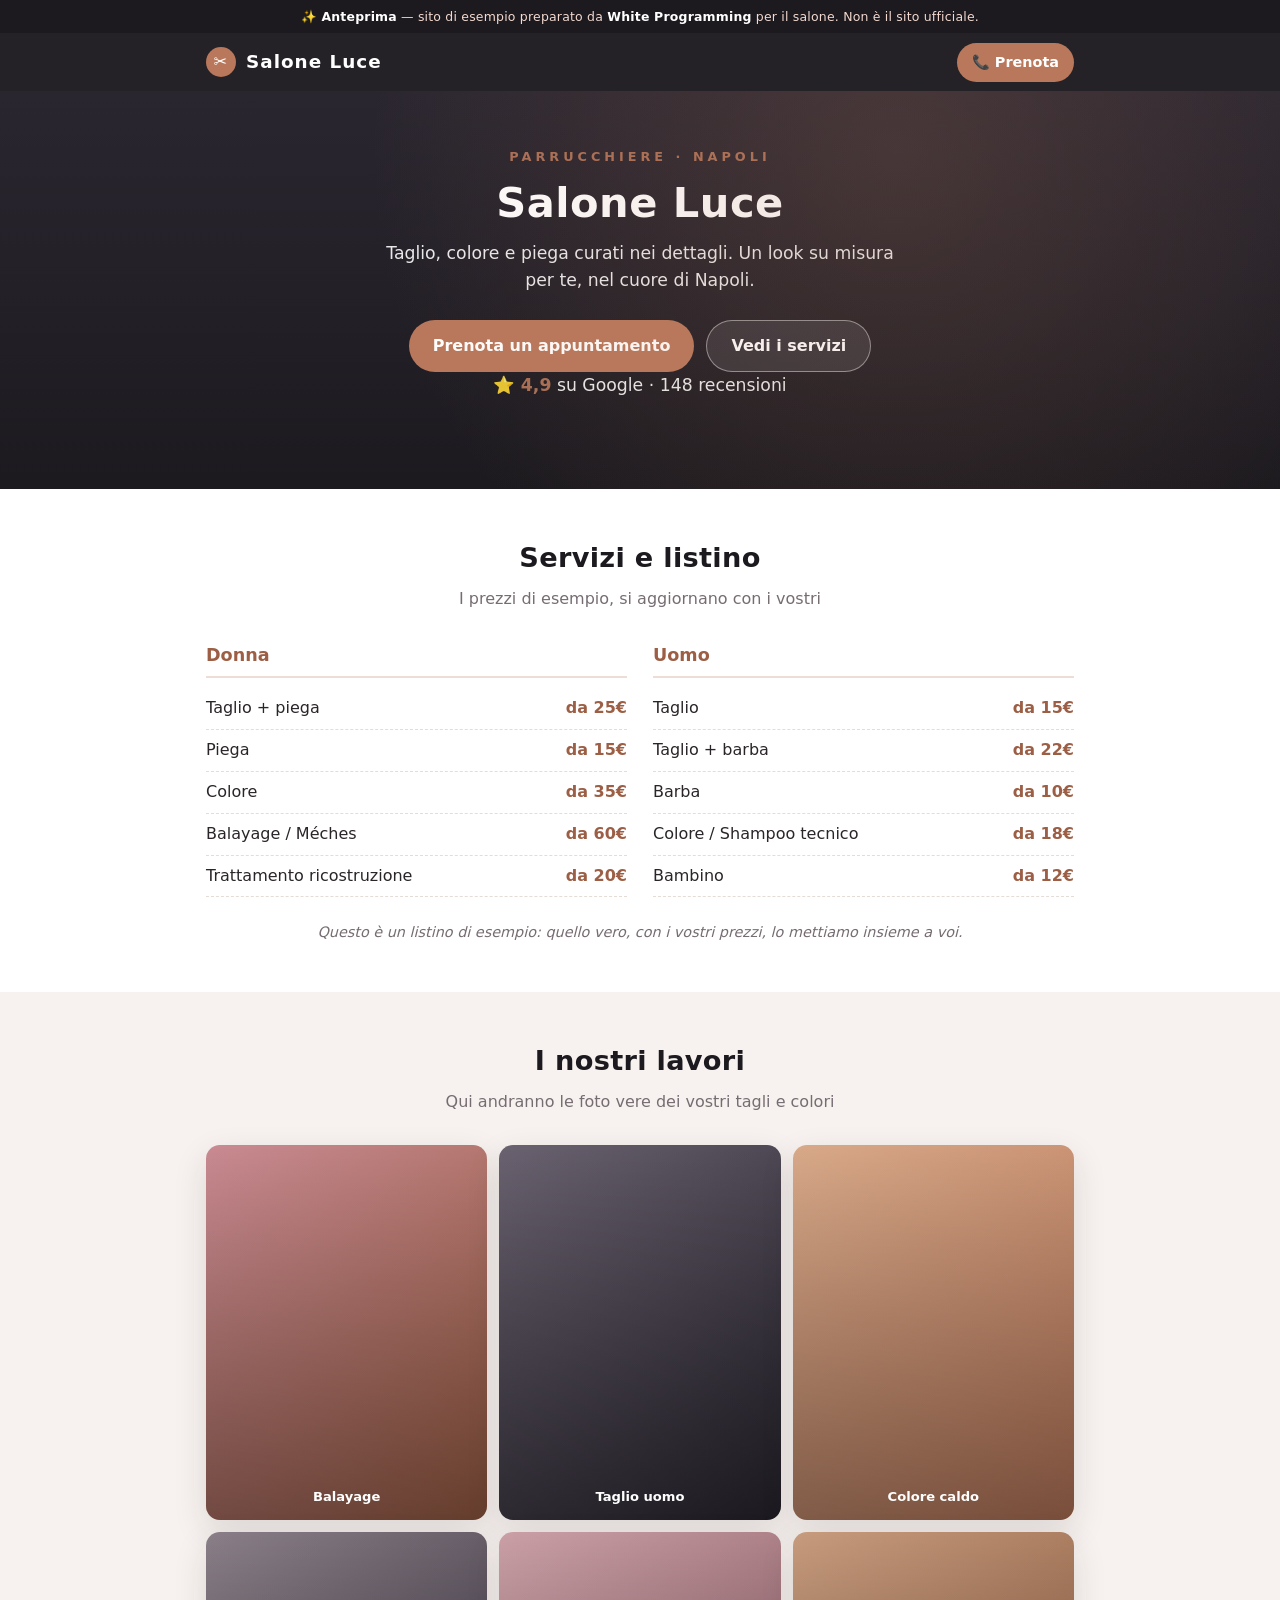
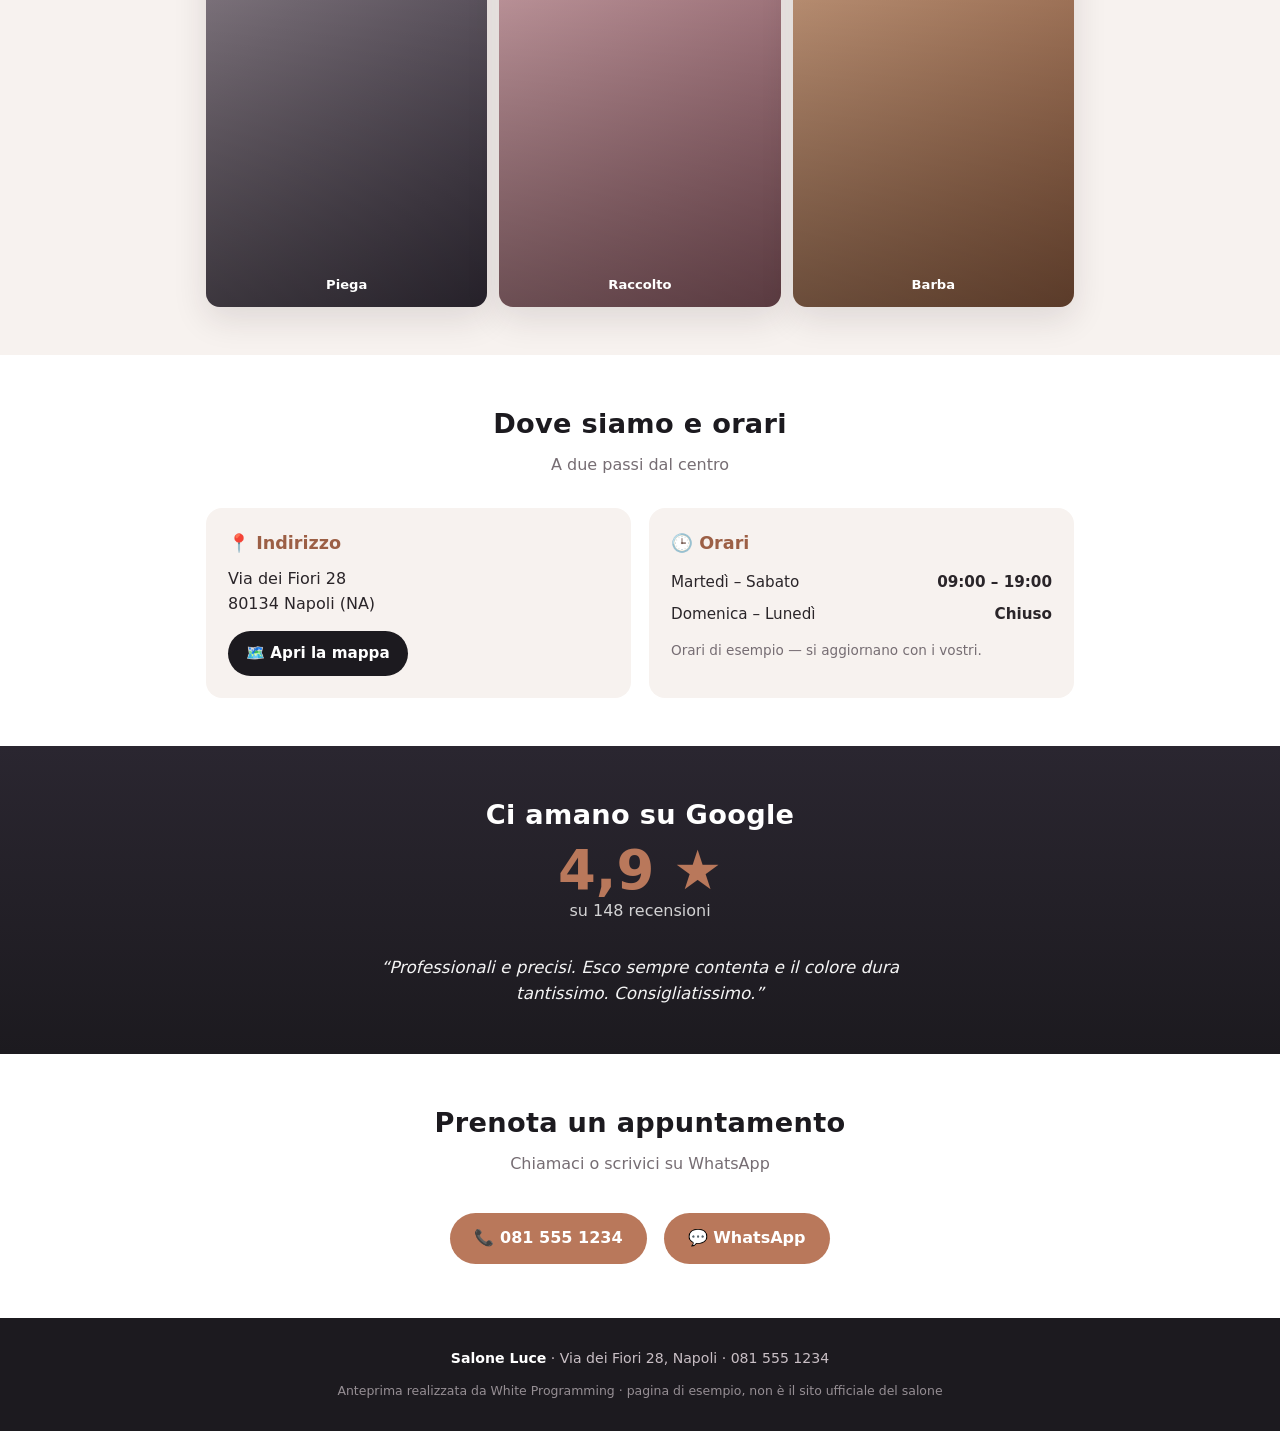
<file: esempi/demo-parrucchiere.html>
<!doctype html>
<html lang="it">
<head>
<meta charset="utf-8">
<meta name="viewport" content="width=device-width, initial-scale=1">
<title>Salone Luce · Parrucchiere Napoli</title>
<meta name="description" content="Parrucchiere a Napoli: taglio, piega, colore e balayage. Prenota il tuo appuntamento.">
<style>
  :root{
    --ink:#1c1a1f; --bg:#f7f2ef; --carta:#ffffff; --rame:#b9785b; --rame-scuro:#9c5f45;
    --rosa:#c98a92; --testo:#2a2529; --grigio:#766d73; --ombra:0 12px 34px rgba(40,25,30,.12);
  }
  *{box-sizing:border-box;margin:0;padding:0}
  html{scroll-behavior:smooth}
  body{font-family:'Segoe UI',system-ui,-apple-system,sans-serif;color:var(--testo);background:var(--bg);line-height:1.55;-webkit-font-smoothing:antialiased}
  img{max-width:100%;display:block}
  a{color:inherit}
  .wrap{max-width:900px;margin:0 auto;padding:0 16px}

  .demo{background:var(--ink);color:#f3d9cf;font-size:.78rem;text-align:center;padding:7px 16px;letter-spacing:.2px}
  .demo b{color:#fff}

  header.top{position:sticky;top:0;z-index:20;background:rgba(28,26,31,.96);color:#fff;backdrop-filter:blur(8px)}
  .top .wrap{display:flex;align-items:center;justify-content:space-between;height:58px}
  .brand{display:flex;align-items:center;gap:10px;font-weight:800;font-size:1.15rem;text-decoration:none;letter-spacing:1px}
  .brand .dot{width:30px;height:30px;border-radius:50%;background:var(--rame);display:grid;place-items:center;font-size:1rem}
  .top nav{display:none;gap:22px}
  .call{display:inline-flex;align-items:center;gap:7px;background:var(--rame);color:#fff;font-weight:800;text-decoration:none;padding:8px 15px;border-radius:999px;font-size:.9rem;white-space:nowrap}

  .hero{background:linear-gradient(180deg,#2a2630,#1c1a1f);color:#fff;text-align:center;padding:56px 16px 64px;position:relative;overflow:hidden}
  .hero::after{content:"";position:absolute;inset:0;background:radial-gradient(circle at 70% 15%,rgba(185,120,91,.22),transparent 55%);pointer-events:none}
  .hero .tag{font-size:.8rem;letter-spacing:4px;text-transform:uppercase;color:var(--rame);font-weight:700;margin-bottom:14px}
  .hero h1{font-size:2.6rem;line-height:1.08;font-weight:800;margin-bottom:14px;letter-spacing:.5px}
  .hero p{max-width:540px;margin:0 auto 26px;font-size:1.08rem;opacity:.9}
  .cta{display:flex;gap:12px;justify-content:center;flex-wrap:wrap}
  .btn{display:inline-flex;align-items:center;gap:8px;text-decoration:none;font-weight:800;padding:13px 24px;border-radius:999px;font-size:1rem;transition:transform .08s}
  .btn:active{transform:scale(.97)}
  .btn.rame{background:var(--rame);color:#fff}
  .btn.ghost{background:rgba(255,255,255,.1);color:#fff;border:1.5px solid rgba(255,255,255,.45)}
  .stelle{margin-top:22px;font-size:.95rem;opacity:.92}
  .stelle b{color:var(--rame)}

  section{padding:48px 0}
  h2{font-size:1.7rem;color:var(--ink);text-align:center;margin-bottom:8px;font-weight:800;letter-spacing:.3px}
  .sub{text-align:center;color:var(--grigio);margin-bottom:30px}

  /* servizi + prezzi */
  .servizi{background:var(--carta)}
  .listino{display:grid;gap:26px}
  @media(min-width:640px){.listino{grid-template-columns:1fr 1fr}}
  .col h3{font-size:1.1rem;color:var(--rame-scuro);border-bottom:2px solid rgba(185,120,91,.25);padding-bottom:7px;margin-bottom:10px}
  .col .riga{display:flex;justify-content:space-between;align-items:baseline;padding:8px 0;border-bottom:1px dashed #e6dcd6;gap:12px}
  .col .riga span{color:var(--testo)}
  .col .riga b{color:var(--rame-scuro);white-space:nowrap}
  .nota{text-align:center;color:var(--grigio);font-size:.9rem;margin-top:24px;font-style:italic}

  /* galleria lavori */
  .gall{background:var(--bg)}
  .fotos{display:grid;grid-template-columns:repeat(3,1fr);gap:12px}
  .foto{aspect-ratio:3/4;border-radius:14px;display:flex;align-items:flex-end;justify-content:center;padding:12px;color:#fff;font-size:.82rem;font-weight:700;position:relative;overflow:hidden;box-shadow:var(--ombra)}
  .foto::after{content:"";position:absolute;inset:0;background:linear-gradient(180deg,transparent,rgba(0,0,0,.35))}
  .foto span{position:relative;z-index:2}
  .f1{background:linear-gradient(135deg,#c98a92,#9c5f45)}
  .f2{background:linear-gradient(135deg,#6a6270,#2a2630)}
  .f3{background:linear-gradient(135deg,#d8a989,#b9785b)}
  .f4{background:linear-gradient(135deg,#8a7f88,#3a3340)}
  .f5{background:linear-gradient(135deg,#caa0a6,#8a5a63)}
  .f6{background:linear-gradient(135deg,#c79b7d,#8a5a3f)}

  /* info */
  .info{background:var(--carta)}
  .cards{display:grid;gap:18px}
  @media(min-width:640px){.cards{grid-template-columns:1fr 1fr}}
  .card{background:var(--bg);border-radius:16px;padding:22px}
  .card h3{color:var(--rame-scuro);font-size:1.1rem;margin-bottom:10px}
  .card .riga{display:flex;justify-content:space-between;padding:4px 0;font-size:.95rem}
  .card .riga b{color:var(--testo)}
  .map-btn{display:inline-flex;align-items:center;gap:8px;margin-top:14px;background:var(--ink);color:#fff;text-decoration:none;font-weight:700;padding:11px 18px;border-radius:999px;font-size:.95rem}

  .rec{background:linear-gradient(180deg,#2a2630,#1c1a1f);color:#fff;text-align:center}
  .rec h2{color:#fff}
  .big{font-size:3.4rem;font-weight:800;color:var(--rame);line-height:1}
  .rec .sub{color:rgba(255,255,255,.8)}
  .quote{max-width:560px;margin:22px auto 0;font-size:1.05rem;font-style:italic;opacity:.95}

  .prenota{background:var(--carta);text-align:center}
  .prenota .btn.rame{margin:6px}

  footer{background:var(--ink);color:#c9bfc5;text-align:center;padding:30px 16px;font-size:.88rem}
  footer b{color:#fff}
  footer .mini{margin-top:12px;font-size:.78rem;opacity:.7}
</style>
</head>
<body>

<div class="demo">✨ <b>Anteprima</b> — sito di esempio preparato da <b>White Programming</b> per il salone. Non è il sito ufficiale.</div>

<header class="top">
  <div class="wrap">
    <a class="brand" href="#"><span class="dot">✂️</span> Salone Luce</a>
    <nav>
      <a href="#servizi">Servizi</a>
      <a href="#dove">Dove siamo</a>
      <a href="#prenota">Prenota</a>
    </nav>
    <a class="call" href="tel:+390815551234">📞 Prenota</a>
  </div>
</header>

<section class="hero">
  <p class="tag">Parrucchiere · Napoli</p>
  <h1>Salone Luce</h1>
  <p>Taglio, colore e piega curati nei dettagli. Un look su misura per te, nel cuore di Napoli.</p>
  <div class="cta">
    <a class="btn rame" href="#prenota">Prenota un appuntamento</a>
    <a class="btn ghost" href="#servizi">Vedi i servizi</a>
  </div>
  <p class="stelle">⭐ <b>4,9</b> su Google · 148 recensioni</p>
</section>

<section class="servizi" id="servizi">
  <div class="wrap">
    <h2>Servizi e listino</h2>
    <p class="sub">I prezzi di esempio, si aggiornano con i vostri</p>
    <div class="listino">
      <div class="col">
        <h3>Donna</h3>
        <div class="riga"><span>Taglio + piega</span><b>da 25€</b></div>
        <div class="riga"><span>Piega</span><b>da 15€</b></div>
        <div class="riga"><span>Colore</span><b>da 35€</b></div>
        <div class="riga"><span>Balayage / Méches</span><b>da 60€</b></div>
        <div class="riga"><span>Trattamento ricostruzione</span><b>da 20€</b></div>
      </div>
      <div class="col">
        <h3>Uomo</h3>
        <div class="riga"><span>Taglio</span><b>da 15€</b></div>
        <div class="riga"><span>Taglio + barba</span><b>da 22€</b></div>
        <div class="riga"><span>Barba</span><b>da 10€</b></div>
        <div class="riga"><span>Colore / Shampoo tecnico</span><b>da 18€</b></div>
        <div class="riga"><span>Bambino</span><b>da 12€</b></div>
      </div>
    </div>
    <p class="nota">Questo è un listino di esempio: quello vero, con i vostri prezzi, lo mettiamo insieme a voi.</p>
  </div>
</section>

<section class="gall">
  <div class="wrap">
    <h2>I nostri lavori</h2>
    <p class="sub">Qui andranno le foto vere dei vostri tagli e colori</p>
    <div class="fotos">
      <div class="foto f1"><span>Balayage</span></div>
      <div class="foto f2"><span>Taglio uomo</span></div>
      <div class="foto f3"><span>Colore caldo</span></div>
      <div class="foto f4"><span>Piega</span></div>
      <div class="foto f5"><span>Raccolto</span></div>
      <div class="foto f6"><span>Barba</span></div>
    </div>
  </div>
</section>

<section class="info" id="dove">
  <div class="wrap">
    <h2>Dove siamo e orari</h2>
    <p class="sub">A due passi dal centro</p>
    <div class="cards">
      <div class="card">
        <h3>📍 Indirizzo</h3>
        <p>Via dei Fiori 28<br>80134 Napoli (NA)</p>
        <a class="map-btn" href="https://www.google.com/maps/search/?api=1&query=parrucchiere%20Napoli%20centro" target="_blank" rel="noopener">🗺️ Apri la mappa</a>
      </div>
      <div class="card">
        <h3>🕒 Orari</h3>
        <div class="riga"><span>Martedì – Sabato</span><b>09:00 – 19:00</b></div>
        <div class="riga"><span>Domenica – Lunedì</span><b>Chiuso</b></div>
        <p style="margin-top:10px;font-size:.85rem;color:var(--grigio)">Orari di esempio — si aggiornano con i vostri.</p>
      </div>
    </div>
  </div>
</section>

<section class="rec">
  <div class="wrap">
    <h2>Ci amano su Google</h2>
    <div class="big">4,9 ★</div>
    <p class="sub">su 148 recensioni</p>
    <p class="quote">“Professionali e precisi. Esco sempre contenta e il colore dura tantissimo. Consigliatissimo.”</p>
  </div>
</section>

<section class="prenota" id="prenota">
  <div class="wrap">
    <h2>Prenota un appuntamento</h2>
    <p class="sub">Chiamaci o scrivici su WhatsApp</p>
    <a class="btn rame" href="tel:+390815551234">📞 081 555 1234</a>
    <a class="btn rame" href="https://wa.me/390000000000" target="_blank" rel="noopener">💬 WhatsApp</a>
  </div>
</section>

<footer>
  <b>Salone Luce</b> · Via dei Fiori 28, Napoli · 081 555 1234
  <div class="mini">Anteprima realizzata da White Programming · pagina di esempio, non è il sito ufficiale del salone</div>
</footer>

</body>
</html>
</file>
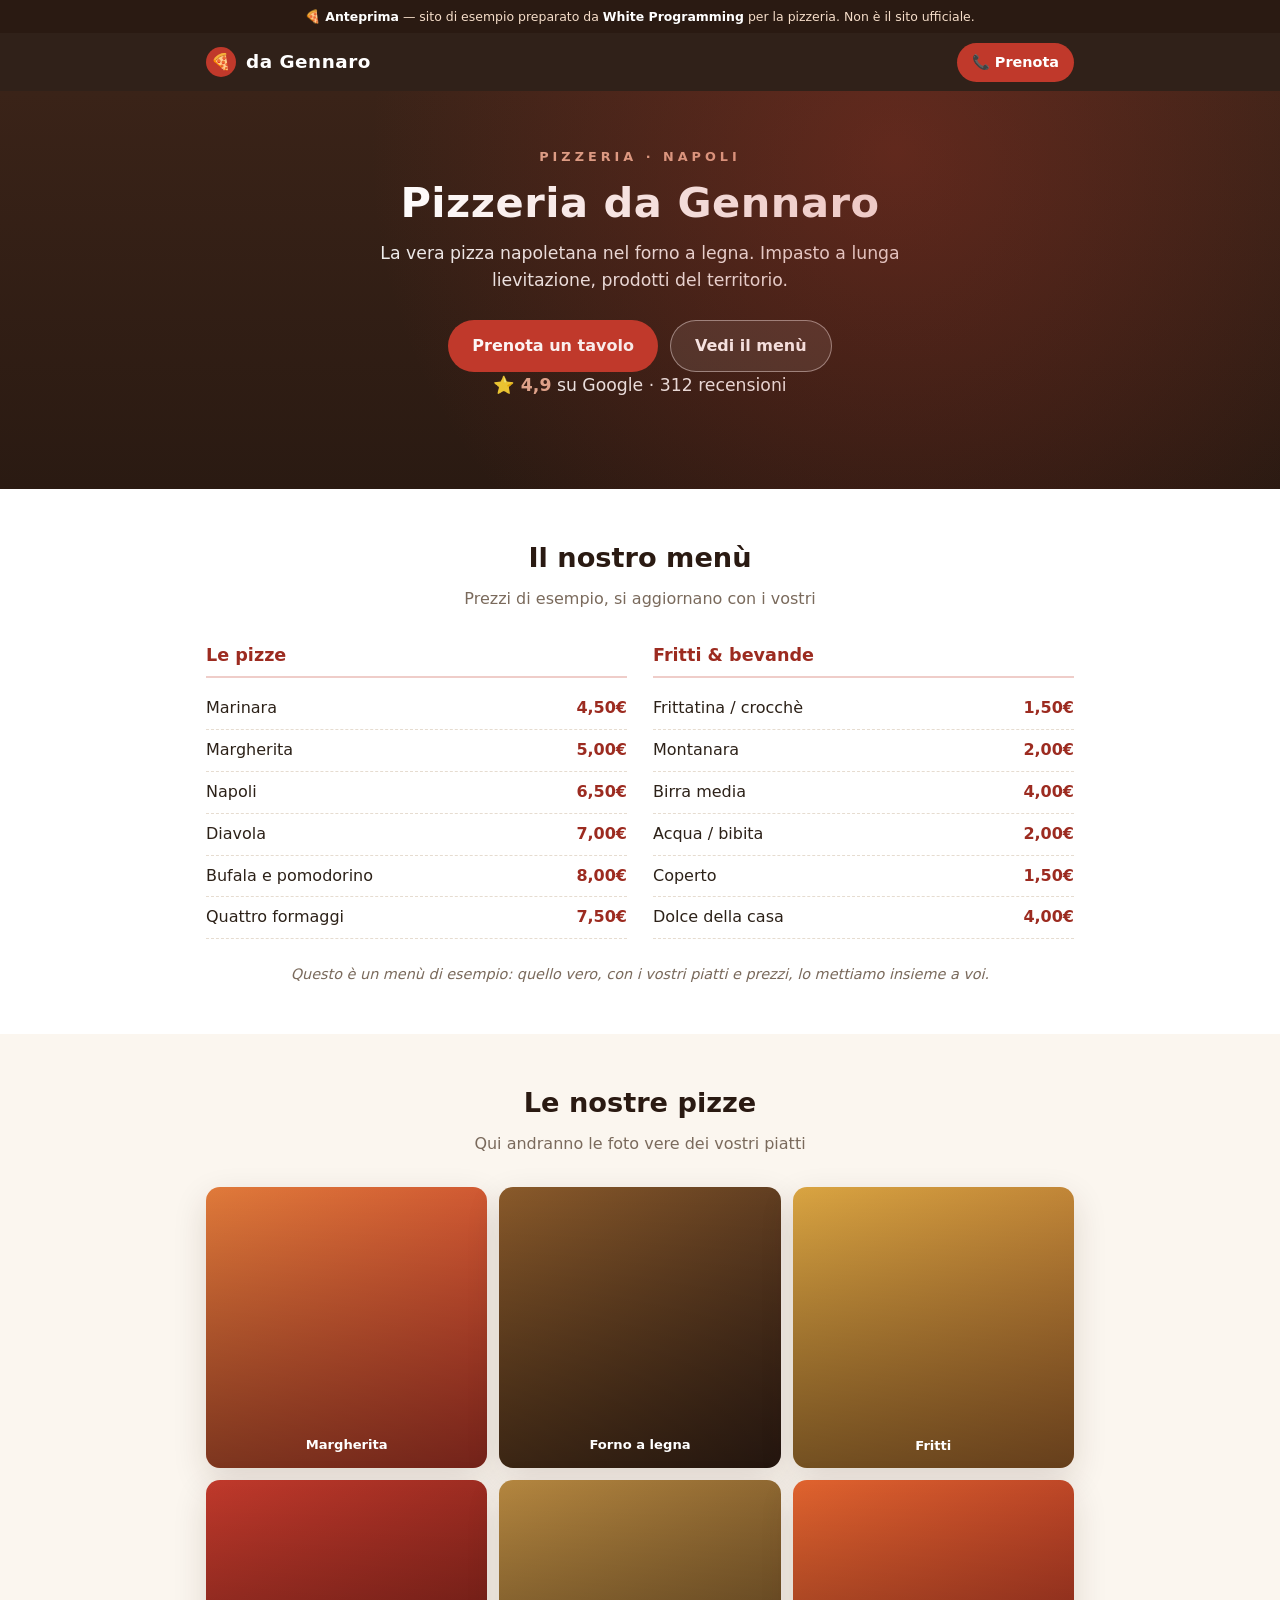
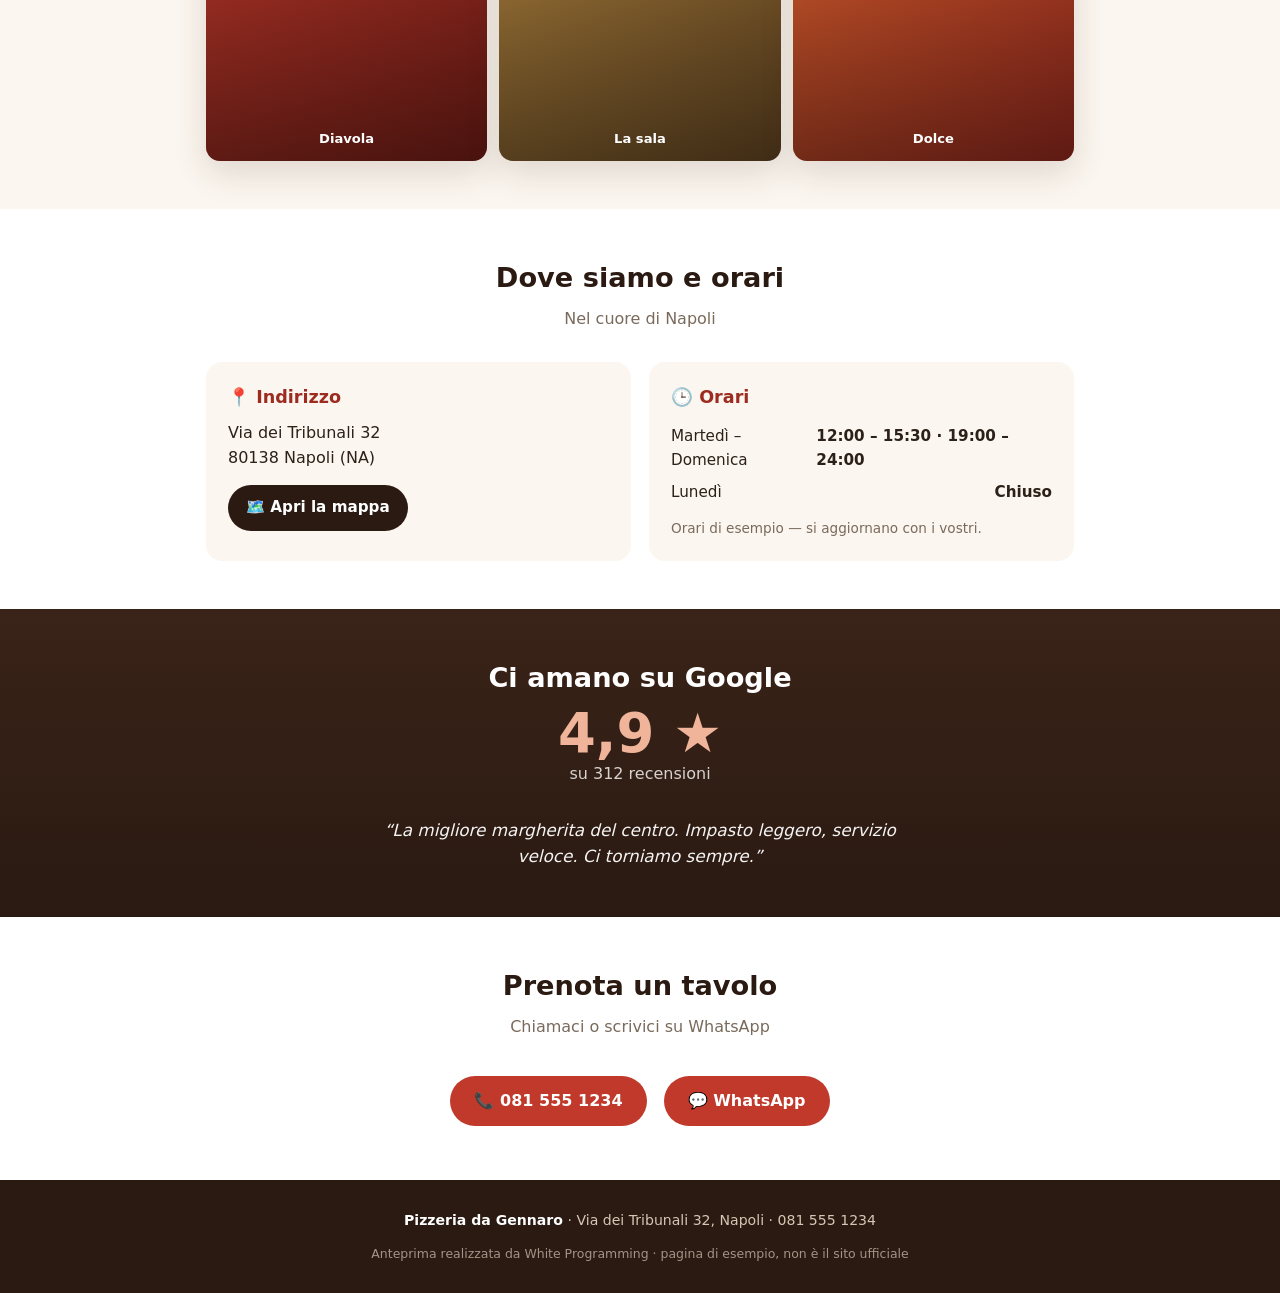
<file: esempi/demo-pizzeria.html>
<!doctype html>
<html lang="it">
<head>
<meta charset="utf-8">
<meta name="viewport" content="width=device-width, initial-scale=1">
<title>Pizzeria da Gennaro · Napoli</title>
<meta name="description" content="Pizzeria a Napoli: pizza nel forno a legna, fritti e birra. Prenota il tuo tavolo.">
<style>
  :root{
    --ink:#2a1a12; --bg:#fbf6ef; --carta:#ffffff; --rosso:#c0392b; --rosso-scuro:#9c2b20;
    --legno:#a9682e; --verde:#4b7a34; --testo:#2c2118; --grigio:#7a6a5c; --ombra:0 12px 34px rgba(60,30,15,.14);
  }
  *{box-sizing:border-box;margin:0;padding:0}
  html{scroll-behavior:smooth}
  body{font-family:'Segoe UI',system-ui,-apple-system,sans-serif;color:var(--testo);background:var(--bg);line-height:1.55;-webkit-font-smoothing:antialiased}
  img{max-width:100%;display:block}
  a{color:inherit}
  .wrap{max-width:900px;margin:0 auto;padding:0 16px}
  .demo{background:var(--ink);color:#f5ddc9;font-size:.78rem;text-align:center;padding:7px 16px}
  .demo b{color:#fff}
  header.top{position:sticky;top:0;z-index:20;background:rgba(42,26,18,.97);color:#fff;backdrop-filter:blur(8px)}
  .top .wrap{display:flex;align-items:center;justify-content:space-between;height:58px}
  .brand{display:flex;align-items:center;gap:10px;font-weight:800;font-size:1.15rem;text-decoration:none;letter-spacing:.5px}
  .brand .dot{width:30px;height:30px;border-radius:50%;background:var(--rosso);display:grid;place-items:center;font-size:1rem}
  .call{display:inline-flex;align-items:center;gap:7px;background:var(--rosso);color:#fff;font-weight:800;text-decoration:none;padding:8px 15px;border-radius:999px;font-size:.9rem;white-space:nowrap}
  .hero{background:linear-gradient(180deg,#3a2318,#2a1a12);color:#fff;text-align:center;padding:56px 16px 64px;position:relative;overflow:hidden}
  .hero::after{content:"";position:absolute;inset:0;background:radial-gradient(circle at 70% 15%,rgba(192,57,43,.3),transparent 55%);pointer-events:none}
  .hero .tag{font-size:.8rem;letter-spacing:4px;text-transform:uppercase;color:#f0b49a;font-weight:700;margin-bottom:14px}
  .hero h1{font-size:2.6rem;line-height:1.08;font-weight:800;margin-bottom:14px;letter-spacing:.5px}
  .hero p{max-width:540px;margin:0 auto 26px;font-size:1.08rem;opacity:.92}
  .cta{display:flex;gap:12px;justify-content:center;flex-wrap:wrap}
  .btn{display:inline-flex;align-items:center;gap:8px;text-decoration:none;font-weight:800;padding:13px 24px;border-radius:999px;font-size:1rem;transition:transform .08s}
  .btn:active{transform:scale(.97)}
  .btn.rosso{background:var(--rosso);color:#fff}
  .btn.ghost{background:rgba(255,255,255,.1);color:#fff;border:1.5px solid rgba(255,255,255,.45)}
  .stelle{margin-top:22px;font-size:.95rem;opacity:.92}
  .stelle b{color:#f0b49a}
  section{padding:48px 0}
  h2{font-size:1.7rem;color:var(--ink);text-align:center;margin-bottom:8px;font-weight:800}
  .sub{text-align:center;color:var(--grigio);margin-bottom:30px}
  .menu{background:var(--carta)}
  .listino{display:grid;gap:26px}
  @media(min-width:640px){.listino{grid-template-columns:1fr 1fr}}
  .col h3{font-size:1.1rem;color:var(--rosso-scuro);border-bottom:2px solid rgba(192,57,43,.25);padding-bottom:7px;margin-bottom:10px}
  .col .riga{display:flex;justify-content:space-between;align-items:baseline;padding:8px 0;border-bottom:1px dashed #e6dcd0;gap:12px}
  .col .riga span{color:var(--testo)}
  .col .riga b{color:var(--rosso-scuro);white-space:nowrap}
  .nota{text-align:center;color:var(--grigio);font-size:.9rem;margin-top:24px;font-style:italic}
  .gall{background:var(--bg)}
  .fotos{display:grid;grid-template-columns:repeat(3,1fr);gap:12px}
  .foto{aspect-ratio:1/1;border-radius:14px;display:flex;align-items:flex-end;justify-content:center;padding:12px;color:#fff;font-size:.82rem;font-weight:700;position:relative;overflow:hidden;box-shadow:var(--ombra)}
  .foto::after{content:"";position:absolute;inset:0;background:linear-gradient(180deg,transparent,rgba(0,0,0,.4))}
  .foto span{position:relative;z-index:2}
  .f1{background:linear-gradient(135deg,#e07a3a,#c0392b)}.f2{background:linear-gradient(135deg,#8a5a2a,#3a2318)}.f3{background:linear-gradient(135deg,#d9a441,#a9682e)}
  .f4{background:linear-gradient(135deg,#c0392b,#7a1f18)}.f5{background:linear-gradient(135deg,#b4863f,#6a4a24)}.f6{background:linear-gradient(135deg,#e0632e,#9c2b20)}
  .info{background:var(--carta)}
  .cards{display:grid;gap:18px}
  @media(min-width:640px){.cards{grid-template-columns:1fr 1fr}}
  .card{background:var(--bg);border-radius:16px;padding:22px}
  .card h3{color:var(--rosso-scuro);font-size:1.1rem;margin-bottom:10px}
  .card .riga{display:flex;justify-content:space-between;padding:4px 0;font-size:.95rem}
  .card .riga b{color:var(--testo)}
  .map-btn{display:inline-flex;align-items:center;gap:8px;margin-top:14px;background:var(--ink);color:#fff;text-decoration:none;font-weight:700;padding:11px 18px;border-radius:999px;font-size:.95rem}
  .rec{background:linear-gradient(180deg,#3a2318,#2a1a12);color:#fff;text-align:center}
  .rec h2{color:#fff}
  .big{font-size:3.4rem;font-weight:800;color:#f0b49a;line-height:1}
  .rec .sub{color:rgba(255,255,255,.8)}
  .quote{max-width:560px;margin:22px auto 0;font-size:1.05rem;font-style:italic;opacity:.95}
  .prenota{background:var(--carta);text-align:center}
  .prenota .btn.rosso{margin:6px}
  footer{background:var(--ink);color:#d8c6b5;text-align:center;padding:30px 16px;font-size:.88rem}
  footer b{color:#fff}
  footer .mini{margin-top:12px;font-size:.78rem;opacity:.7}
</style>
</head>
<body>
<div class="demo">🍕 <b>Anteprima</b> — sito di esempio preparato da <b>White Programming</b> per la pizzeria. Non è il sito ufficiale.</div>
<header class="top">
  <div class="wrap">
    <a class="brand" href="#"><span class="dot">🍕</span> da Gennaro</a>
    <a class="call" href="tel:+390815551234">📞 Prenota</a>
  </div>
</header>
<section class="hero">
  <p class="tag">Pizzeria · Napoli</p>
  <h1>Pizzeria da Gennaro</h1>
  <p>La vera pizza napoletana nel forno a legna. Impasto a lunga lievitazione, prodotti del territorio.</p>
  <div class="cta">
    <a class="btn rosso" href="#prenota">Prenota un tavolo</a>
    <a class="btn ghost" href="#menu">Vedi il menù</a>
  </div>
  <p class="stelle">⭐ <b>4,9</b> su Google · 312 recensioni</p>
</section>
<section class="menu" id="menu">
  <div class="wrap">
    <h2>Il nostro menù</h2>
    <p class="sub">Prezzi di esempio, si aggiornano con i vostri</p>
    <div class="listino">
      <div class="col">
        <h3>Le pizze</h3>
        <div class="riga"><span>Marinara</span><b>4,50€</b></div>
        <div class="riga"><span>Margherita</span><b>5,00€</b></div>
        <div class="riga"><span>Napoli</span><b>6,50€</b></div>
        <div class="riga"><span>Diavola</span><b>7,00€</b></div>
        <div class="riga"><span>Bufala e pomodorino</span><b>8,00€</b></div>
        <div class="riga"><span>Quattro formaggi</span><b>7,50€</b></div>
      </div>
      <div class="col">
        <h3>Fritti & bevande</h3>
        <div class="riga"><span>Frittatina / crocchè</span><b>1,50€</b></div>
        <div class="riga"><span>Montanara</span><b>2,00€</b></div>
        <div class="riga"><span>Birra media</span><b>4,00€</b></div>
        <div class="riga"><span>Acqua / bibita</span><b>2,00€</b></div>
        <div class="riga"><span>Coperto</span><b>1,50€</b></div>
        <div class="riga"><span>Dolce della casa</span><b>4,00€</b></div>
      </div>
    </div>
    <p class="nota">Questo è un menù di esempio: quello vero, con i vostri piatti e prezzi, lo mettiamo insieme a voi.</p>
  </div>
</section>
<section class="gall">
  <div class="wrap">
    <h2>Le nostre pizze</h2>
    <p class="sub">Qui andranno le foto vere dei vostri piatti</p>
    <div class="fotos">
      <div class="foto f1"><span>Margherita</span></div>
      <div class="foto f2"><span>Forno a legna</span></div>
      <div class="foto f3"><span>Fritti</span></div>
      <div class="foto f4"><span>Diavola</span></div>
      <div class="foto f5"><span>La sala</span></div>
      <div class="foto f6"><span>Dolce</span></div>
    </div>
  </div>
</section>
<section class="info" id="dove">
  <div class="wrap">
    <h2>Dove siamo e orari</h2>
    <p class="sub">Nel cuore di Napoli</p>
    <div class="cards">
      <div class="card">
        <h3>📍 Indirizzo</h3>
        <p>Via dei Tribunali 32<br>80138 Napoli (NA)</p>
        <a class="map-btn" href="https://www.google.com/maps/search/?api=1&query=pizzeria%20Napoli%20centro" target="_blank" rel="noopener">🗺️ Apri la mappa</a>
      </div>
      <div class="card">
        <h3>🕒 Orari</h3>
        <div class="riga"><span>Martedì – Domenica</span><b>12:00 – 15:30 · 19:00 – 24:00</b></div>
        <div class="riga"><span>Lunedì</span><b>Chiuso</b></div>
        <p style="margin-top:10px;font-size:.85rem;color:var(--grigio)">Orari di esempio — si aggiornano con i vostri.</p>
      </div>
    </div>
  </div>
</section>
<section class="rec">
  <div class="wrap">
    <h2>Ci amano su Google</h2>
    <div class="big">4,9 ★</div>
    <p class="sub">su 312 recensioni</p>
    <p class="quote">“La migliore margherita del centro. Impasto leggero, servizio veloce. Ci torniamo sempre.”</p>
  </div>
</section>
<section class="prenota" id="prenota">
  <div class="wrap">
    <h2>Prenota un tavolo</h2>
    <p class="sub">Chiamaci o scrivici su WhatsApp</p>
    <a class="btn rosso" href="tel:+390815551234">📞 081 555 1234</a>
    <a class="btn rosso" href="https://wa.me/390000000000" target="_blank" rel="noopener">💬 WhatsApp</a>
  </div>
</section>
<footer>
  <b>Pizzeria da Gennaro</b> · Via dei Tribunali 32, Napoli · 081 555 1234
  <div class="mini">Anteprima realizzata da White Programming · pagina di esempio, non è il sito ufficiale</div>
</footer>
</body>
</html>
</file>
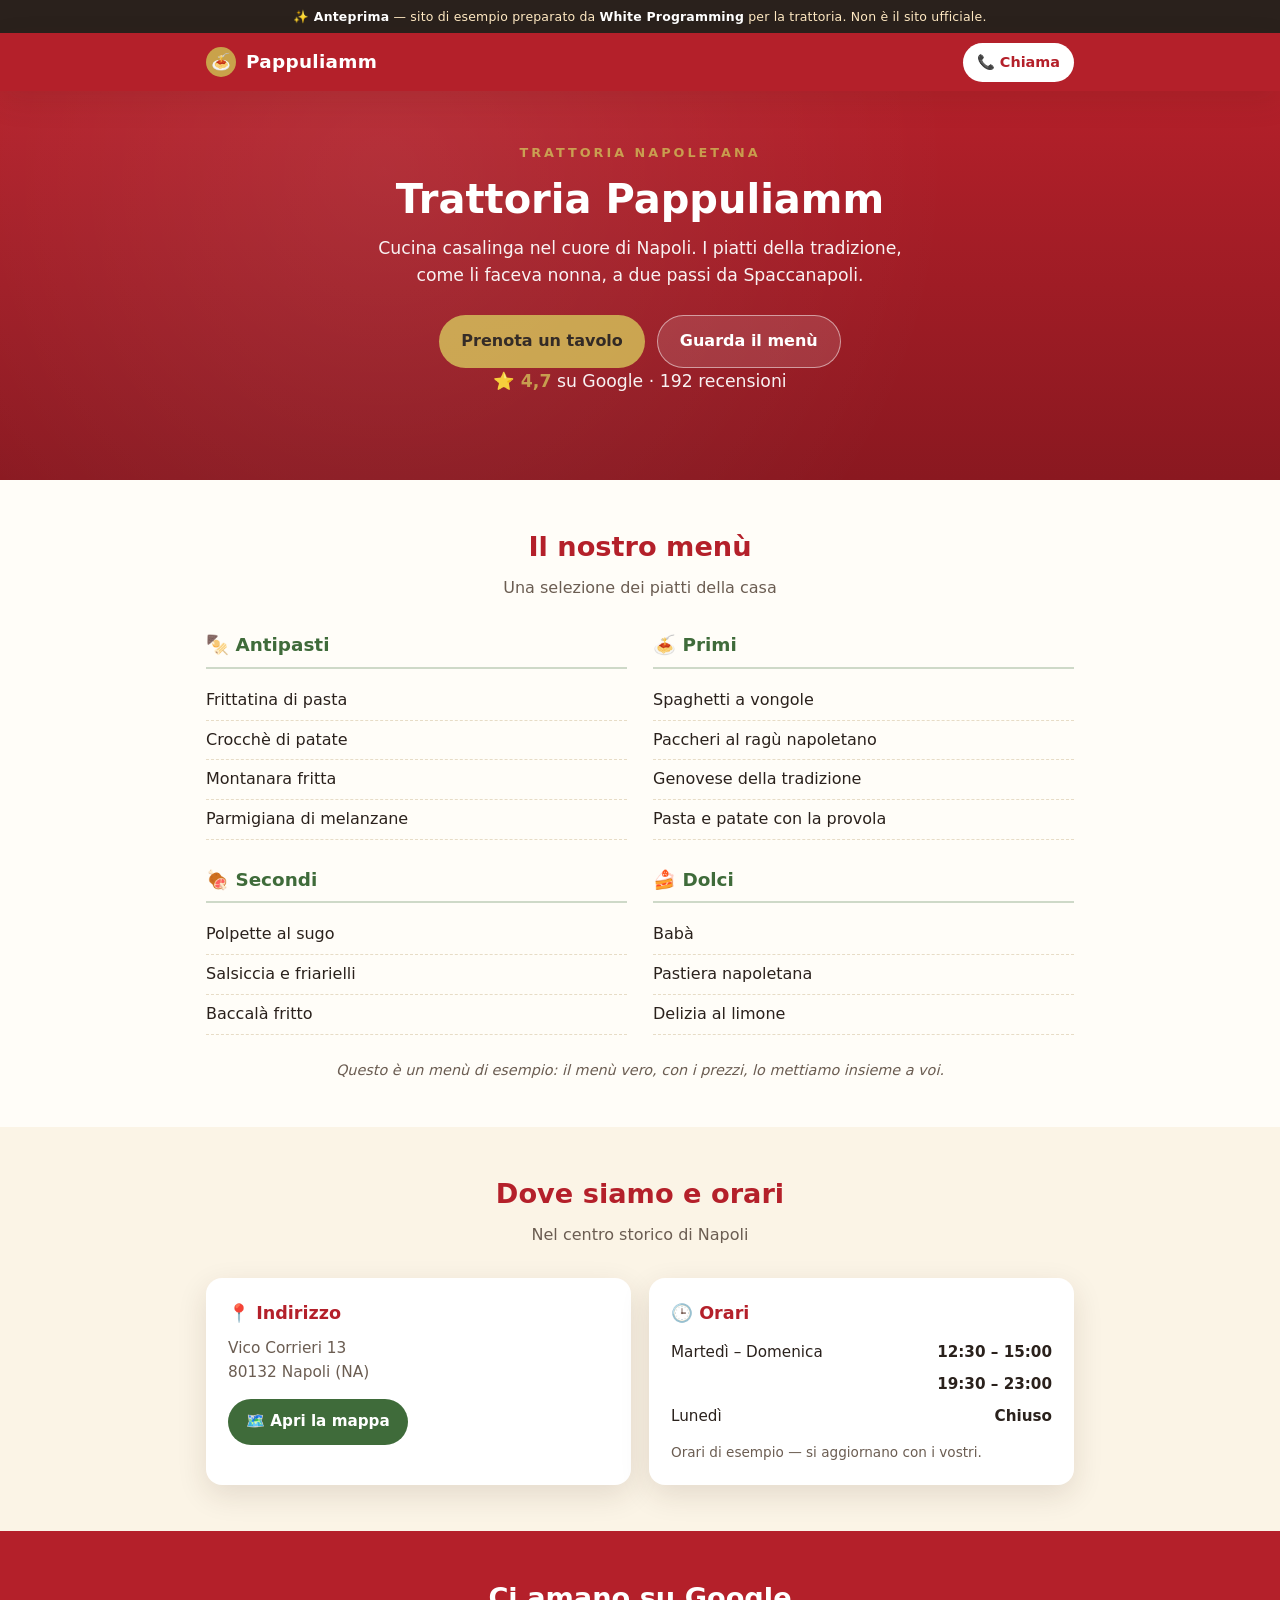
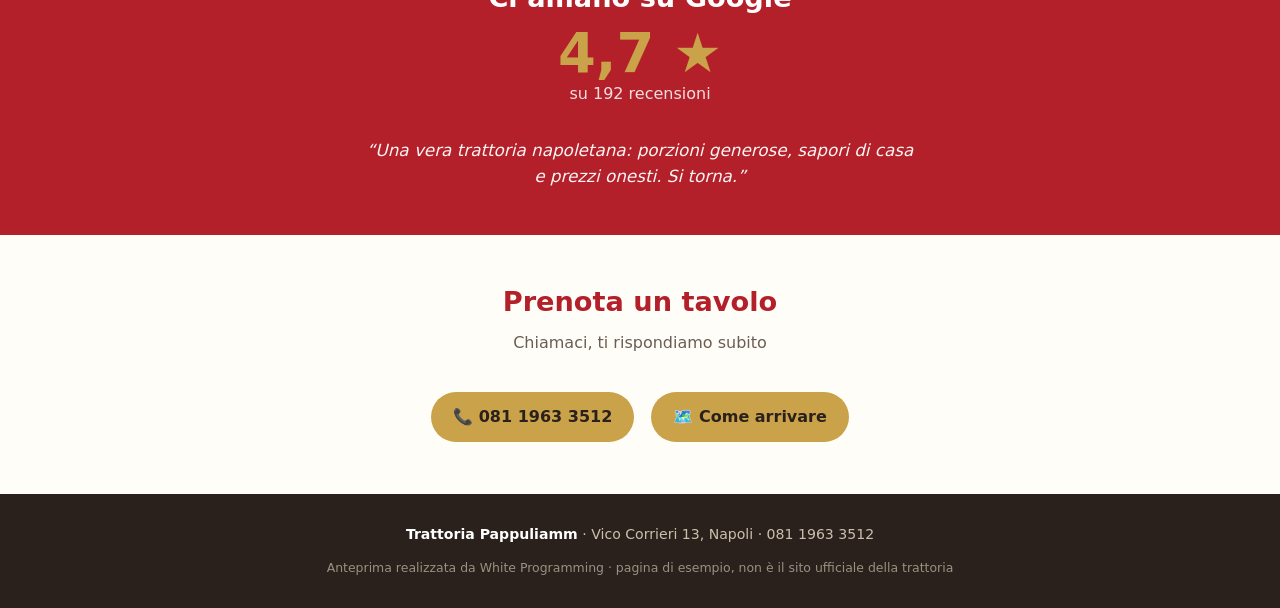
<file: esempi/demo-ristorante.html>
<!doctype html>
<html lang="it">
<head>
<meta charset="utf-8">
<meta name="viewport" content="width=device-width, initial-scale=1">
<title>Trattoria Pappuliamm · Napoli</title>
<meta name="description" content="Trattoria napoletana nel cuore di Napoli. Cucina casalinga, piatti della tradizione. Prenota un tavolo.">
<style>
  :root{
    --rosso:#b4202a; --rosso-scuro:#8a1820; --crema:#fbf4e6; --carta:#fffdf8;
    --verde:#3f6b3a; --oro:#c9a24a; --testo:#2a211c; --grigio:#6b5d52; --ombra:0 10px 30px rgba(60,30,20,.12);
  }
  *{box-sizing:border-box;margin:0;padding:0}
  html{scroll-behavior:smooth}
  body{font-family:'Segoe UI',system-ui,-apple-system,sans-serif;color:var(--testo);background:var(--crema);line-height:1.55;-webkit-font-smoothing:antialiased}
  img{max-width:100%;display:block}
  a{color:inherit}
  .wrap{max-width:900px;margin:0 auto;padding:0 16px}

  /* banner anteprima */
  .demo{background:#2a211c;color:#ffe9c2;font-size:.78rem;text-align:center;padding:7px 16px;letter-spacing:.2px}
  .demo b{color:#fff}

  /* barra in alto */
  header.top{position:sticky;top:0;z-index:20;background:var(--rosso);color:#fff;box-shadow:var(--ombra)}
  .top .wrap{display:flex;align-items:center;justify-content:space-between;height:58px}
  .brand{display:flex;align-items:center;gap:10px;font-weight:800;font-size:1.15rem;text-decoration:none;letter-spacing:.3px}
  .brand .dot{width:30px;height:30px;border-radius:50%;background:var(--oro);display:grid;place-items:center;font-size:1rem}
  .top nav{display:none;gap:22px}
  .top nav a{text-decoration:none;font-weight:600;font-size:.95rem;opacity:.95}
  .call{display:inline-flex;align-items:center;gap:7px;background:#fff;color:var(--rosso);font-weight:800;text-decoration:none;padding:8px 14px;border-radius:999px;font-size:.9rem;white-space:nowrap}

  /* hero */
  .hero{background:linear-gradient(180deg,var(--rosso),var(--rosso-scuro));color:#fff;text-align:center;padding:52px 16px 60px;position:relative;overflow:hidden}
  .hero::after{content:"";position:absolute;inset:0;background:radial-gradient(circle at 30% 20%,rgba(255,255,255,.08),transparent 60%);pointer-events:none}
  .hero .tag{font-size:.8rem;letter-spacing:3px;text-transform:uppercase;color:var(--oro);font-weight:700;margin-bottom:14px}
  .hero h1{font-size:2.5rem;line-height:1.1;font-weight:800;margin-bottom:14px}
  .hero p{max-width:540px;margin:0 auto 26px;font-size:1.08rem;opacity:.94}
  .cta{display:flex;gap:12px;justify-content:center;flex-wrap:wrap}
  .btn{display:inline-flex;align-items:center;gap:8px;text-decoration:none;font-weight:800;padding:13px 22px;border-radius:999px;font-size:1rem;transition:transform .08s}
  .btn:active{transform:scale(.97)}
  .btn.oro{background:var(--oro);color:#2a211c}
  .btn.ghost{background:rgba(255,255,255,.12);color:#fff;border:1.5px solid rgba(255,255,255,.5)}
  .stelle{margin-top:22px;font-size:.95rem;opacity:.95}
  .stelle b{color:var(--oro)}

  section{padding:46px 0}
  h2{font-size:1.7rem;color:var(--rosso);text-align:center;margin-bottom:8px;font-weight:800}
  .sub{text-align:center;color:var(--grigio);margin-bottom:30px}

  /* menu */
  .menu{background:var(--carta)}
  .piatti{display:grid;gap:26px}
  @media(min-width:640px){.piatti{grid-template-columns:1fr 1fr}}
  .cat h3{font-size:1.15rem;color:var(--verde);border-bottom:2px solid rgba(63,107,58,.25);padding-bottom:7px;margin-bottom:12px;display:flex;align-items:center;gap:8px}
  .cat ul{list-style:none}
  .cat li{padding:7px 0;border-bottom:1px dashed #e7dcc6}
  .cat li span{display:block;font-size:.84rem;color:var(--grigio)}
  .nota-menu{text-align:center;color:var(--grigio);font-size:.9rem;margin-top:24px;font-style:italic}

  /* info */
  .info{background:var(--crema)}
  .cards{display:grid;gap:18px}
  @media(min-width:640px){.cards{grid-template-columns:1fr 1fr}}
  .card{background:#fff;border-radius:16px;padding:22px;box-shadow:var(--ombra)}
  .card h3{color:var(--rosso);font-size:1.1rem;margin-bottom:10px;display:flex;align-items:center;gap:8px}
  .card p{color:var(--grigio);font-size:.96rem}
  .card .riga{display:flex;justify-content:space-between;padding:4px 0;font-size:.95rem}
  .card .riga b{color:var(--testo)}
  .map-btn{display:inline-flex;align-items:center;gap:8px;margin-top:14px;background:var(--verde);color:#fff;text-decoration:none;font-weight:700;padding:11px 18px;border-radius:999px;font-size:.95rem}

  /* recensioni */
  .rec{background:var(--rosso);color:#fff;text-align:center}
  .rec h2{color:#fff}
  .big{font-size:3.4rem;font-weight:800;color:var(--oro);line-height:1}
  .rec .sub{color:rgba(255,255,255,.85)}
  .quote{max-width:560px;margin:22px auto 0;font-size:1.05rem;font-style:italic;opacity:.95}

  /* prenota */
  .prenota{background:var(--carta);text-align:center}
  .prenota .btn.oro{margin:6px}

  footer{background:#2a211c;color:#cdbfae;text-align:center;padding:30px 16px;font-size:.88rem}
  footer b{color:#fff}
  footer .mini{margin-top:12px;font-size:.78rem;opacity:.7}
</style>
</head>
<body>

<div class="demo">✨ <b>Anteprima</b> — sito di esempio preparato da <b>White Programming</b> per la trattoria. Non è il sito ufficiale.</div>

<header class="top">
  <div class="wrap">
    <a class="brand" href="#"><span class="dot">🍝</span> Pappuliamm</a>
    <nav>
      <a href="#menu">Menù</a>
      <a href="#dove">Dove siamo</a>
      <a href="#prenota">Prenota</a>
    </nav>
    <a class="call" href="tel:+390811963512">📞 Chiama</a>
  </div>
</header>

<section class="hero">
  <p class="tag">Trattoria napoletana</p>
  <h1>Trattoria Pappuliamm</h1>
  <p>Cucina casalinga nel cuore di Napoli. I piatti della tradizione, come li faceva nonna, a due passi da Spaccanapoli.</p>
  <div class="cta">
    <a class="btn oro" href="#prenota">Prenota un tavolo</a>
    <a class="btn ghost" href="#menu">Guarda il menù</a>
  </div>
  <p class="stelle">⭐ <b>4,7</b> su Google · 192 recensioni</p>
</section>

<section class="menu" id="menu">
  <div class="wrap">
    <h2>Il nostro menù</h2>
    <p class="sub">Una selezione dei piatti della casa</p>
    <div class="piatti">
      <div class="cat">
        <h3>🍢 Antipasti</h3>
        <ul>
          <li>Frittatina di pasta</li>
          <li>Crocchè di patate</li>
          <li>Montanara fritta</li>
          <li>Parmigiana di melanzane</li>
        </ul>
      </div>
      <div class="cat">
        <h3>🍝 Primi</h3>
        <ul>
          <li>Spaghetti a vongole</li>
          <li>Paccheri al ragù napoletano</li>
          <li>Genovese della tradizione</li>
          <li>Pasta e patate con la provola</li>
        </ul>
      </div>
      <div class="cat">
        <h3>🍖 Secondi</h3>
        <ul>
          <li>Polpette al sugo</li>
          <li>Salsiccia e friarielli</li>
          <li>Baccalà fritto</li>
        </ul>
      </div>
      <div class="cat">
        <h3>🍰 Dolci</h3>
        <ul>
          <li>Babà</li>
          <li>Pastiera napoletana</li>
          <li>Delizia al limone</li>
        </ul>
      </div>
    </div>
    <p class="nota-menu">Questo è un menù di esempio: il menù vero, con i prezzi, lo mettiamo insieme a voi.</p>
  </div>
</section>

<section class="info" id="dove">
  <div class="wrap">
    <h2>Dove siamo e orari</h2>
    <p class="sub">Nel centro storico di Napoli</p>
    <div class="cards">
      <div class="card">
        <h3>📍 Indirizzo</h3>
        <p>Vico Corrieri 13<br>80132 Napoli (NA)</p>
        <a class="map-btn" href="https://www.google.com/maps/search/?api=1&query=Trattoria%20Pappuliamm%20Vico%20Corrieri%2013%20Napoli" target="_blank" rel="noopener">🗺️ Apri la mappa</a>
      </div>
      <div class="card">
        <h3>🕒 Orari</h3>
        <div class="riga"><span>Martedì – Domenica</span><b>12:30 – 15:00</b></div>
        <div class="riga"><span></span><b>19:30 – 23:00</b></div>
        <div class="riga"><span>Lunedì</span><b>Chiuso</b></div>
        <p style="margin-top:10px;font-size:.85rem">Orari di esempio — si aggiornano con i vostri.</p>
      </div>
    </div>
  </div>
</section>

<section class="rec">
  <div class="wrap">
    <h2>Ci amano su Google</h2>
    <div class="big">4,7 ★</div>
    <p class="sub">su 192 recensioni</p>
    <p class="quote">“Una vera trattoria napoletana: porzioni generose, sapori di casa e prezzi onesti. Si torna.”</p>
  </div>
</section>

<section class="prenota" id="prenota">
  <div class="wrap">
    <h2>Prenota un tavolo</h2>
    <p class="sub">Chiamaci, ti rispondiamo subito</p>
    <a class="btn oro" href="tel:+390811963512">📞 081 1963 3512</a>
    <a class="btn oro" href="https://www.google.com/maps/search/?api=1&query=Trattoria%20Pappuliamm%20Napoli" target="_blank" rel="noopener">🗺️ Come arrivare</a>
  </div>
</section>

<footer>
  <b>Trattoria Pappuliamm</b> · Vico Corrieri 13, Napoli · 081 1963 3512
  <div class="mini">Anteprima realizzata da White Programming · pagina di esempio, non è il sito ufficiale della trattoria</div>
</footer>

</body>
</html>
</file>
<file: stile.css>
:root {
  --bg:#0e141d; --panel:#161f2b; --panel2:#1c2735; --line:#263345; --ink:#eef2f7; --muted:#97a3b6;
  --gold:#22d3ee; --gold2:#67e8f9; --blue:#6fa8ff; --green:#5fd08f; --red:#ff7b7b;
  --maxw:1120px; --gut: max(16px, calc(50% - 560px));
  color-scheme: dark;
}
* { box-sizing:border-box; margin:0; padding:0; }
html { scroll-behavior:smooth; }
body { background:var(--bg); color:var(--ink); line-height:1.55;
  font-family:"Segoe UI", system-ui, -apple-system, Roboto, Arial, sans-serif;
  background-image: linear-gradient(rgba(38,51,69,.30) 1px, transparent 1px), linear-gradient(90deg, rgba(38,51,69,.30) 1px, transparent 1px);
  background-size:48px 48px; -webkit-font-smoothing:antialiased; }
a { color:var(--gold2); }
b { color:#dfe6ef; font-weight:700; }
html[data-l="it"] [lang="en"], html[data-l="en"] [lang="it"] { display:none !important; }

/* ---------- header ---------- */
.top { position:sticky; top:0; z-index:20; display:flex; align-items:center; gap:24px; padding:13px var(--gut);
  background:rgba(14,20,29,.82); backdrop-filter:blur(10px); border-bottom:1px solid var(--line); }
.brand { display:flex; align-items:center; gap:10px; color:var(--ink); text-decoration:none; font-weight:700; letter-spacing:-.01em; }
.brand img { border-radius:8px; }
.top nav { display:flex; gap:22px; margin-left:auto; }
.top nav a { color:var(--muted); text-decoration:none; font-size:15px; transition:color .15s; }
.top nav a:hover { color:var(--ink); }
.langs { display:flex; border:1px solid var(--line); border-radius:999px; overflow:hidden; }
.brand + .langs { margin-left:auto; }
.top nav + .langs { margin-left:0; }
.langs button { background:none; border:0; color:var(--muted); padding:6px 12px; font:600 13px inherit; cursor:pointer; }
.langs button.on { background:var(--gold); color:#04181c; }

/* ---------- layout ---------- */
main { max-width:var(--maxw); margin:0 auto; padding:0 16px; }
section { padding:76px 0 20px; position:relative; }
.eyebrow { font-family:"Cascadia Code", Consolas, monospace; color:var(--gold); font-size:13px; letter-spacing:.14em; text-transform:uppercase; margin-bottom:10px; }
.eyebrow.mt { margin-top:48px; }
h1 { font-size:clamp(40px, 7.2vw, 74px); line-height:1.03; letter-spacing:-.025em; margin:14px 0 20px; font-weight:800; max-width:16ch; }
h1 em, h2 em { font-style:normal; color:var(--gold); }
h2 { font-size:clamp(28px, 4.2vw, 42px); letter-spacing:-.02em; margin-bottom:26px; max-width:20ch; }
h3 { font-size:19px; margin-bottom:6px; letter-spacing:-.01em; }
.sub { color:#c3ccd9; font-size:clamp(17px, 2.1vw, 21px); max-width:60ch; }
.note { color:var(--muted); margin:0 0 20px; } .note.center { text-align:center; margin-top:18px; }
.small { font-size:14px; color:var(--muted); } .center { text-align:center; }

/* ---------- hero ---------- */
.hero { padding:104px 0 36px; }
.hero-glow { position:absolute; top:-120px; left:50%; transform:translateX(-50%); width:min(900px,90vw); height:520px; z-index:-1;
  background:radial-gradient(ellipse at center, rgba(34,211,238,.16), rgba(34,211,238,0) 62%); pointer-events:none; filter:blur(6px); }
.tag { font-family:"Cascadia Code", Consolas, monospace; color:var(--gold); font-size:15px; letter-spacing:.04em; }
.cta { display:flex; flex-wrap:wrap; gap:12px; margin-top:30px; }
.btn { display:inline-block; padding:14px 24px; border-radius:12px; border:1px solid var(--line); background:var(--panel2); color:var(--ink);
  text-decoration:none; font-weight:700; transition:transform .12s, border-color .15s, background .15s, box-shadow .15s; }
.btn:hover { transform:translateY(-2px); border-color:var(--muted); }
.btn.ghost { background:transparent; }
.btn.gold { background:var(--gold); border-color:var(--gold); color:#04181c; box-shadow:0 8px 24px rgba(34,211,238,.20); }
.btn.gold:hover { background:var(--gold2); box-shadow:0 12px 30px rgba(34,211,238,.30); }
.btn.big { font-size:18px; padding:16px 30px; }
.badges { list-style:none; display:flex; flex-wrap:wrap; gap:10px; margin-top:28px; }
.badges li { font-size:14px; color:#cdd6e2; padding:7px 14px; border:1px solid var(--line); border-radius:999px; background:rgba(28,39,53,.6);
  position:relative; padding-left:30px; }
.badges li::before { content:"✓"; position:absolute; left:12px; color:var(--gold); font-weight:800; }

/* ---------- cards / services ---------- */
.grid4 { display:grid; grid-template-columns:repeat(auto-fit, minmax(240px, 1fr)); gap:16px; }
.grid3 { display:grid; grid-template-columns:repeat(auto-fit, minmax(260px, 1fr)); gap:16px; }
.card { background:var(--panel); border:1px solid var(--line); border-radius:16px; padding:22px; transition:transform .15s, border-color .15s, background .15s; }
.card:hover { transform:translateY(-3px); border-color:#36475d; background:var(--panel2); }
.card p { color:var(--muted); font-size:15px; }
.ic { width:46px; height:46px; border-radius:12px; margin-bottom:14px; box-shadow: inset -5px -5px 0 rgba(0,0,0,.25), inset 5px 5px 0 rgba(255,255,255,.18); }
.b{background:linear-gradient(135deg,#b9d4ff,var(--blue) 55%,#3a6cc0)} .g{background:linear-gradient(135deg,#8fe3b1,var(--green) 55%,#2f8f58)}
.y{background:linear-gradient(135deg,#a8ecf6,#22d3ee 55%,#0e8aa0)} .s{background:linear-gradient(135deg,#c9ced6,#8d96a3 55%,#5d6571)}

/* ---------- showcase (esempio sito) ---------- */
.showcase { display:grid; grid-template-columns:1.25fr 1fr; gap:34px; align-items:center;
  background:linear-gradient(135deg, rgba(34,211,238,.06), rgba(22,31,43,.7)); border:1px solid var(--line); border-radius:22px; padding:26px; }
.shot { display:block; border-radius:12px; overflow:hidden; border:1px solid var(--line); background:#0a0f16; text-decoration:none;
  box-shadow:0 20px 50px rgba(0,0,0,.4); transition:transform .18s; }
.shot:hover { transform:translateY(-4px); }
.frame-bar { display:flex; gap:7px; align-items:center; padding:10px 12px; background:#131b26; border-bottom:1px solid var(--line); }
.frame-bar i { width:11px; height:11px; border-radius:50%; background:#3a4658; }
.frame-bar i:first-child { background:#ff5f57; } .frame-bar i:nth-child(2) { background:#febc2e; } .frame-bar i:nth-child(3) { background:#28c840; }
.shot img { width:100%; display:block; }
.showcase-txt h3 { font-size:24px; margin:10px 0 8px; }
.showcase-txt p { color:#c3ccd9; margin-bottom:12px; }
.showcase-txt .hl { color:#e9eef5; }
.pill-live { display:inline-block; font-size:12.5px; font-weight:700; letter-spacing:.05em; text-transform:uppercase; color:var(--gold);
  border:1px solid rgba(34,211,238,.45); border-radius:999px; padding:5px 12px; }
.showcase-txt .btn { margin-top:16px; }
.showcase.alt { grid-template-columns:1fr 1.25fr; margin-top:20px; }
.showcase.alt .shot { order:2; }

/* ---------- work (progetti miei) ---------- */
.work { background:var(--panel); border:1px solid var(--line); border-radius:16px; padding:0; overflow:hidden; transition:transform .15s, border-color .15s; }
.work:hover { transform:translateY(-3px); border-color:#36475d; }
.work img { width:100%; aspect-ratio:16/10; object-fit:cover; object-position:top; display:block; border-bottom:1px solid var(--line); }
.work h3, .work p { padding:0 20px; } .work h3 { margin-top:16px; } .work p { padding-bottom:20px; color:var(--muted); font-size:15px; }
.work a { display:inline-block; margin-top:6px; font-weight:600; }

/* ---------- promesse ---------- */
.promesse .promise { background:var(--panel); border:1px solid var(--line); border-radius:16px; padding:22px; position:relative; padding-left:22px; }
.promise h3 { padding-left:26px; position:relative; }
.promise h3::before { content:"✓"; position:absolute; left:0; top:0; color:var(--gold); font-weight:800; }
.promise p { color:var(--muted); font-size:15px; padding-left:26px; }

/* ---------- pagamento ---------- */
.steps { list-style:none; display:grid; grid-template-columns:repeat(auto-fit, minmax(240px, 1fr)); gap:16px; }
.steps li { display:flex; gap:14px; background:var(--panel); border:1px solid var(--line); border-radius:16px; padding:20px; }
.steps b { flex:0 0 auto; width:34px; height:34px; border-radius:50%; background:var(--gold); color:#04181c; display:grid; place-items:center; font-weight:800; }
.steps p { color:var(--muted); font-size:15px; }
.paybox { margin:22px 0 14px; display:grid; grid-template-columns:1fr auto; gap:10px 24px; align-items:center; padding:26px;
  border-radius:18px; border:1px solid rgba(34,211,238,.45); background:linear-gradient(135deg, rgba(34,211,238,.10), rgba(22,31,43,.9)); }
.paybox p { color:var(--muted); }
.paybox .small { grid-column:1 / -1; }

/* ---------- contatti ---------- */
.contacts .link { text-decoration:none; color:var(--ink); }
.contacts .link:hover { border-color:var(--gold); }
.contacts .wa { border-color:rgba(95,208,143,.5); background:linear-gradient(135deg, rgba(95,208,143,.12), var(--panel)); }
.contacts .wa h3 { color:var(--green); }

/* ---------- footer ---------- */
footer { max-width:var(--maxw); margin:56px auto 0; padding:24px 16px 40px; display:flex; justify-content:space-between; gap:12px; flex-wrap:wrap;
  color:var(--muted); font-size:14px; border-top:1px solid var(--line); }

/* ---------- reveal animation (visibile anche senza JS) ---------- */
.reveal { transition:opacity .6s ease, transform .6s ease; }
.js .reveal { opacity:0; transform:translateY(18px); }
.reveal.in { opacity:1; transform:none; }
@media (prefers-reduced-motion: reduce) { .js .reveal { opacity:1; transform:none; transition:none; } .btn, .card, .work, .shot { transition:none; } }

/* ---------- pagine termini/privacy ---------- */
.doc { max-width:760px; margin:0 auto; padding:56px 16px; }
.doc h1 { font-size:clamp(30px, 5vw, 44px); max-width:none; }
.doc h2 { font-size:22px; margin:30px 0 8px; }
.doc p, .doc li { color:#c9d2de; margin-bottom:10px; }
.doc ul { padding-left:22px; }
.doc .small { margin-bottom:24px; }

/* ---------- responsive ---------- */
@media (max-width: 860px) {
  .showcase, .showcase.alt { grid-template-columns:1fr; gap:22px; }
  .showcase.alt .shot { order:0; }
}
@media (max-width: 720px) {
  .top { gap:12px; } .top nav { display:none; } .langs { margin-left:auto; }
  .brand span { font-size:15px; }
  section { padding-top:58px; } .hero { padding-top:68px; }
  h1 { margin-top:10px; }
  .paybox { grid-template-columns:1fr; } .paybox .btn { text-align:center; }
  .cta .btn { flex:1 1 auto; text-align:center; }
}

/* ---------- prezzi ---------- */
.prezzi .card { display:flex; flex-direction:column; }
.prezzi .price { display:block; font-size:30px; font-weight:800; color:var(--gold); letter-spacing:-.02em; margin:2px 0 12px; }
.prezzi .price small { font-size:14px; font-weight:600; color:var(--muted); letter-spacing:0; }

/* ---------- faq ---------- */
.faq details { background:var(--panel); border:1px solid var(--line); border-radius:14px; padding:2px 18px; margin-bottom:12px; transition:border-color .15s; }
.faq details[open] { border-color:#36475d; }
.faq summary { cursor:pointer; list-style:none; padding:16px 0; font-weight:700; font-size:17px; display:flex; align-items:center; gap:12px; color:var(--ink); }
.faq summary::-webkit-details-marker { display:none; }
.faq summary::before { content:"+"; color:var(--gold); font-weight:800; font-size:22px; line-height:1; width:18px; flex:0 0 auto; text-align:center; }
.faq details[open] summary::before { content:"–"; }
.faq details p { color:var(--muted); font-size:15.5px; line-height:1.55; padding:0 0 18px 30px; margin:0; }

/* ---------- griglia altri esempi ---------- */
.ex-grid { display:grid; grid-template-columns:repeat(auto-fit, minmax(240px, 1fr)); gap:16px; margin-top:14px; }
.ex { display:block; text-decoration:none; background:var(--panel); border:1px solid var(--line); border-radius:16px; overflow:hidden; transition:transform .15s, border-color .15s; }
.ex:hover { transform:translateY(-3px); border-color:#36475d; }
.ex-shot { display:block; background:#0a0f16; }
.ex-shot img { width:100%; height:150px; object-fit:cover; object-position:top; display:block; }
.ex-cap { display:flex; flex-direction:column; gap:2px; padding:13px 16px; }
.ex-cap b { color:var(--ink); font-size:15px; }
.ex-cap small { color:var(--muted); font-size:13px; }

/* ---------- menu social ---------- */
.social { display:flex; gap:9px; align-items:center; }
.social a { display:inline-flex; align-items:center; justify-content:center; width:38px; height:38px; border-radius:10px;
  border:1px solid var(--line); color:var(--muted); background:var(--panel2);
  transition:color .15s, border-color .15s, transform .12s, background .15s; }
.social a:hover { color:var(--gold); border-color:var(--gold); background:var(--panel); transform:translateY(-2px); }
.social a svg { width:20px; height:20px; display:block; }
.social-top { margin-left:4px; }
.social-top a { width:34px; height:34px; border-radius:9px; }
.social-top a svg { width:18px; height:18px; }
@media (max-width: 980px) { .social-top { display:none; } }
footer .social a { width:34px; height:34px; }
/* icone nelle card contatti */
.contacts .ic-social { display:inline-flex; align-items:center; justify-content:center; width:42px; height:42px; border-radius:12px;
  background:var(--panel2); border:1px solid var(--line); color:var(--gold); margin-bottom:12px; transition:border-color .15s; }
.contacts .ic-social svg { width:23px; height:23px; display:block; }
.contacts .card.link:hover .ic-social { border-color:var(--gold); }
.contacts .wa .ic-social { color:var(--green); }

/* ---------- pulsante "Richiedi" nelle card servizi ---------- */
.card { display:flex; flex-direction:column; }
.card-cta { margin-top:auto; padding-top:14px; color:var(--gold); font-weight:700; font-size:15px; text-decoration:none;
  align-self:flex-start; transition:color .15s, transform .12s; }
.card-cta:hover { color:var(--gold2); transform:translateX(2px); }

/* ---------- modulo richiesta ---------- */
.richiesta { background:linear-gradient(135deg, rgba(34,211,238,.06), rgba(22,31,43,.7));
  border:1px solid var(--line); border-radius:22px; padding:26px; margin:6px 0 10px; max-width:720px; }
.richiesta .f-row { display:grid; grid-template-columns:1fr 1fr; gap:16px; }
.f-field { display:block; margin-bottom:16px; }
.f-field > span { display:block; font-size:14px; font-weight:600; color:#cdd6e2; margin-bottom:7px; }
.f-field > span small { font-weight:500; color:var(--muted); }
.richiesta input, .richiesta textarea { width:100%; background:var(--bg); color:var(--ink); border:1px solid var(--line);
  border-radius:12px; padding:13px 14px; font:inherit; font-size:15px; transition:border-color .15s, box-shadow .15s; }
.richiesta input::placeholder, .richiesta textarea::placeholder { color:#6f7c8f; }
.richiesta input:focus, .richiesta textarea:focus { outline:none; border-color:var(--gold); box-shadow:0 0 0 3px rgba(34,211,238,.15); }
.richiesta textarea { resize:vertical; min-height:110px; }
.richiesta .btn { margin-top:4px; cursor:pointer; border:1px solid var(--gold); }
.req-tag { display:inline-block; font-size:14px; color:var(--muted); background:var(--panel2); border:1px solid var(--line);
  border-radius:999px; padding:6px 14px; margin:0 0 18px; }
.req-tag b { color:var(--gold); }
.req-note { margin-top:14px; }
@media (max-width: 560px) { .richiesta { padding:20px; } .richiesta .f-row { grid-template-columns:1fr; } }

/* ---------- tasto WhatsApp fisso ---------- */
.wa-float { position:fixed; right:max(18px, env(safe-area-inset-right, 0px)); bottom:max(18px, env(safe-area-inset-bottom, 0px)); z-index:30;
  display:inline-flex; align-items:center; gap:9px; padding:12px 18px 12px 14px; border-radius:999px;
  background:#25d366; color:#06210f; font-weight:700; text-decoration:none; box-shadow:0 10px 28px rgba(0,0,0,.35);
  transition:transform .12s, box-shadow .15s; }
.wa-float:hover { transform:translateY(-2px); box-shadow:0 14px 34px rgba(0,0,0,.45); }
.wa-float svg { width:24px; height:24px; display:block; }
@media (max-width: 560px) { .wa-float { padding:14px; } .wa-float span { display:none; } }
</file>
